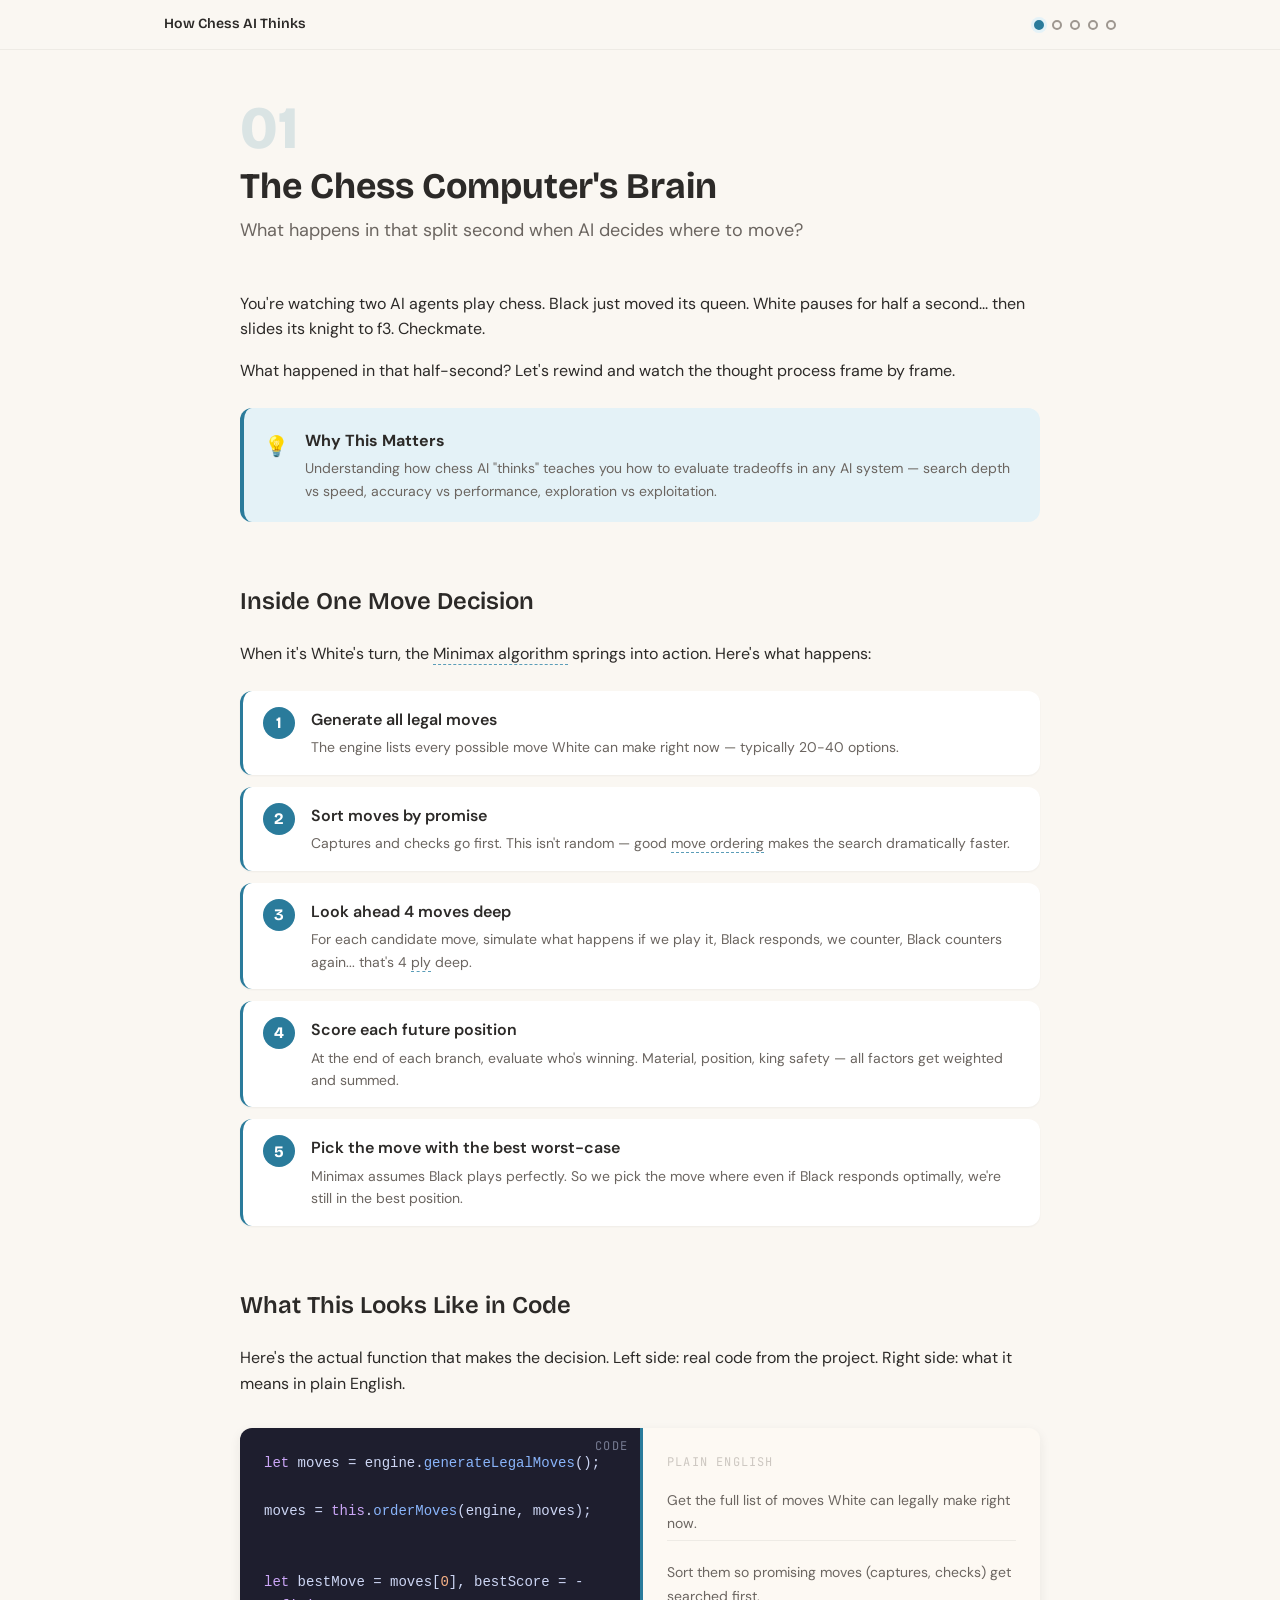
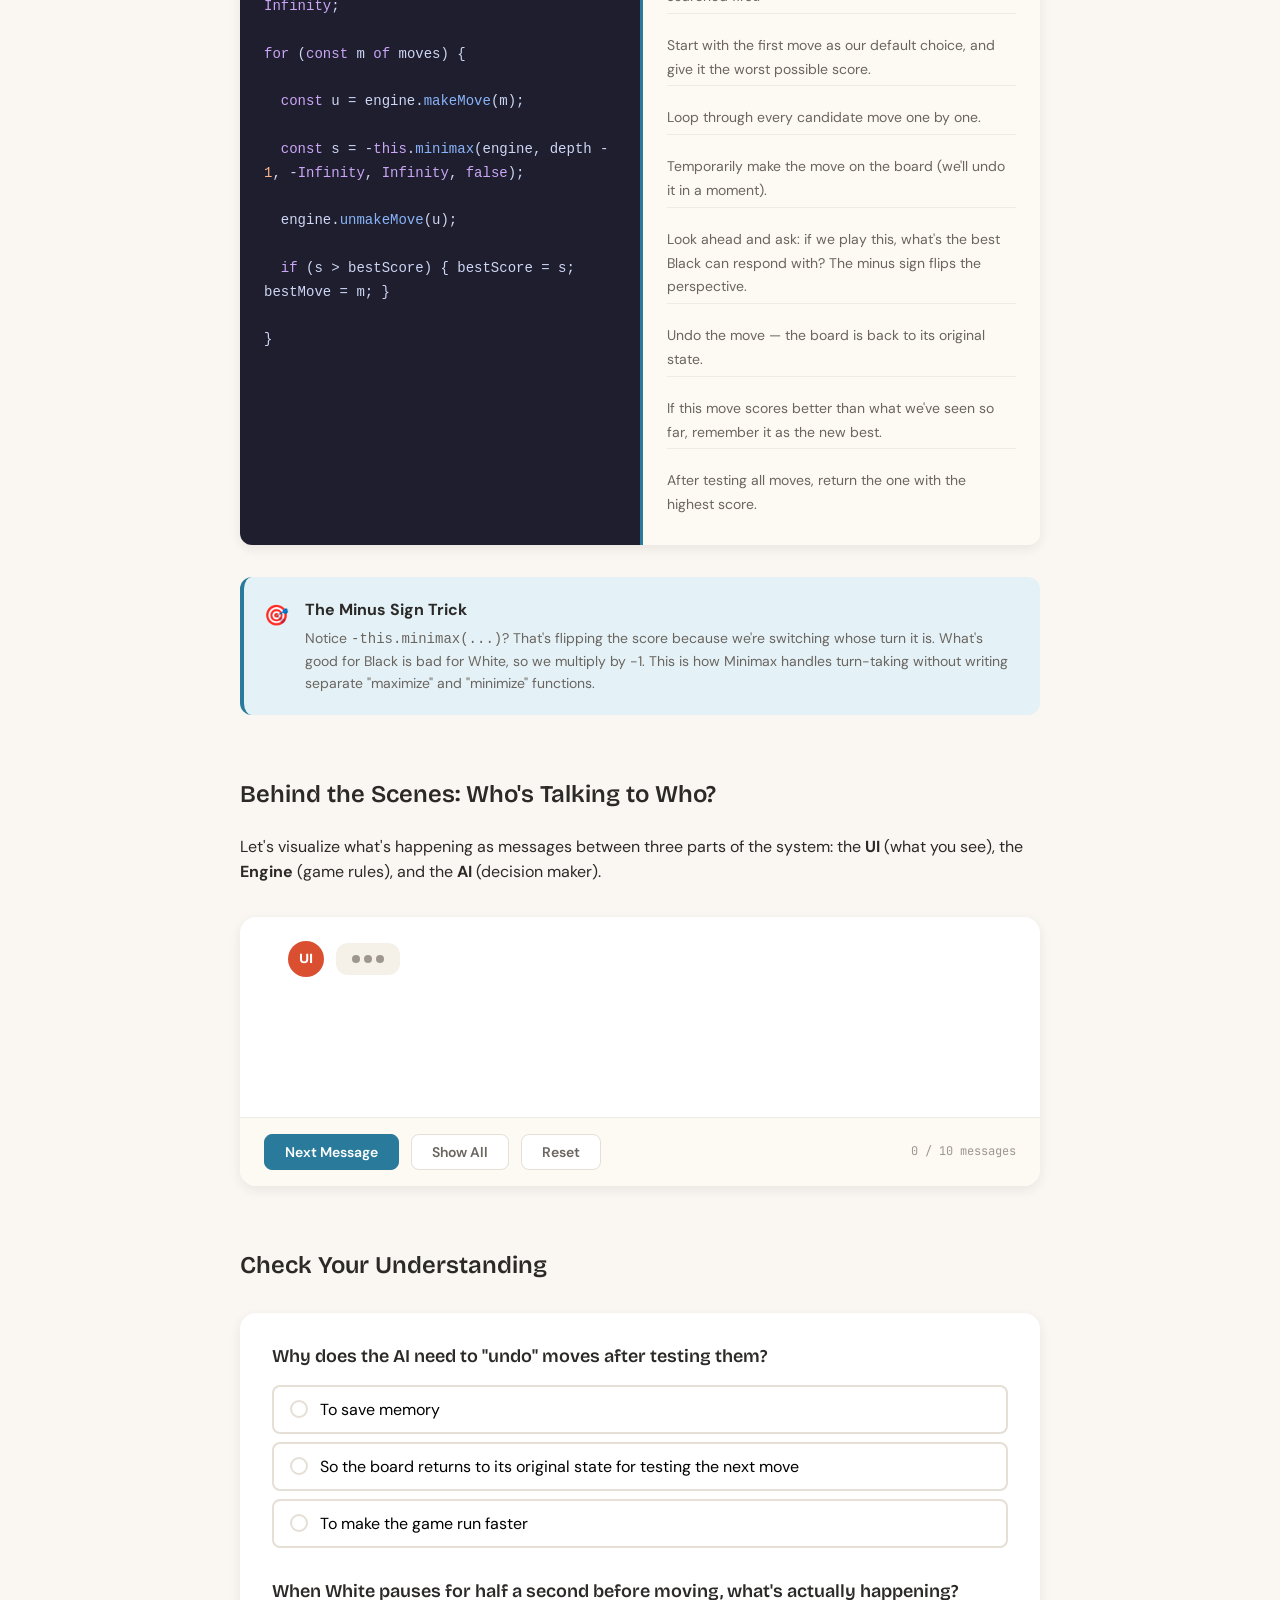
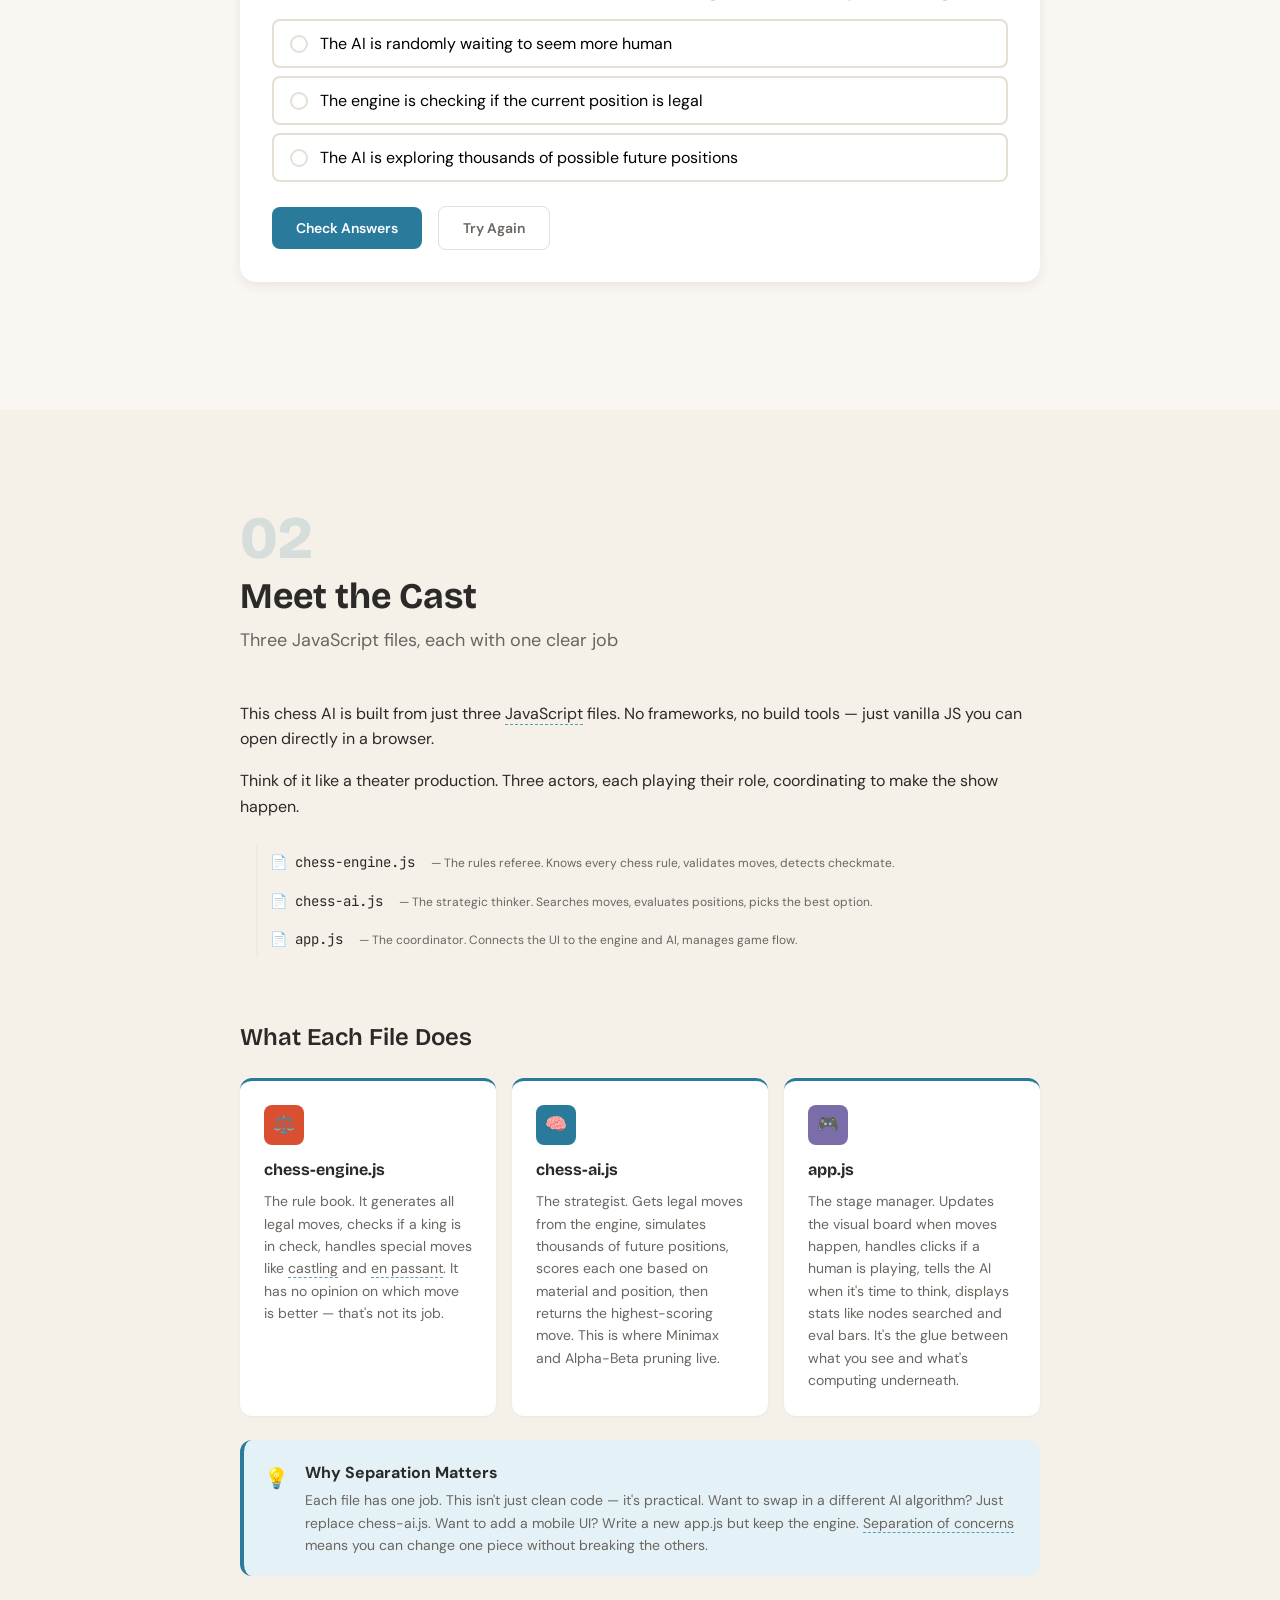
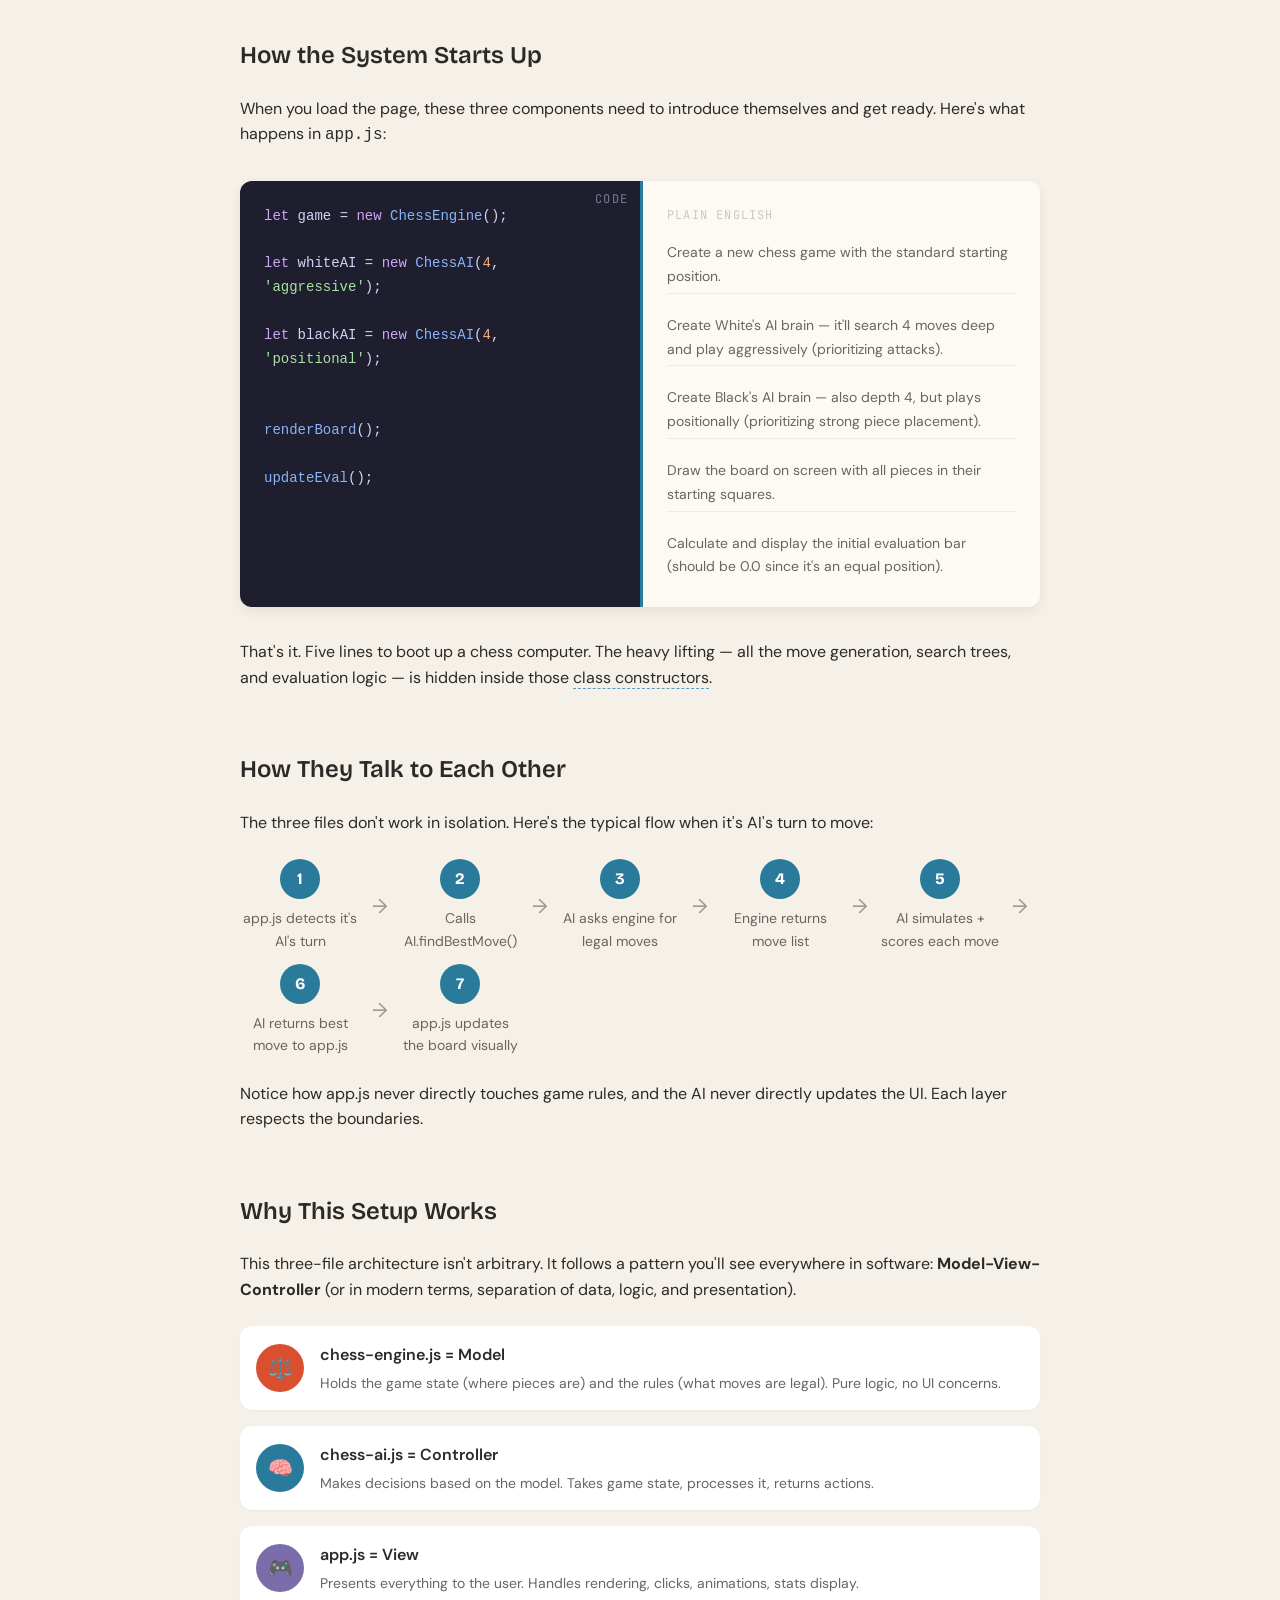
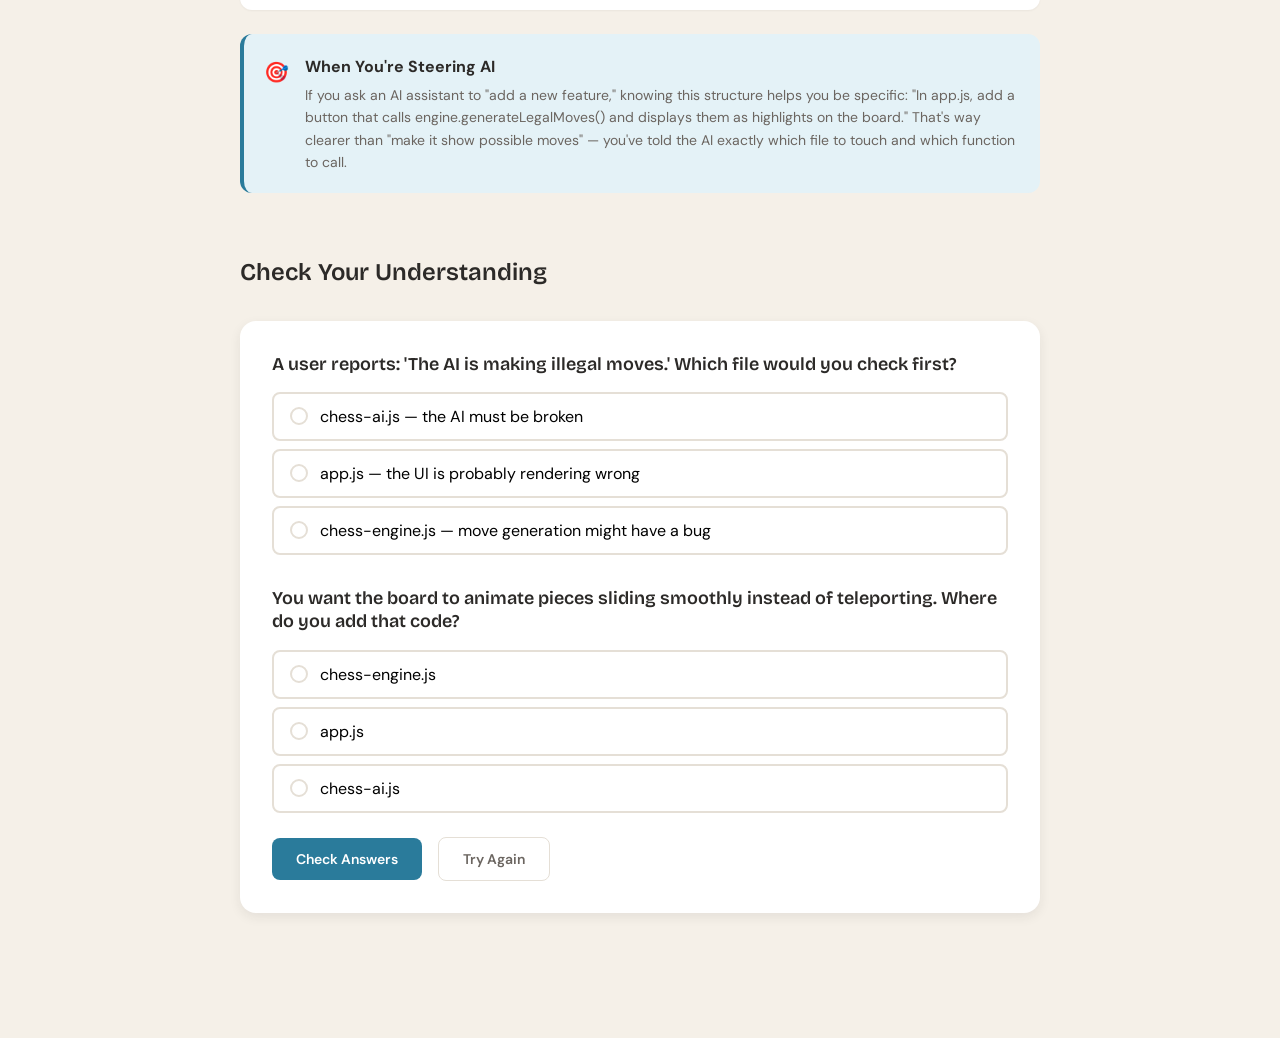
<file: course/index.html>
<!DOCTYPE html>
<html lang="en">
<head>
  <meta charset="UTF-8">
  <meta name="viewport" content="width=device-width, initial-scale=1.0">
  <title>How Chess AI Thinks — Inside the Minimax Algorithm</title>

  <!-- Google Fonts: Bricolage Grotesque · DM Sans · JetBrains Mono -->
  <link rel="preconnect" href="https://fonts.googleapis.com">
  <link rel="preconnect" href="https://fonts.gstatic.com" crossorigin>
  <link href="https://fonts.googleapis.com/css2?family=Bricolage+Grotesque:opsz,wght@12..96,400;12..96,600;12..96,700;12..96,800&family=DM+Sans:ital,opsz,wght@0,9..40,300;0,9..40,400;0,9..40,500;0,9..40,600;0,9..40,700;1,9..40,400;1,9..40,500&family=JetBrains+Mono:wght@400;500;600&display=swap" rel="stylesheet">

  <link rel="stylesheet" href="styles.css">

  <style>
    :root {
      --color-accent:       #2A7B9B;
      --color-accent-hover: #1F6280;
      --color-accent-light: #E4F2F7;
      --color-accent-muted: #5A9DB8;
    }
  </style>

  <script src="main.js" defer></script>
</head>
<body>

  <nav class="nav" id="nav">
    <div class="progress-bar" id="progress-bar" role="progressbar" aria-valuenow="0" aria-valuemin="0" aria-valuemax="100"></div>
    <div class="nav-inner">
      <span class="nav-title">How Chess AI Thinks</span>
      <div class="nav-dots" id="nav-dots" role="tablist">
        <button class="nav-dot" data-target="module-1" data-tooltip="The Chess Computer's Brain" role="tab" aria-label="Module 1: The Chess Computer's Brain"></button>
        <button class="nav-dot" data-target="module-2" data-tooltip="Meet the Cast" role="tab" aria-label="Module 2: Meet the Cast"></button>
        <button class="nav-dot" data-target="module-3" data-tooltip="The Crystal Ball" role="tab" aria-label="Module 3: The Crystal Ball"></button>
        <button class="nav-dot" data-target="module-4" data-tooltip="Three Personalities" role="tab" aria-label="Module 4: Three Personalities"></button>
        <button class="nav-dot" data-target="module-5" data-tooltip="When Things Break" role="tab" aria-label="Module 5: When Things Break"></button>
      </div>
    </div>
  </nav>

  <main id="main">
    <!-- modules/*.html content is assembled here by build.sh -->
<section class="module" id="module-1" style="background: var(--color-bg);">
  <div class="module-content">

    <header class="module-header animate-in">
      <span class="module-number">01</span>
      <h1 class="module-title">The Chess Computer's Brain</h1>
      <p class="module-subtitle">What happens in that split second when AI decides where to move?</p>
    </header>

    <!-- Screen 1: Opening Hook -->
    <div class="screen animate-in">
      <p>You're watching two AI agents play chess. Black just moved its queen. White pauses for half a second... then slides its knight to f3. Checkmate.</p>

      <p>What happened in that half-second? Let's rewind and watch the thought process frame by frame.</p>

      <div class="callout callout-accent">
        <span class="callout-icon">💡</span>
        <div class="callout-content">
          <span class="callout-title">Why This Matters</span>
          <p>Understanding how chess AI "thinks" teaches you how to evaluate tradeoffs in any AI system — search depth vs speed, accuracy vs performance, exploration vs exploitation.</p>
        </div>
      </div>
    </div>

    <!-- Screen 2: The Move Decision Process -->
    <div class="screen animate-in">
      <h2 class="screen-heading">Inside One Move Decision</h2>

      <p>When it's White's turn, the <span class="term" data-definition="Minimax is a decision-making algorithm that assumes both players play perfectly. It explores possible moves by minimizing the maximum possible loss.">Minimax algorithm</span> springs into action. Here's what happens:</p>

      <div class="step-cards stagger-children">
        <div class="step-card animate-in">
          <div class="step-num">1</div>
          <div class="step-body">
            <strong>Generate all legal moves</strong>
            <p>The engine lists every possible move White can make right now — typically 20-40 options.</p>
          </div>
        </div>
        <div class="step-card animate-in">
          <div class="step-num">2</div>
          <div class="step-body">
            <strong>Sort moves by promise</strong>
            <p>Captures and checks go first. This isn't random — good <span class="term" data-definition="Move ordering is sorting moves so the best ones are searched first, making Alpha-Beta pruning more effective.">move ordering</span> makes the search dramatically faster.</p>
          </div>
        </div>
        <div class="step-card animate-in">
          <div class="step-num">3</div>
          <div class="step-body">
            <strong>Look ahead 4 moves deep</strong>
            <p>For each candidate move, simulate what happens if we play it, Black responds, we counter, Black counters again... that's 4 <span class="term" data-definition="Ply is a single move by one player. A move by White and Black's response is 2 ply. Depth 4 means looking 4 ply (2 full moves) ahead.">ply</span> deep.</p>
          </div>
        </div>
        <div class="step-card animate-in">
          <div class="step-num">4</div>
          <div class="step-body">
            <strong>Score each future position</strong>
            <p>At the end of each branch, evaluate who's winning. Material, position, king safety — all factors get weighted and summed.</p>
          </div>
        </div>
        <div class="step-card animate-in">
          <div class="step-num">5</div>
          <div class="step-body">
            <strong>Pick the move with the best worst-case</strong>
            <p>Minimax assumes Black plays perfectly. So we pick the move where even if Black responds optimally, we're still in the best position.</p>
          </div>
        </div>
      </div>
    </div>

    <!-- Screen 3: Code Translation -->
    <div class="screen animate-in">
      <h2 class="screen-heading">What This Looks Like in Code</h2>

      <p>Here's the actual function that makes the decision. Left side: real code from the project. Right side: what it means in plain English.</p>

      <div class="translation-block">
        <div class="translation-code">
          <span class="translation-label">CODE</span>
          <pre><code><span class="code-line"><span class="code-keyword">let</span> moves = engine.<span class="code-function">generateLegalMoves</span>();</span>
<span class="code-line">moves = <span class="code-keyword">this</span>.<span class="code-function">orderMoves</span>(engine, moves);</span>
<span class="code-line"></span>
<span class="code-line"><span class="code-keyword">let</span> bestMove = moves[<span class="code-number">0</span>], bestScore = -<span class="code-keyword">Infinity</span>;</span>
<span class="code-line"><span class="code-keyword">for</span> (<span class="code-keyword">const</span> m <span class="code-keyword">of</span> moves) {</span>
<span class="code-line">  <span class="code-keyword">const</span> u = engine.<span class="code-function">makeMove</span>(m);</span>
<span class="code-line">  <span class="code-keyword">const</span> s = -<span class="code-keyword">this</span>.<span class="code-function">minimax</span>(engine, depth - <span class="code-number">1</span>, -<span class="code-keyword">Infinity</span>, <span class="code-keyword">Infinity</span>, <span class="code-keyword">false</span>);</span>
<span class="code-line">  engine.<span class="code-function">unmakeMove</span>(u);</span>
<span class="code-line">  <span class="code-keyword">if</span> (s > bestScore) { bestScore = s; bestMove = m; }</span>
<span class="code-line">}</span></code></pre>
        </div>
        <div class="translation-english">
          <span class="translation-label">PLAIN ENGLISH</span>
          <div class="translation-lines">
            <p class="tl">Get the full list of moves White can legally make right now.</p>
            <p class="tl">Sort them so promising moves (captures, checks) get searched first.</p>
            <p class="tl">Start with the first move as our default choice, and give it the worst possible score.</p>
            <p class="tl">Loop through every candidate move one by one.</p>
            <p class="tl">Temporarily make the move on the board (we'll undo it in a moment).</p>
            <p class="tl">Look ahead and ask: if we play this, what's the best Black can respond with? The minus sign flips the perspective.</p>
            <p class="tl">Undo the move — the board is back to its original state.</p>
            <p class="tl">If this move scores better than what we've seen so far, remember it as the new best.</p>
            <p class="tl">After testing all moves, return the one with the highest score.</p>
          </div>
        </div>
      </div>

      <div class="callout callout-info">
        <span class="callout-icon">🎯</span>
        <div class="callout-content">
          <span class="callout-title">The Minus Sign Trick</span>
          <p>Notice <code>-this.minimax(...)</code>? That's flipping the score because we're switching whose turn it is. What's good for Black is bad for White, so we multiply by -1. This is how Minimax handles turn-taking without writing separate "maximize" and "minimize" functions.</p>
        </div>
      </div>
    </div>

    <!-- Screen 4: Components Talking (Group Chat) -->
    <div class="screen animate-in">
      <h2 class="screen-heading">Behind the Scenes: Who's Talking to Who?</h2>

      <p>Let's visualize what's happening as messages between three parts of the system: the <strong>UI</strong> (what you see), the <strong>Engine</strong> (game rules), and the <strong>AI</strong> (decision maker).</p>

      <div class="chat-window" id="chat-module1">
        <div class="chat-messages">
          <div class="chat-message" data-msg="0" data-sender="ui" style="display:none">
            <div class="chat-avatar" style="background: var(--color-actor-1)">UI</div>
            <div class="chat-bubble">
              <span class="chat-sender" style="color: var(--color-actor-1)">UI</span>
              <p>It's White's turn. AI, what move should we make?</p>
            </div>
          </div>
          <div class="chat-message" data-msg="1" data-sender="ai" style="display:none">
            <div class="chat-avatar" style="background: var(--color-actor-2)">AI</div>
            <div class="chat-bubble">
              <span class="chat-sender" style="color: var(--color-actor-2)">AI (White)</span>
              <p>Engine, give me all the legal moves from this position.</p>
            </div>
          </div>
          <div class="chat-message" data-msg="2" data-sender="engine" style="display:none">
            <div class="chat-avatar" style="background: var(--color-actor-3)">E</div>
            <div class="chat-bubble">
              <span class="chat-sender" style="color: var(--color-actor-3)">Engine</span>
              <p>Here are 34 legal moves: Knight to f3, Pawn to e4, Queen to d5...</p>
            </div>
          </div>
          <div class="chat-message" data-msg="3" data-sender="ai" style="display:none">
            <div class="chat-avatar" style="background: var(--color-actor-2)">AI</div>
            <div class="chat-bubble">
              <span class="chat-sender" style="color: var(--color-actor-2)">AI (White)</span>
              <p>Let me try Knight to f3. Engine, temporarily make that move.</p>
            </div>
          </div>
          <div class="chat-message" data-msg="4" data-sender="engine" style="display:none">
            <div class="chat-avatar" style="background: var(--color-actor-3)">E</div>
            <div class="chat-bubble">
              <span class="chat-sender" style="color: var(--color-actor-3)">Engine</span>
              <p>Done. Knight is now on f3. Black to move.</p>
            </div>
          </div>
          <div class="chat-message" data-msg="5" data-sender="ai" style="display:none">
            <div class="chat-avatar" style="background: var(--color-actor-2)">AI</div>
            <div class="chat-bubble">
              <span class="chat-sender" style="color: var(--color-actor-2)">AI (White)</span>
              <p>Now simulate Black's best response... (searching 10,847 positions deep)</p>
            </div>
          </div>
          <div class="chat-message" data-msg="6" data-sender="ai" style="display:none">
            <div class="chat-avatar" style="background: var(--color-actor-2)">AI</div>
            <div class="chat-bubble">
              <span class="chat-sender" style="color: var(--color-actor-2)">AI (White)</span>
              <p>This move scores +2.4 (good for White). Engine, undo that move.</p>
            </div>
          </div>
          <div class="chat-message" data-msg="7" data-sender="engine" style="display:none">
            <div class="chat-avatar" style="background: var(--color-actor-3)">E</div>
            <div class="chat-bubble">
              <span class="chat-sender" style="color: var(--color-actor-3)">Engine</span>
              <p>Undone. Board is back to the starting position.</p>
            </div>
          </div>
          <div class="chat-message" data-msg="8" data-sender="ai" style="display:none">
            <div class="chat-avatar" style="background: var(--color-actor-2)">AI</div>
            <div class="chat-bubble">
              <span class="chat-sender" style="color: var(--color-actor-2)">AI (White)</span>
              <p>After testing all 34 moves, Knight to f3 scores highest. UI, play that move.</p>
            </div>
          </div>
          <div class="chat-message" data-msg="9" data-sender="ui" style="display:none">
            <div class="chat-avatar" style="background: var(--color-actor-1)">UI</div>
            <div class="chat-bubble">
              <span class="chat-sender" style="color: var(--color-actor-1)">UI</span>
              <p>Done! Knight slides to f3. Checkmate! White wins.</p>
            </div>
          </div>
          <div class="chat-typing">
            <div class="chat-avatar" style="background: var(--color-actor-1)">UI</div>
            <div class="chat-typing-dots">
              <div class="typing-dot"></div>
              <div class="typing-dot"></div>
              <div class="typing-dot"></div>
            </div>
          </div>
        </div>
        <div class="chat-controls">
          <button class="btn btn-primary chat-next-btn">Next Message</button>
          <button class="btn chat-all-btn">Show All</button>
          <button class="btn chat-reset-btn">Reset</button>
          <span class="chat-progress"></span>
        </div>
      </div>
    </div>

    <!-- Screen 5: Quiz -->
    <div class="screen animate-in">
      <h2 class="screen-heading">Check Your Understanding</h2>

      <div class="quiz-container" id="quiz-module1">
        <div class="quiz-question-block"
             data-correct="option-b"
             data-explanation-right="Exactly! The AI tests each move by actually playing it on the board, then undoes it. This is why the Engine needs the makeMove() and unmakeMove() functions — they let the AI explore futures without permanently changing the board."
             data-explanation-wrong="Think about what happens in the code loop: the AI makes a move, scores it, then undoes it. The board needs to go back to its original state so the next move can be tested fairly.">
          <h3 class="quiz-question">Why does the AI need to "undo" moves after testing them?</h3>
          <div class="quiz-options">
            <button class="quiz-option" data-value="option-a" onclick="selectOption(this)">
              <div class="quiz-option-radio"></div>
              <span>To save memory</span>
            </button>
            <button class="quiz-option" data-value="option-b" onclick="selectOption(this)">
              <div class="quiz-option-radio"></div>
              <span>So the board returns to its original state for testing the next move</span>
            </button>
            <button class="quiz-option" data-value="option-c" onclick="selectOption(this)">
              <div class="quiz-option-radio"></div>
              <span>To make the game run faster</span>
            </button>
          </div>
          <div class="quiz-feedback"></div>
        </div>

        <div class="quiz-question-block"
             data-correct="option-c"
             data-explanation-right="Correct! Minimax explores thousands of positions per move. At depth 4 with 30 moves per position, that's potentially 30^4 = 810,000 positions. The actual number is lower thanks to pruning, but it's still a lot of searching happening in that half-second pause."
             data-explanation-wrong="The AI isn't picking randomly or just looking at the current board. It's systematically exploring future possibilities by playing out full games in its head. Think about what 'depth 4' means — how many positions does that create?">
          <h3 class="quiz-question">When White pauses for half a second before moving, what's actually happening?</h3>
          <div class="quiz-options">
            <button class="quiz-option" data-value="option-a" onclick="selectOption(this)">
              <div class="quiz-option-radio"></div>
              <span>The AI is randomly waiting to seem more human</span>
            </button>
            <button class="quiz-option" data-value="option-b" onclick="selectOption(this)">
              <div class="quiz-option-radio"></div>
              <span>The engine is checking if the current position is legal</span>
            </button>
            <button class="quiz-option" data-value="option-c" onclick="selectOption(this)">
              <div class="quiz-option-radio"></div>
              <span>The AI is exploring thousands of possible future positions</span>
            </button>
          </div>
          <div class="quiz-feedback"></div>
        </div>

        <button class="quiz-check-btn" onclick="checkQuiz('quiz-module1')">Check Answers</button>
        <button class="quiz-reset-btn" onclick="resetQuiz('quiz-module1')">Try Again</button>
      </div>
    </div>

  </div>
</section>
<section class="module" id="module-2" style="background: var(--color-bg-warm);">
  <div class="module-content">

    <header class="module-header animate-in">
      <span class="module-number">02</span>
      <h1 class="module-title">Meet the Cast</h1>
      <p class="module-subtitle">Three JavaScript files, each with one clear job</p>
    </header>

    <!-- Screen 1: The Project Structure -->
    <div class="screen animate-in">
      <p>This chess AI is built from just three <span class="term" data-definition="JavaScript (JS) is the programming language that runs in web browsers. It makes websites interactive.">JavaScript</span> files. No frameworks, no build tools — just vanilla JS you can open directly in a browser.</p>

      <p>Think of it like a theater production. Three actors, each playing their role, coordinating to make the show happen.</p>

      <div class="file-tree">
        <div class="ft-file">
          <span class="ft-name">chess-engine.js</span>
          <span class="ft-desc">— The rules referee. Knows every chess rule, validates moves, detects checkmate.</span>
        </div>
        <div class="ft-file">
          <span class="ft-name">chess-ai.js</span>
          <span class="ft-desc">— The strategic thinker. Searches moves, evaluates positions, picks the best option.</span>
        </div>
        <div class="ft-file">
          <span class="ft-name">app.js</span>
          <span class="ft-desc">— The coordinator. Connects the UI to the engine and AI, manages game flow.</span>
        </div>
      </div>
    </div>

    <!-- Screen 2: Component Responsibilities -->
    <div class="screen animate-in">
      <h2 class="screen-heading">What Each File Does</h2>

      <div class="pattern-cards stagger-children">
        <div class="pattern-card animate-in">
          <div class="pattern-icon" style="background: var(--color-actor-1); color: white;">⚖️</div>
          <h3 class="pattern-title">chess-engine.js</h3>
          <p class="pattern-desc">The rule book. It generates all legal moves, checks if a king is in check, handles special moves like <span class="term" data-definition="Castling is a special move in chess where the king and rook move simultaneously. The king moves two squares toward the rook, and the rook jumps over to the other side of the king.">castling</span> and <span class="term" data-definition="En passant is a special pawn capture that can happen when an opponent's pawn moves two squares forward from its starting position, landing beside your pawn. You can capture it as if it had only moved one square.">en passant</span>. It has no opinion on which move is better — that's not its job.</p>
        </div>

        <div class="pattern-card animate-in">
          <div class="pattern-icon" style="background: var(--color-actor-2); color: white;">🧠</div>
          <h3 class="pattern-title">chess-ai.js</h3>
          <p class="pattern-desc">The strategist. Gets legal moves from the engine, simulates thousands of future positions, scores each one based on material and position, then returns the highest-scoring move. This is where Minimax and Alpha-Beta pruning live.</p>
        </div>

        <div class="pattern-card animate-in">
          <div class="pattern-icon" style="background: var(--color-actor-3); color: white;">🎮</div>
          <h3 class="pattern-title">app.js</h3>
          <p class="pattern-desc">The stage manager. Updates the visual board when moves happen, handles clicks if a human is playing, tells the AI when it's time to think, displays stats like nodes searched and eval bars. It's the glue between what you see and what's computing underneath.</p>
        </div>
      </div>

      <div class="callout callout-accent">
        <span class="callout-icon">💡</span>
        <div class="callout-content">
          <span class="callout-title">Why Separation Matters</span>
          <p>Each file has one job. This isn't just clean code — it's practical. Want to swap in a different AI algorithm? Just replace chess-ai.js. Want to add a mobile UI? Write a new app.js but keep the engine. <span class="term" data-definition="Separation of concerns means dividing a program into distinct sections, each handling one responsibility. It makes code easier to understand, test, and modify.">Separation of concerns</span> means you can change one piece without breaking the others.</p>
        </div>
      </div>
    </div>

    <!-- Screen 3: Code Translation - Initialization -->
    <div class="screen animate-in">
      <h2 class="screen-heading">How the System Starts Up</h2>

      <p>When you load the page, these three components need to introduce themselves and get ready. Here's what happens in <code>app.js</code>:</p>

      <div class="translation-block">
        <div class="translation-code">
          <span class="translation-label">CODE</span>
          <pre><code><span class="code-line"><span class="code-keyword">let</span> game = <span class="code-keyword">new</span> <span class="code-function">ChessEngine</span>();</span>
<span class="code-line"><span class="code-keyword">let</span> whiteAI = <span class="code-keyword">new</span> <span class="code-function">ChessAI</span>(<span class="code-number">4</span>, <span class="code-string">'aggressive'</span>);</span>
<span class="code-line"><span class="code-keyword">let</span> blackAI = <span class="code-keyword">new</span> <span class="code-function">ChessAI</span>(<span class="code-number">4</span>, <span class="code-string">'positional'</span>);</span>
<span class="code-line"></span>
<span class="code-line"><span class="code-function">renderBoard</span>();</span>
<span class="code-line"><span class="code-function">updateEval</span>();</span></code></pre>
        </div>
        <div class="translation-english">
          <span class="translation-label">PLAIN ENGLISH</span>
          <div class="translation-lines">
            <p class="tl">Create a new chess game with the standard starting position.</p>
            <p class="tl">Create White's AI brain — it'll search 4 moves deep and play aggressively (prioritizing attacks).</p>
            <p class="tl">Create Black's AI brain — also depth 4, but plays positionally (prioritizing strong piece placement).</p>
            <p class="tl">Draw the board on screen with all pieces in their starting squares.</p>
            <p class="tl">Calculate and display the initial evaluation bar (should be 0.0 since it's an equal position).</p>
          </div>
        </div>
      </div>

      <p>That's it. Five lines to boot up a chess computer. The heavy lifting — all the move generation, search trees, and evaluation logic — is hidden inside those <span class="term" data-definition="A class is a blueprint for creating objects. ChessEngine is a class that defines what a chess game can do (generate moves, check legality, etc). Each new ChessEngine() creates a fresh game instance.">class constructors</span>.</p>
    </div>

    <!-- Screen 4: Communication Flow -->
    <div class="screen animate-in">
      <h2 class="screen-heading">How They Talk to Each Other</h2>

      <p>The three files don't work in isolation. Here's the typical flow when it's AI's turn to move:</p>

      <div class="flow-steps">
        <div class="flow-step">
          <div class="flow-step-num">1</div>
          <p>app.js detects it's AI's turn</p>
        </div>
        <div class="flow-arrow">→</div>
        <div class="flow-step">
          <div class="flow-step-num">2</div>
          <p>Calls AI.findBestMove()</p>
        </div>
        <div class="flow-arrow">→</div>
        <div class="flow-step">
          <div class="flow-step-num">3</div>
          <p>AI asks engine for legal moves</p>
        </div>
        <div class="flow-arrow">→</div>
        <div class="flow-step">
          <div class="flow-step-num">4</div>
          <p>Engine returns move list</p>
        </div>
        <div class="flow-arrow">→</div>
        <div class="flow-step">
          <div class="flow-step-num">5</div>
          <p>AI simulates + scores each move</p>
        </div>
        <div class="flow-arrow">→</div>
        <div class="flow-step">
          <div class="flow-step-num">6</div>
          <p>AI returns best move to app.js</p>
        </div>
        <div class="flow-arrow">→</div>
        <div class="flow-step">
          <div class="flow-step-num">7</div>
          <p>app.js updates the board visually</p>
        </div>
      </div>

      <p>Notice how app.js never directly touches game rules, and the AI never directly updates the UI. Each layer respects the boundaries.</p>
    </div>

    <!-- Screen 5: Why This Architecture -->
    <div class="screen animate-in">
      <h2 class="screen-heading">Why This Setup Works</h2>

      <p>This three-file architecture isn't arbitrary. It follows a pattern you'll see everywhere in software: <strong>Model-View-Controller</strong> (or in modern terms, separation of data, logic, and presentation).</p>

      <div class="icon-rows">
        <div class="icon-row">
          <div class="icon-circle" style="background: var(--color-actor-1);">⚖️</div>
          <div>
            <strong>chess-engine.js = Model</strong>
            <p>Holds the game state (where pieces are) and the rules (what moves are legal). Pure logic, no UI concerns.</p>
          </div>
        </div>
        <div class="icon-row">
          <div class="icon-circle" style="background: var(--color-actor-2);">🧠</div>
          <div>
            <strong>chess-ai.js = Controller</strong>
            <p>Makes decisions based on the model. Takes game state, processes it, returns actions.</p>
          </div>
        </div>
        <div class="icon-row">
          <div class="icon-circle" style="background: var(--color-actor-3);">🎮</div>
          <div>
            <strong>app.js = View</strong>
            <p>Presents everything to the user. Handles rendering, clicks, animations, stats display.</p>
          </div>
        </div>
      </div>

      <div class="callout callout-info">
        <span class="callout-icon">🎯</span>
        <div class="callout-content">
          <span class="callout-title">When You're Steering AI</span>
          <p>If you ask an AI assistant to "add a new feature," knowing this structure helps you be specific: "In app.js, add a button that calls engine.generateLegalMoves() and displays them as highlights on the board." That's way clearer than "make it show possible moves" — you've told the AI exactly which file to touch and which function to call.</p>
        </div>
      </div>
    </div>

    <!-- Screen 6: Quiz -->
    <div class="screen animate-in">
      <h2 class="screen-heading">Check Your Understanding</h2>

      <div class="quiz-container" id="quiz-module2">
        <div class="quiz-question-block"
             data-correct="option-c"
             data-explanation-right="Exactly! The engine is the rules referee — it knows what's legal but has no opinion on what's smart. The AI uses those legal moves to decide what to play, and app.js displays the result. Each file has one job."
             data-explanation-wrong="Think about what 'engine' means in this context. It's not making strategic decisions — that's the AI's job. The engine just knows the rules of chess inside and out.">
          <h3 class="quiz-question">A user reports: 'The AI is making illegal moves.' Which file would you check first?</h3>
          <div class="quiz-options">
            <button class="quiz-option" data-value="option-a" onclick="selectOption(this)">
              <div class="quiz-option-radio"></div>
              <span>chess-ai.js — the AI must be broken</span>
            </button>
            <button class="quiz-option" data-value="option-b" onclick="selectOption(this)">
              <div class="quiz-option-radio"></div>
              <span>app.js — the UI is probably rendering wrong</span>
            </button>
            <button class="quiz-option" data-value="option-c" onclick="selectOption(this)">
              <div class="quiz-option-radio"></div>
              <span>chess-engine.js — move generation might have a bug</span>
            </button>
          </div>
          <div class="quiz-feedback"></div>
        </div>

        <div class="quiz-question-block"
             data-correct="option-b"
             data-explanation-right="Correct! app.js handles everything UI-related. The board animation, the move history, the evaluation bar — all app.js. The engine and AI just care about logic and numbers."
             data-explanation-wrong="Remember the separation: engine = rules, AI = strategy, app = presentation. Which one is responsible for what the user sees?">
          <h3 class="quiz-question">You want the board to animate pieces sliding smoothly instead of teleporting. Where do you add that code?</h3>
          <div class="quiz-options">
            <button class="quiz-option" data-value="option-a" onclick="selectOption(this)">
              <div class="quiz-option-radio"></div>
              <span>chess-engine.js</span>
            </button>
            <button class="quiz-option" data-value="option-b" onclick="selectOption(this)">
              <div class="quiz-option-radio"></div>
              <span>app.js</span>
            </button>
            <button class="quiz-option" data-value="option-c" onclick="selectOption(this)">
              <div class="quiz-option-radio"></div>
              <span>chess-ai.js</span>
            </button>
          </div>
          <div class="quiz-feedback"></div>
        </div>

        <button class="quiz-check-btn" onclick="checkQuiz('quiz-module2')">Check Answers</button>
        <button class="quiz-reset-btn" onclick="resetQuiz('quiz-module2')">Try Again</button>
      </div>
    </div>

  </div>
</section>
  </main>

</body>
</html>
</file>
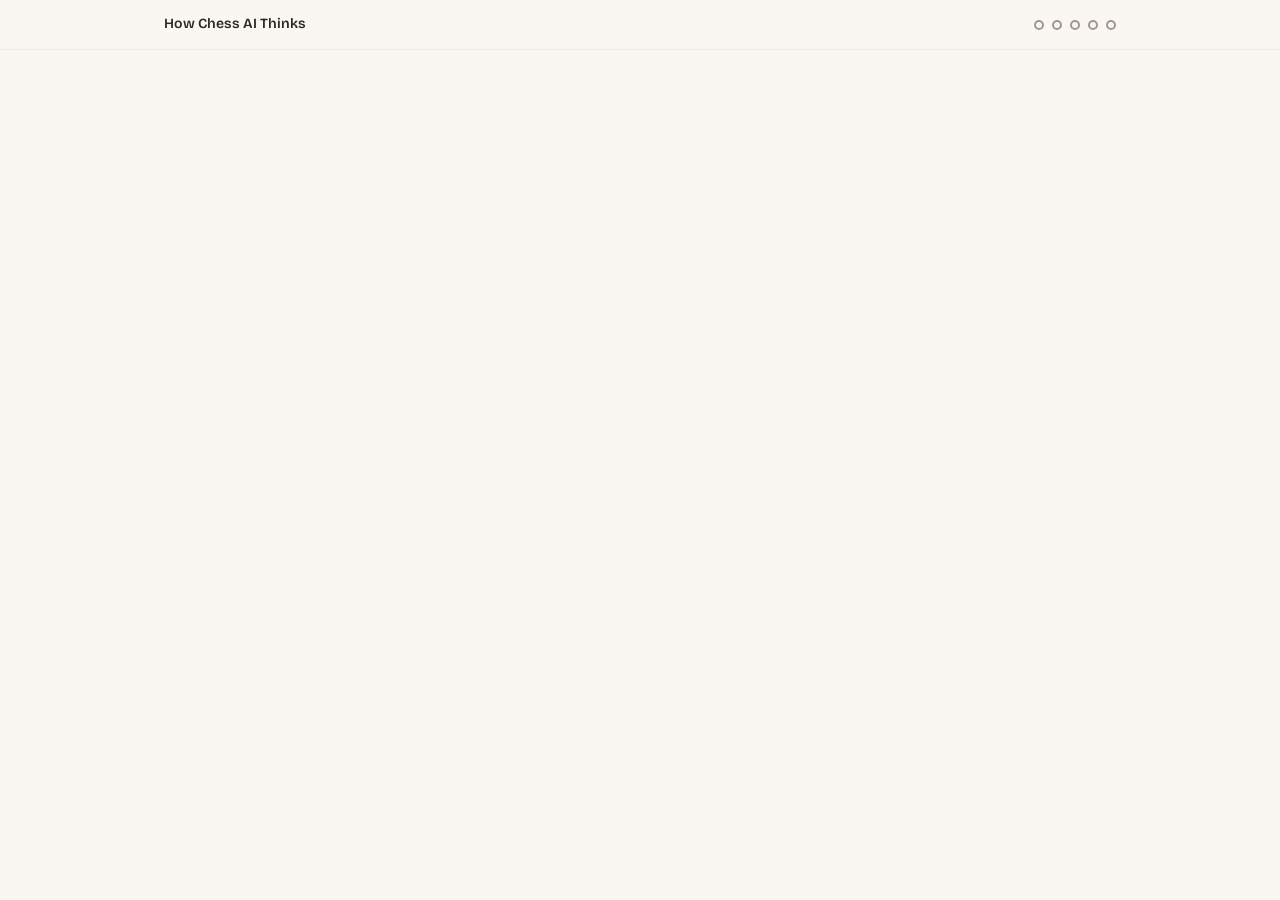
<file: course/_base.html>
<!DOCTYPE html>
<html lang="en">
<head>
  <meta charset="UTF-8">
  <meta name="viewport" content="width=device-width, initial-scale=1.0">
  <title>How Chess AI Thinks — Inside the Minimax Algorithm</title>

  <!-- Google Fonts: Bricolage Grotesque · DM Sans · JetBrains Mono -->
  <link rel="preconnect" href="https://fonts.googleapis.com">
  <link rel="preconnect" href="https://fonts.gstatic.com" crossorigin>
  <link href="https://fonts.googleapis.com/css2?family=Bricolage+Grotesque:opsz,wght@12..96,400;12..96,600;12..96,700;12..96,800&family=DM+Sans:ital,opsz,wght@0,9..40,300;0,9..40,400;0,9..40,500;0,9..40,600;0,9..40,700;1,9..40,400;1,9..40,500&family=JetBrains+Mono:wght@400;500;600&display=swap" rel="stylesheet">

  <link rel="stylesheet" href="styles.css">

  <style>
    :root {
      --color-accent:       #2A7B9B;
      --color-accent-hover: #1F6280;
      --color-accent-light: #E4F2F7;
      --color-accent-muted: #5A9DB8;
    }
  </style>

  <script src="main.js" defer></script>
</head>
<body>

  <nav class="nav" id="nav">
    <div class="progress-bar" id="progress-bar" role="progressbar" aria-valuenow="0" aria-valuemin="0" aria-valuemax="100"></div>
    <div class="nav-inner">
      <span class="nav-title">How Chess AI Thinks</span>
      <div class="nav-dots" id="nav-dots" role="tablist">
        <button class="nav-dot" data-target="module-1" data-tooltip="The Chess Computer's Brain" role="tab" aria-label="Module 1: The Chess Computer's Brain"></button>
        <button class="nav-dot" data-target="module-2" data-tooltip="Meet the Cast" role="tab" aria-label="Module 2: Meet the Cast"></button>
        <button class="nav-dot" data-target="module-3" data-tooltip="The Crystal Ball" role="tab" aria-label="Module 3: The Crystal Ball"></button>
        <button class="nav-dot" data-target="module-4" data-tooltip="Three Personalities" role="tab" aria-label="Module 4: Three Personalities"></button>
        <button class="nav-dot" data-target="module-5" data-tooltip="When Things Break" role="tab" aria-label="Module 5: When Things Break"></button>
      </div>
    </div>
  </nav>

  <main id="main">
    <!-- modules/*.html content is assembled here by build.sh -->
</file>
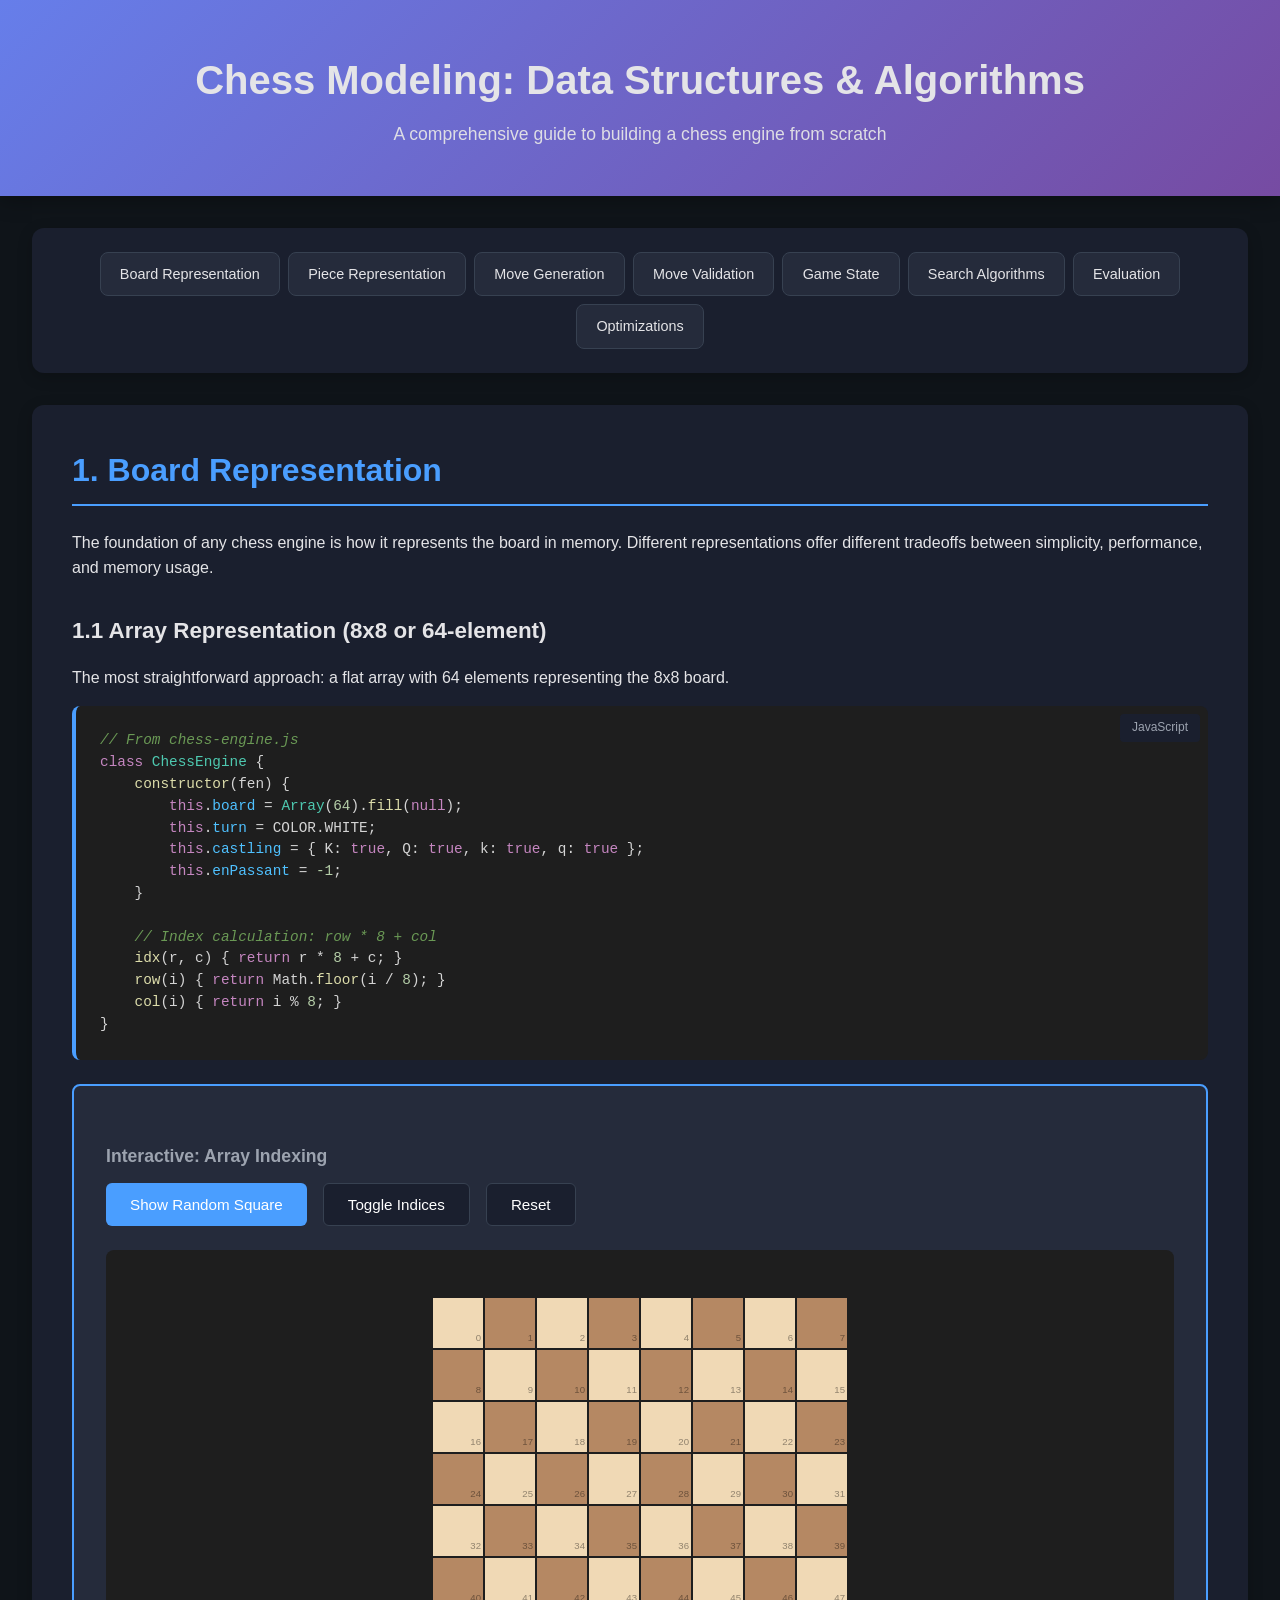
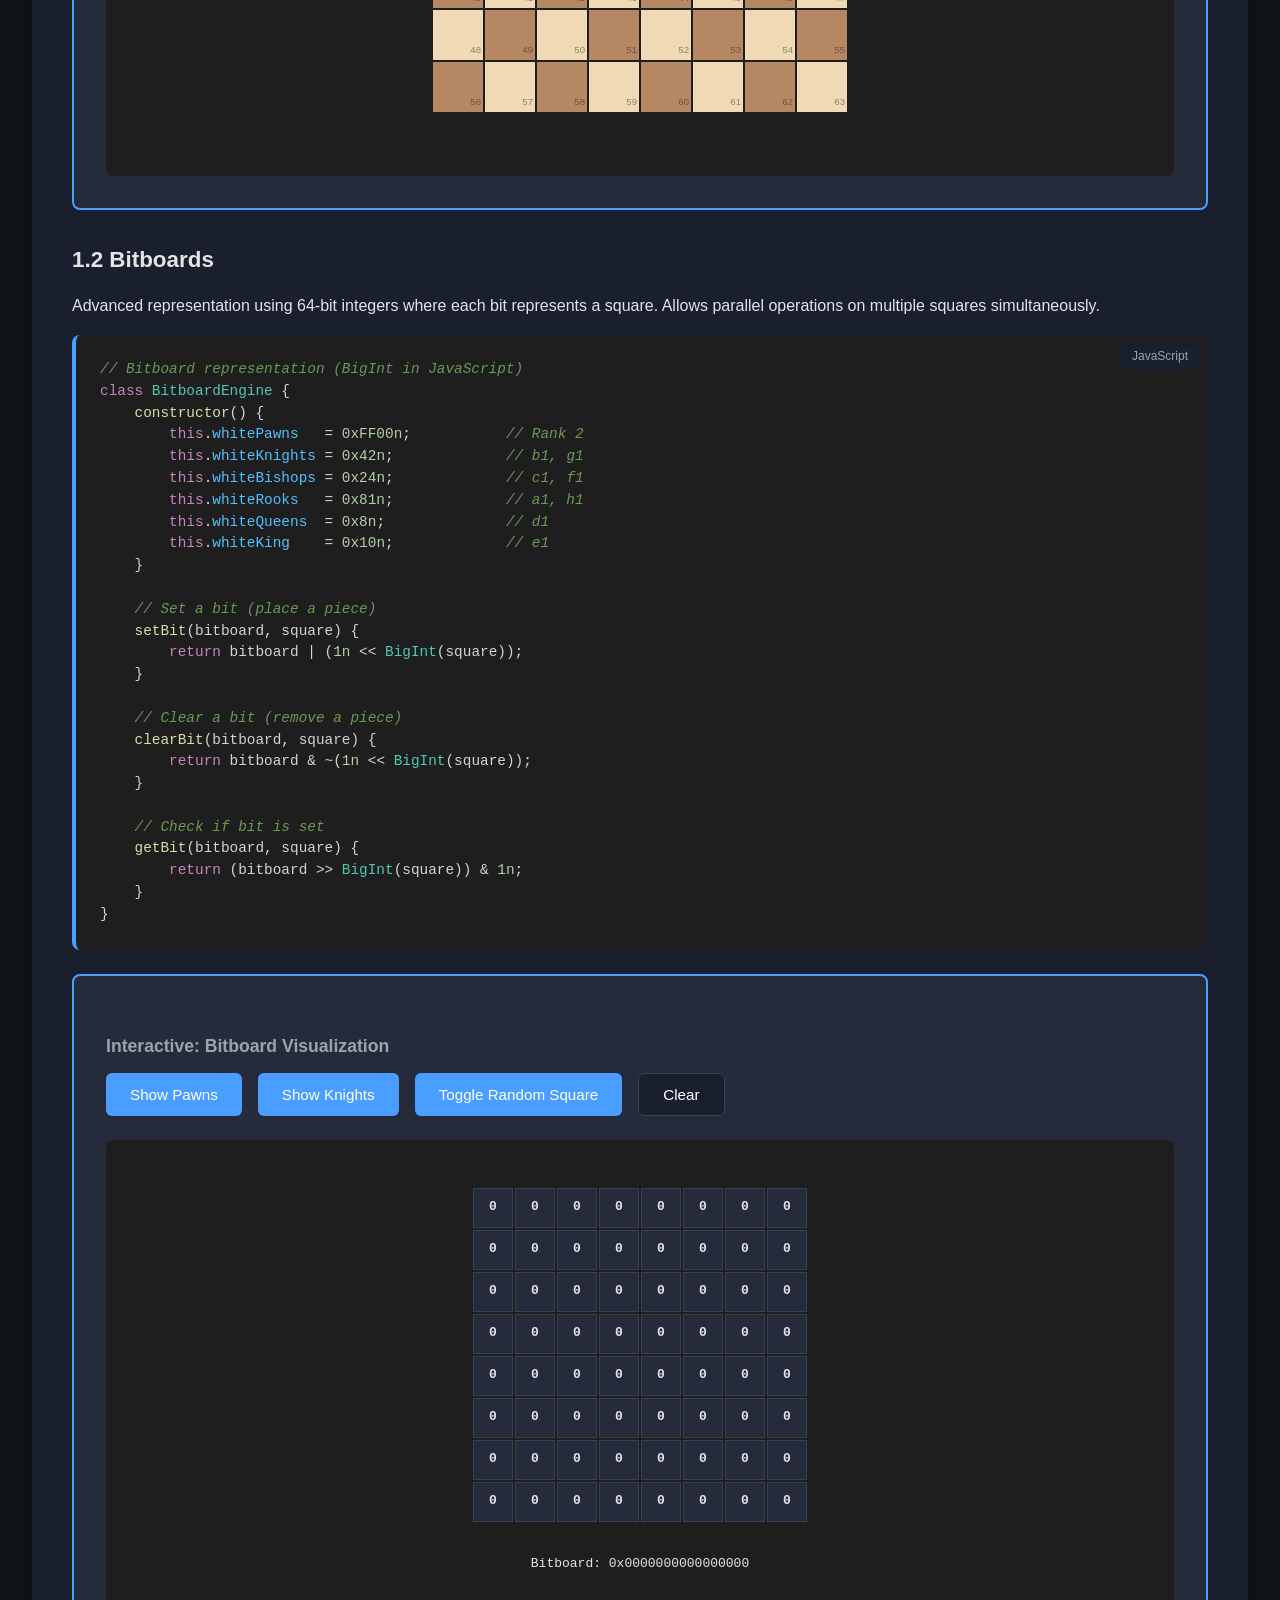
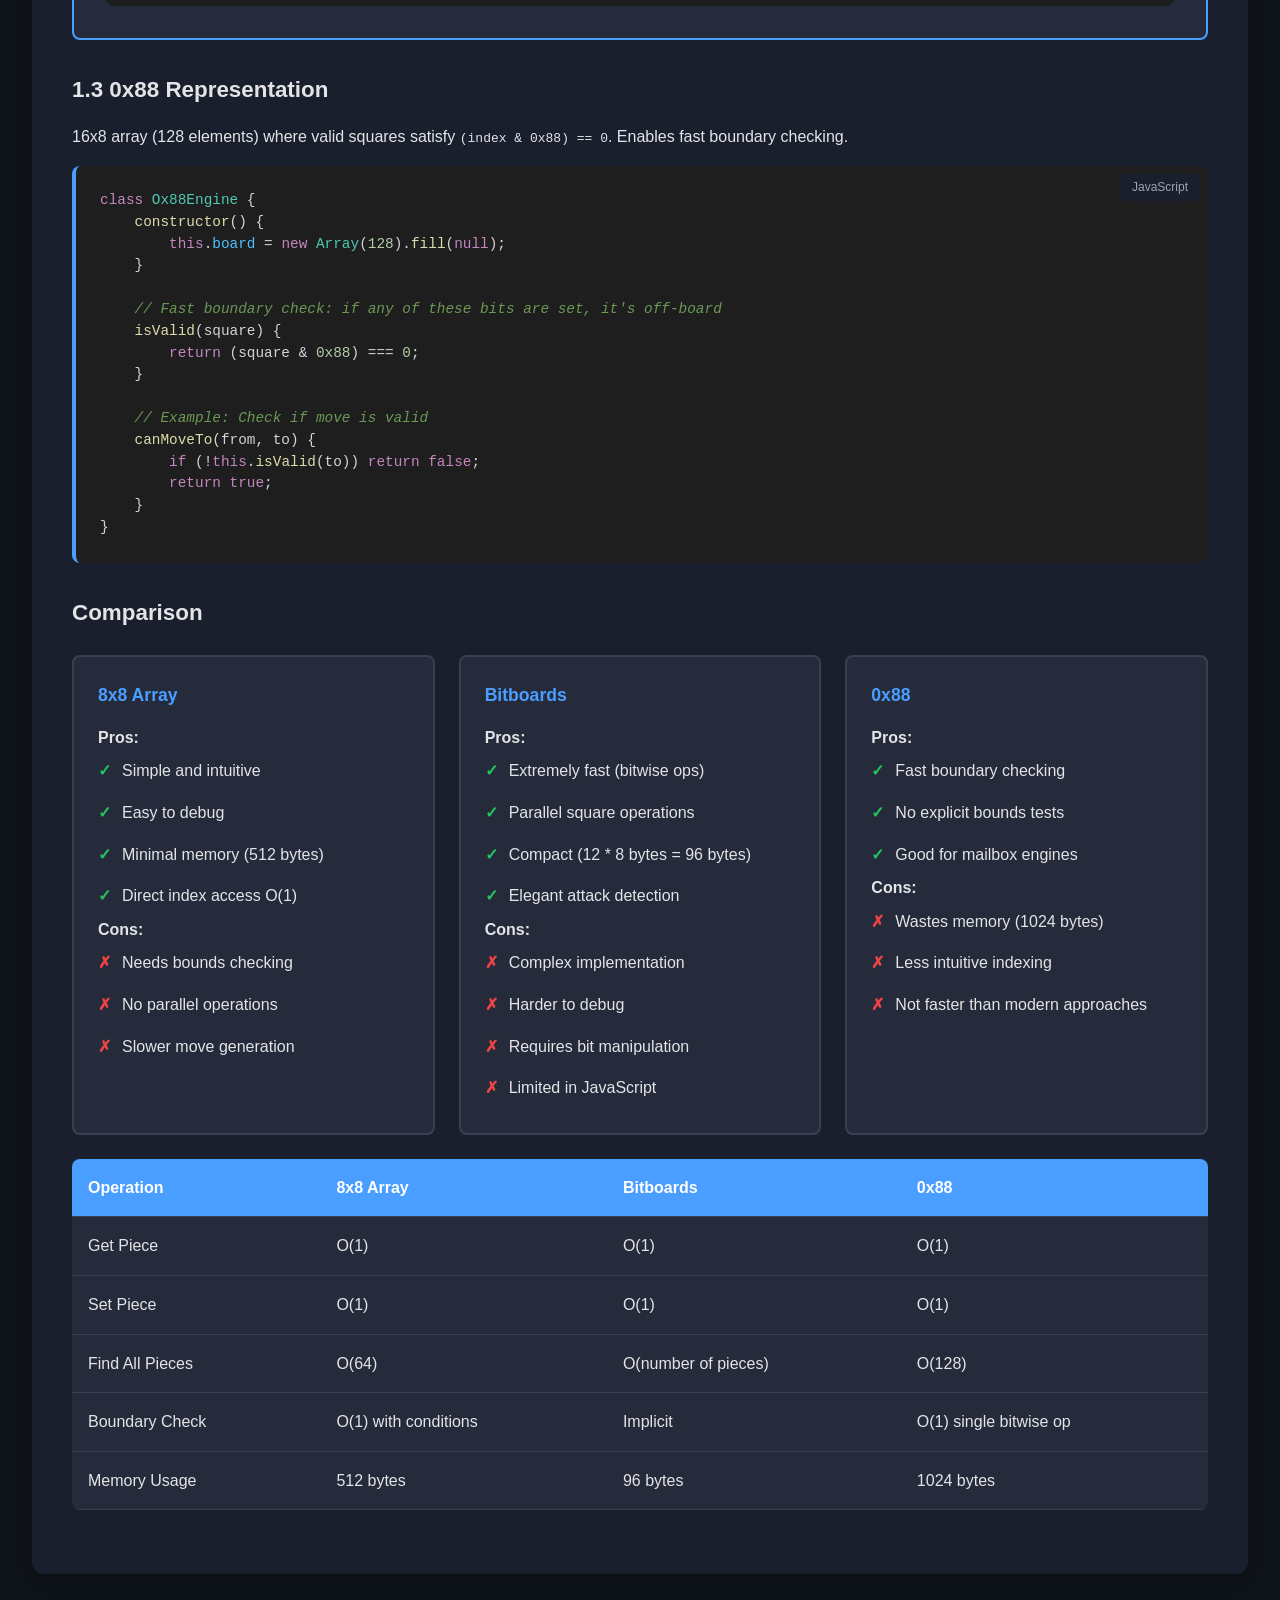
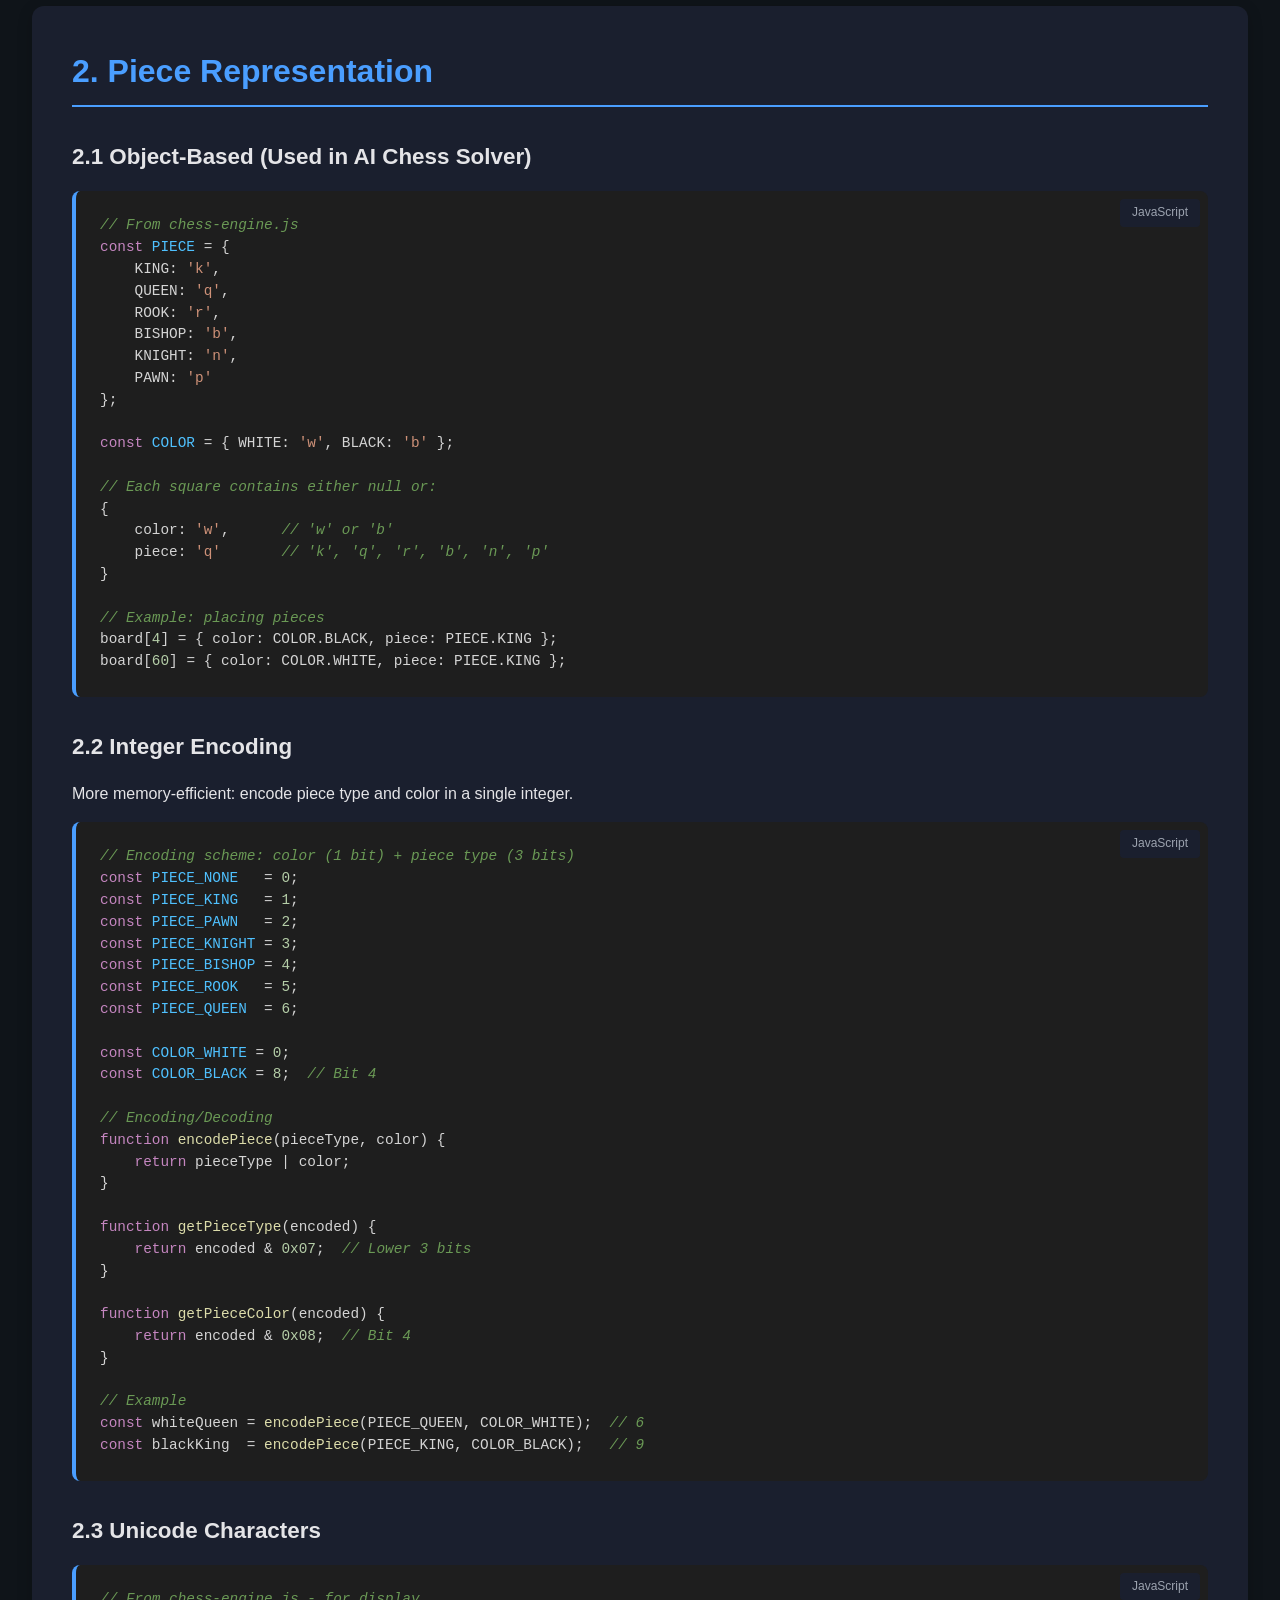
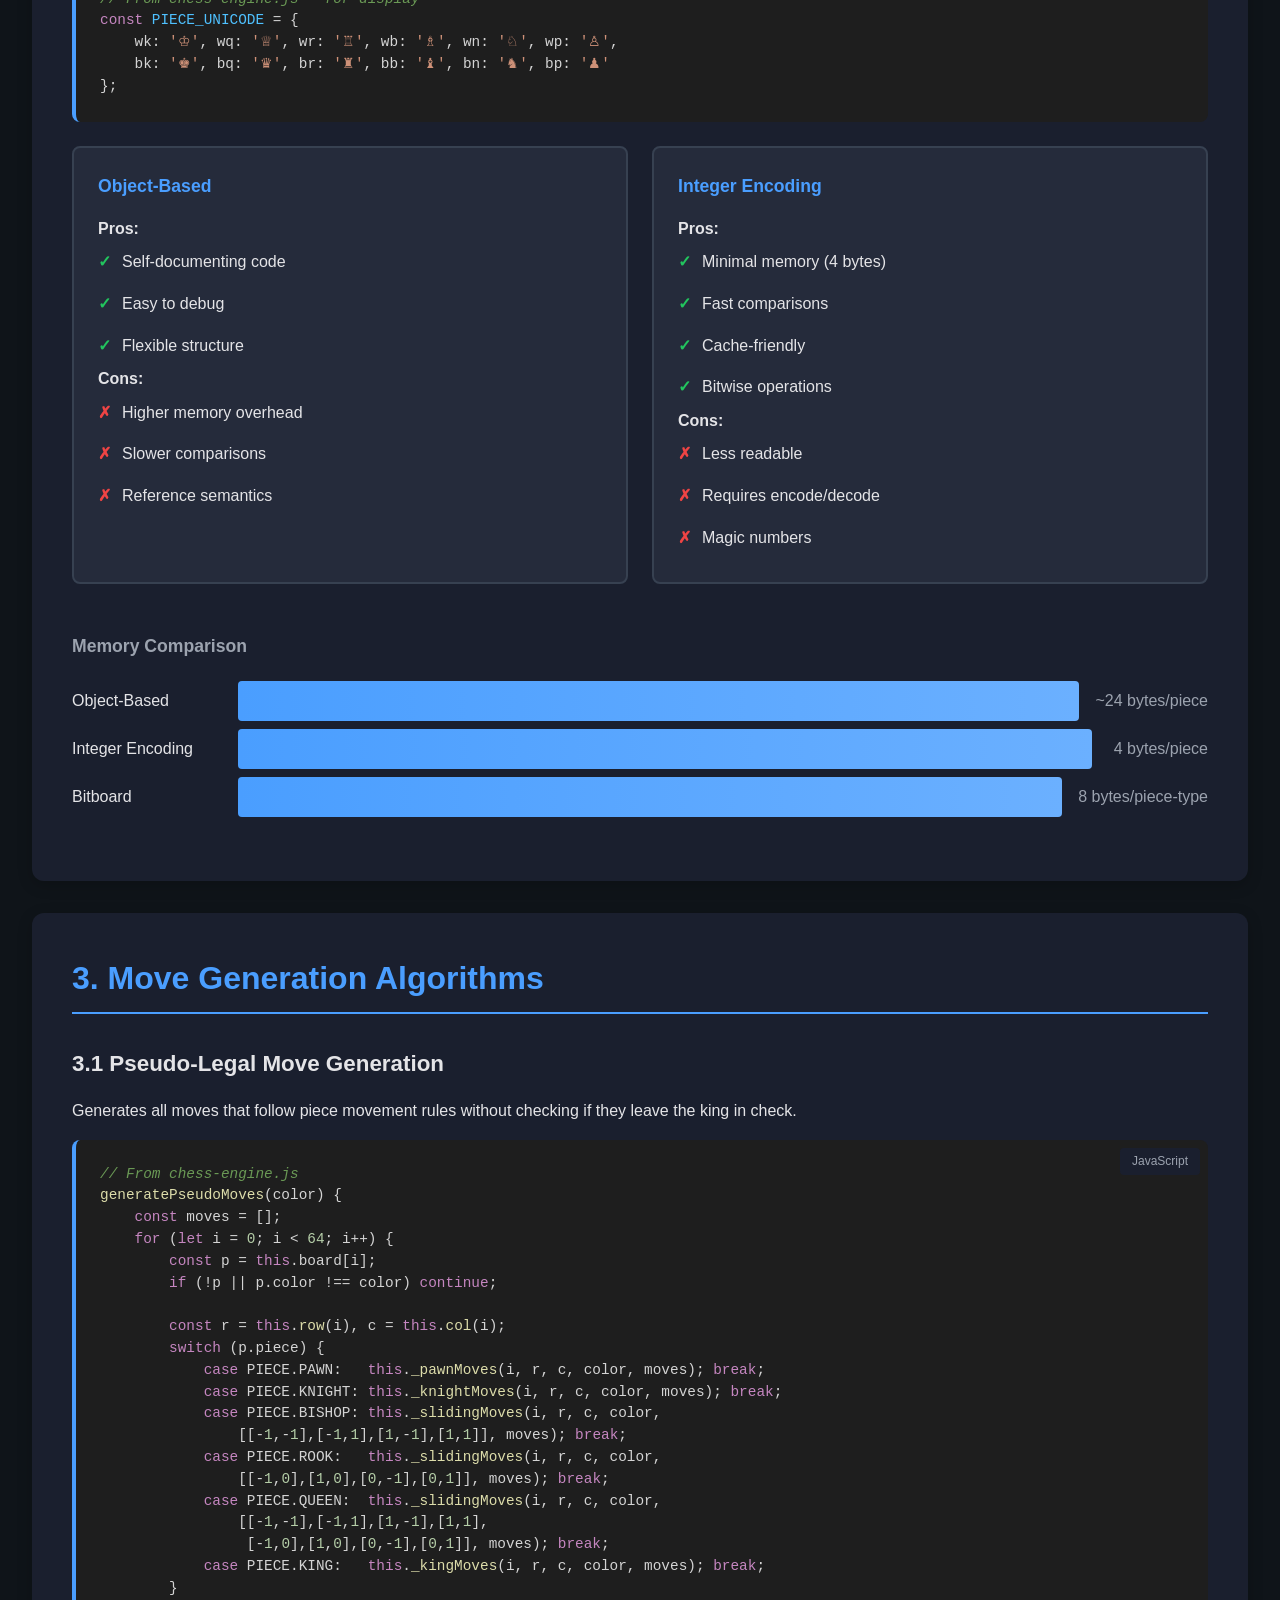
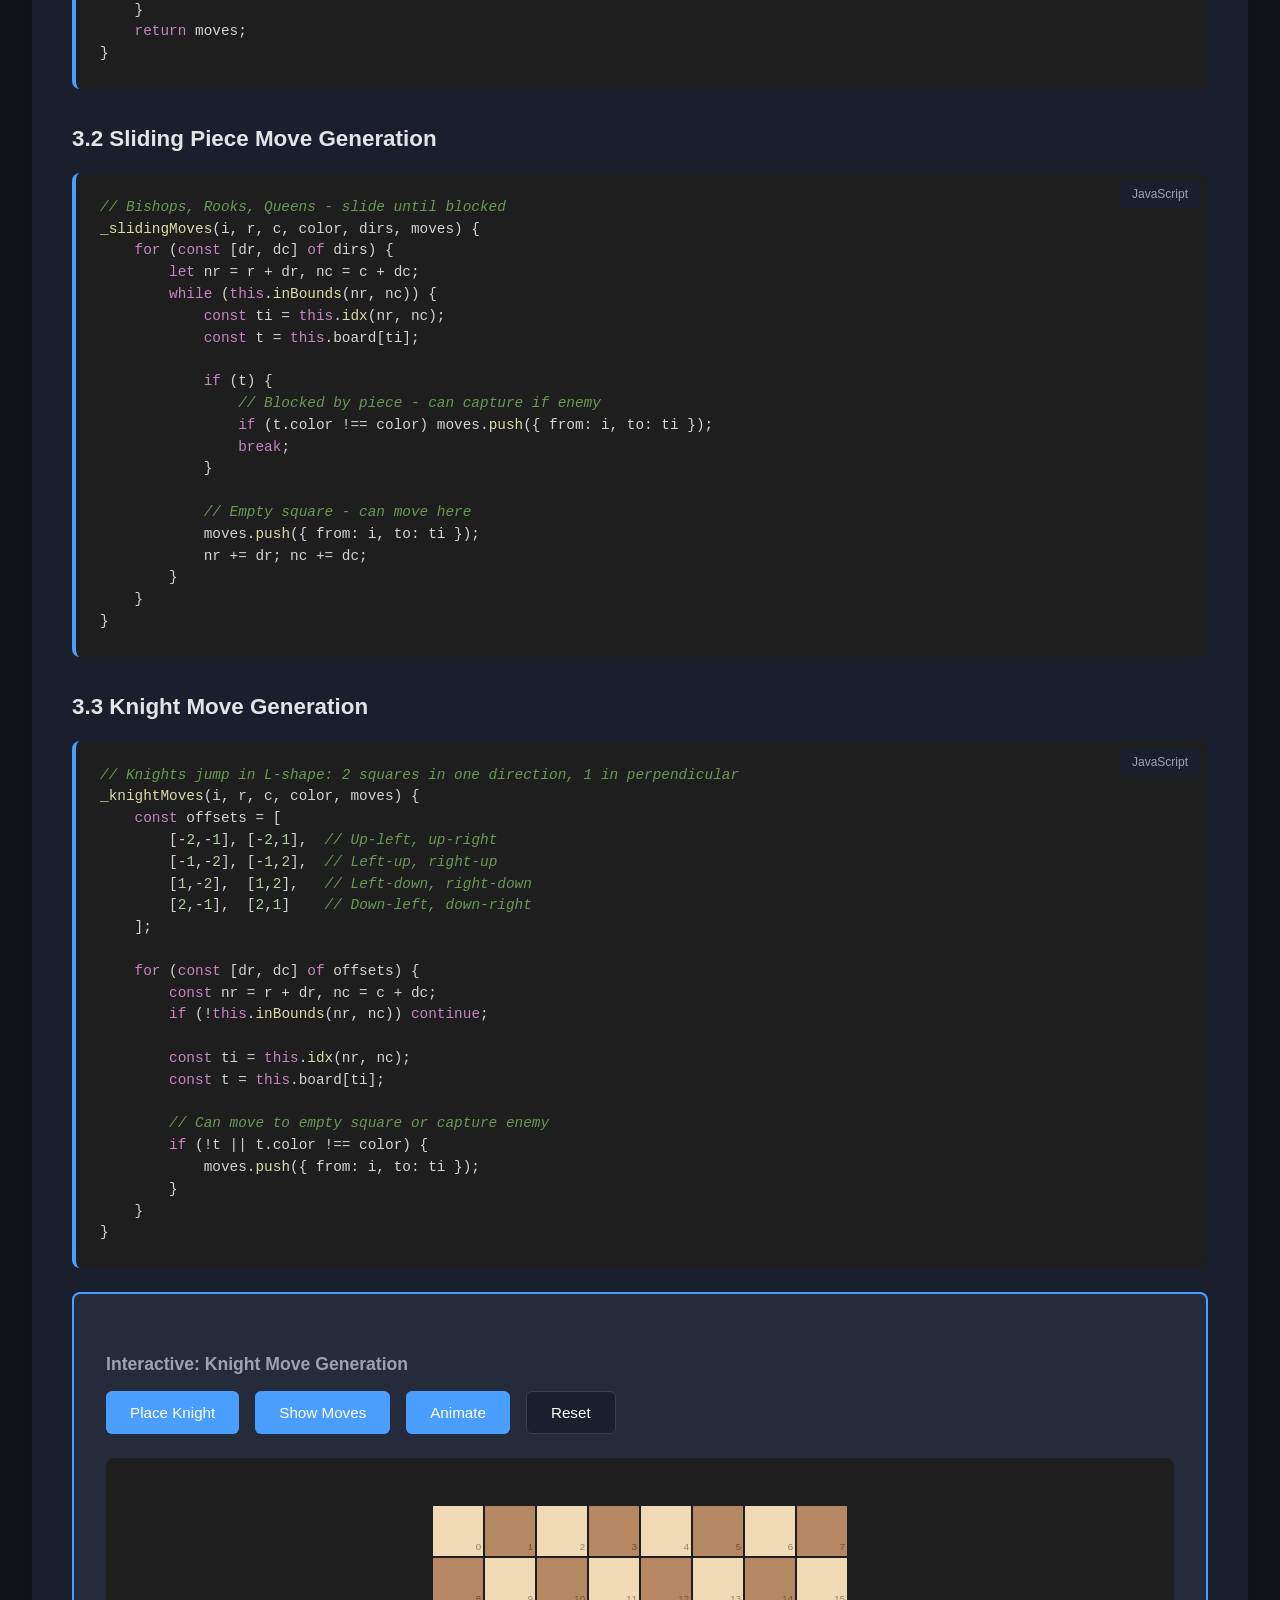
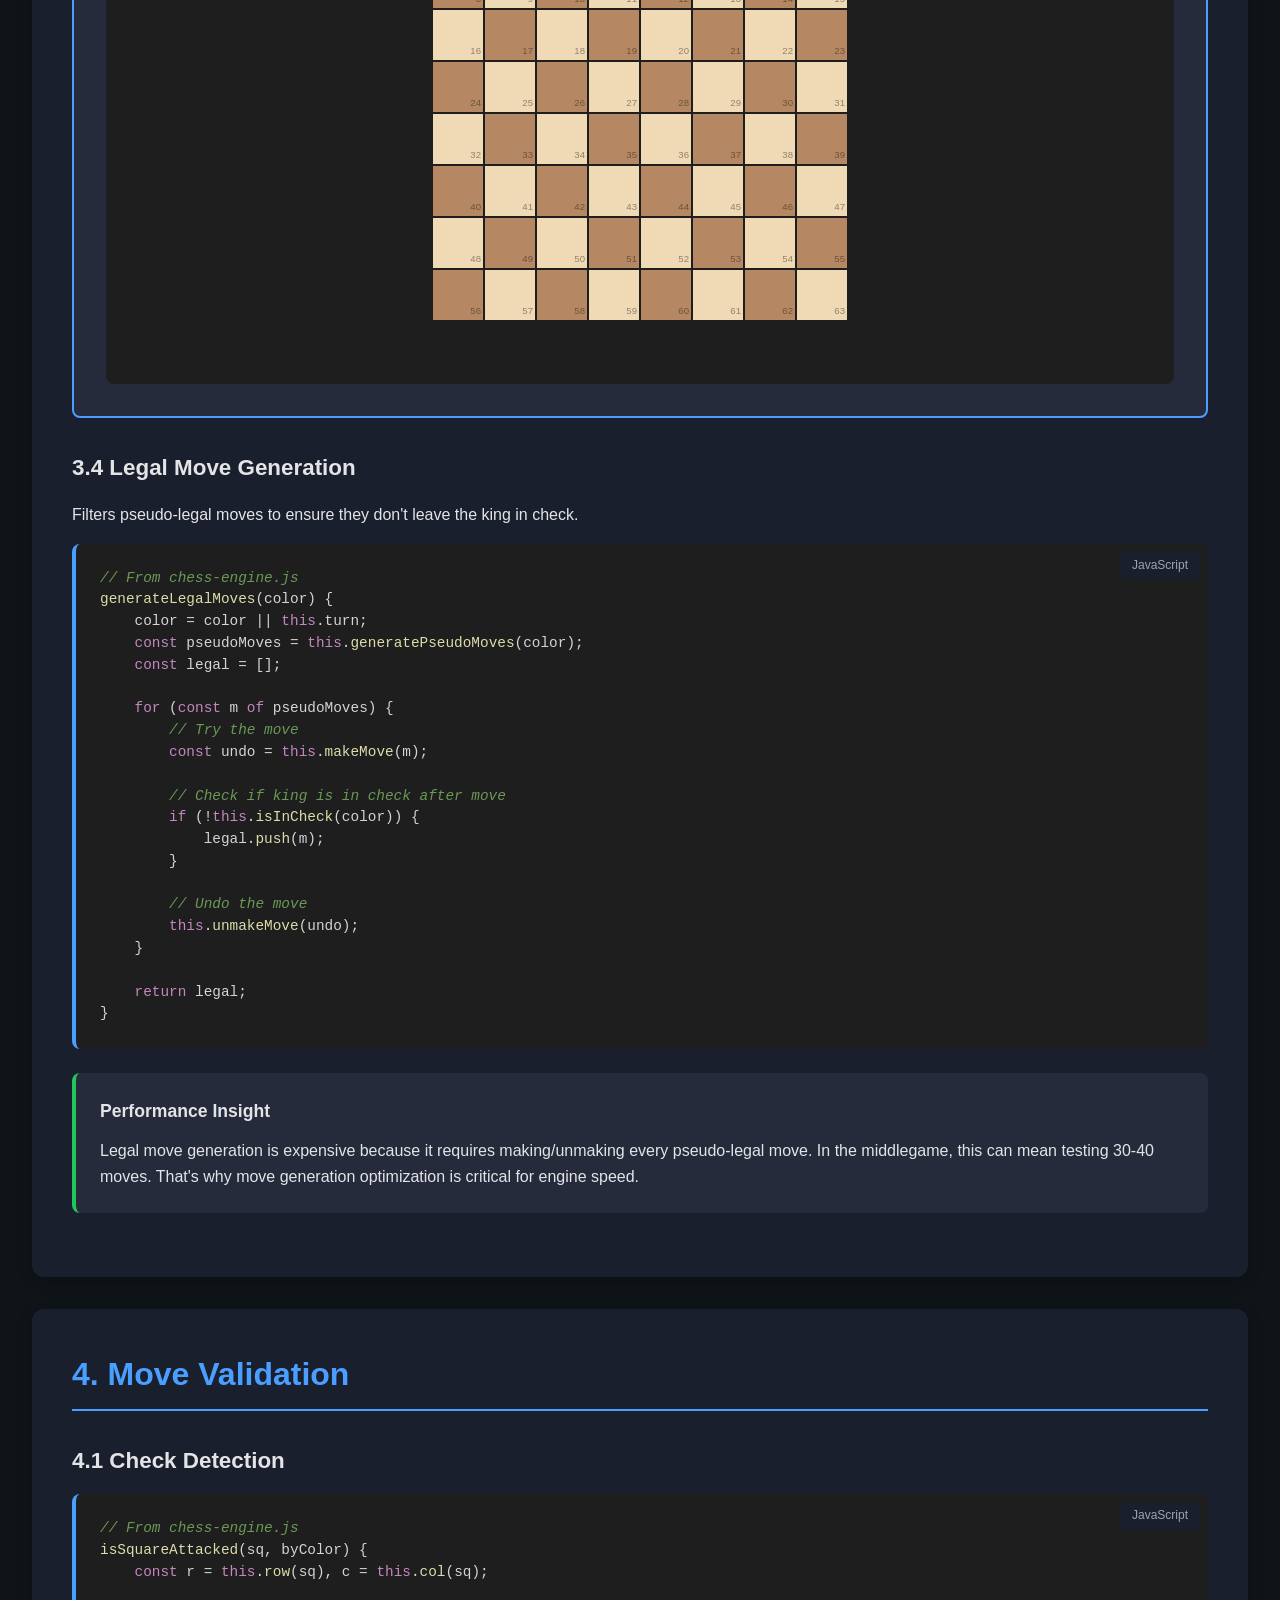
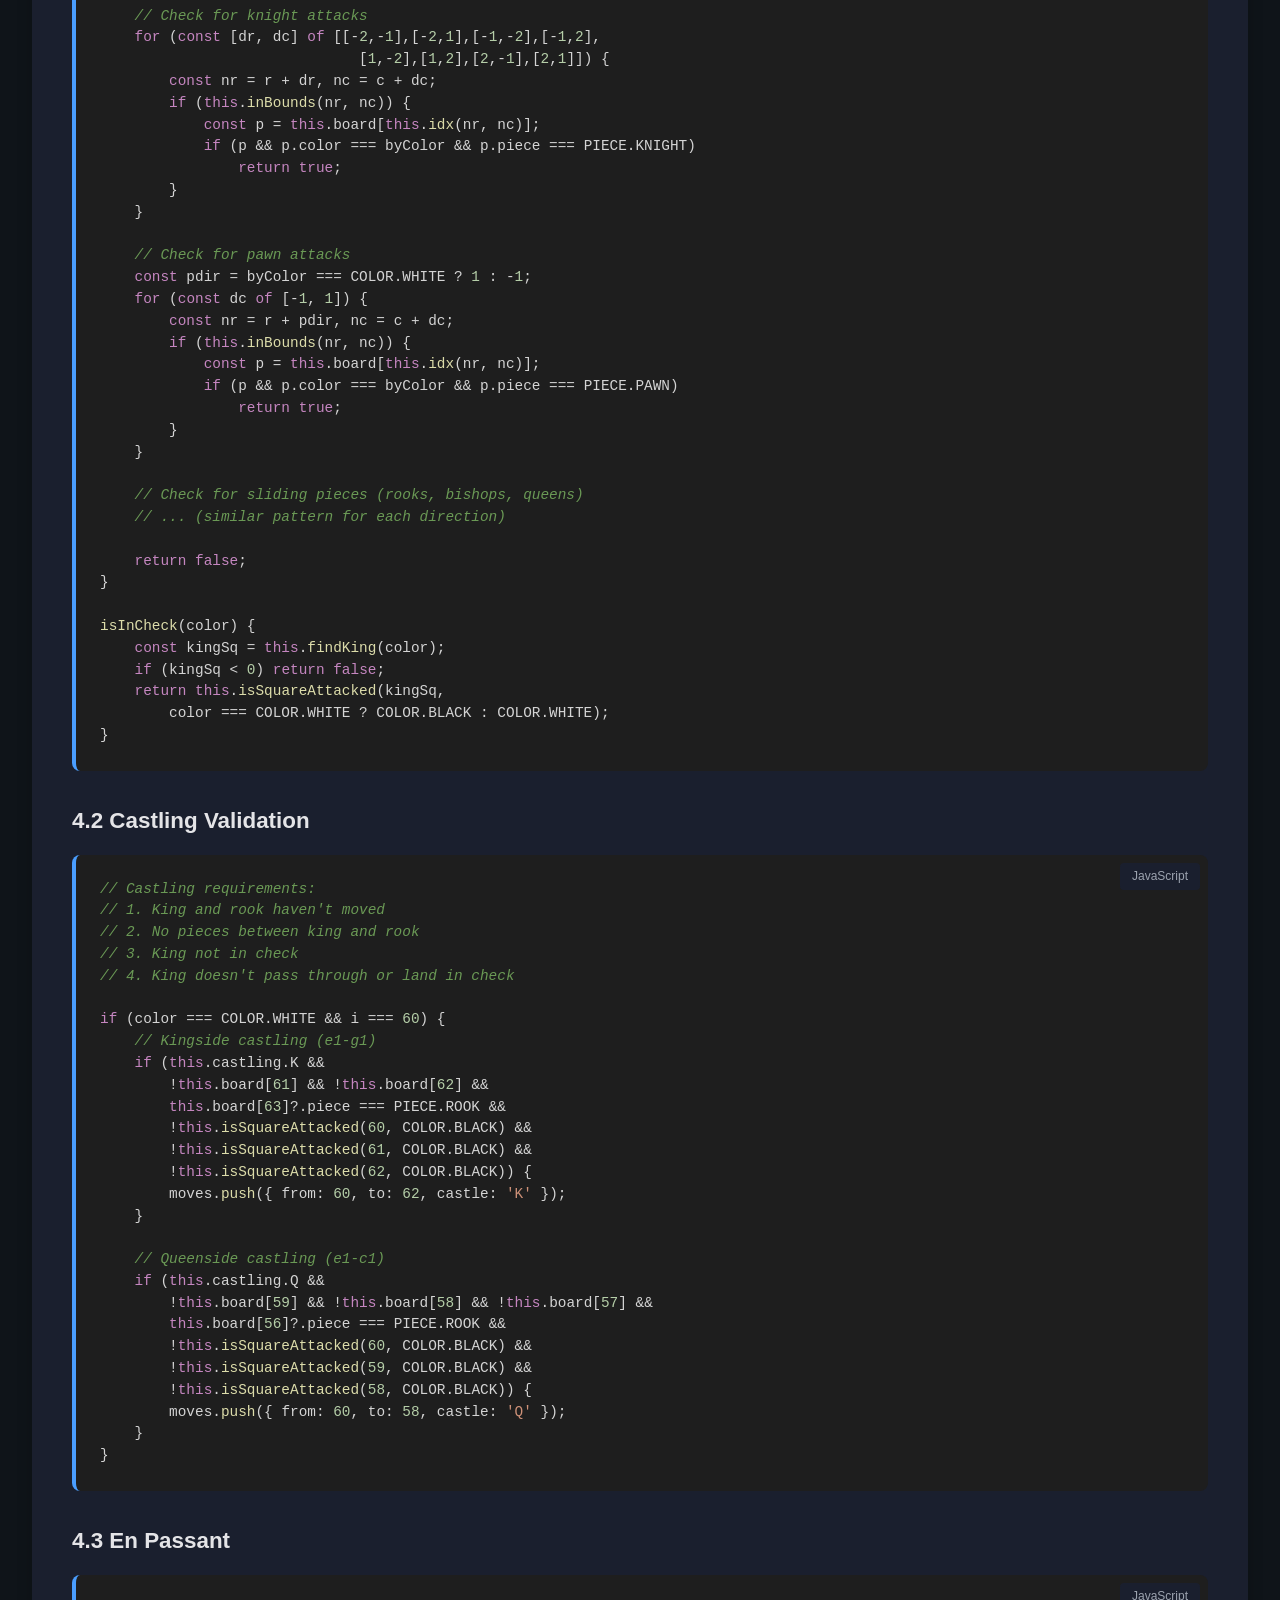
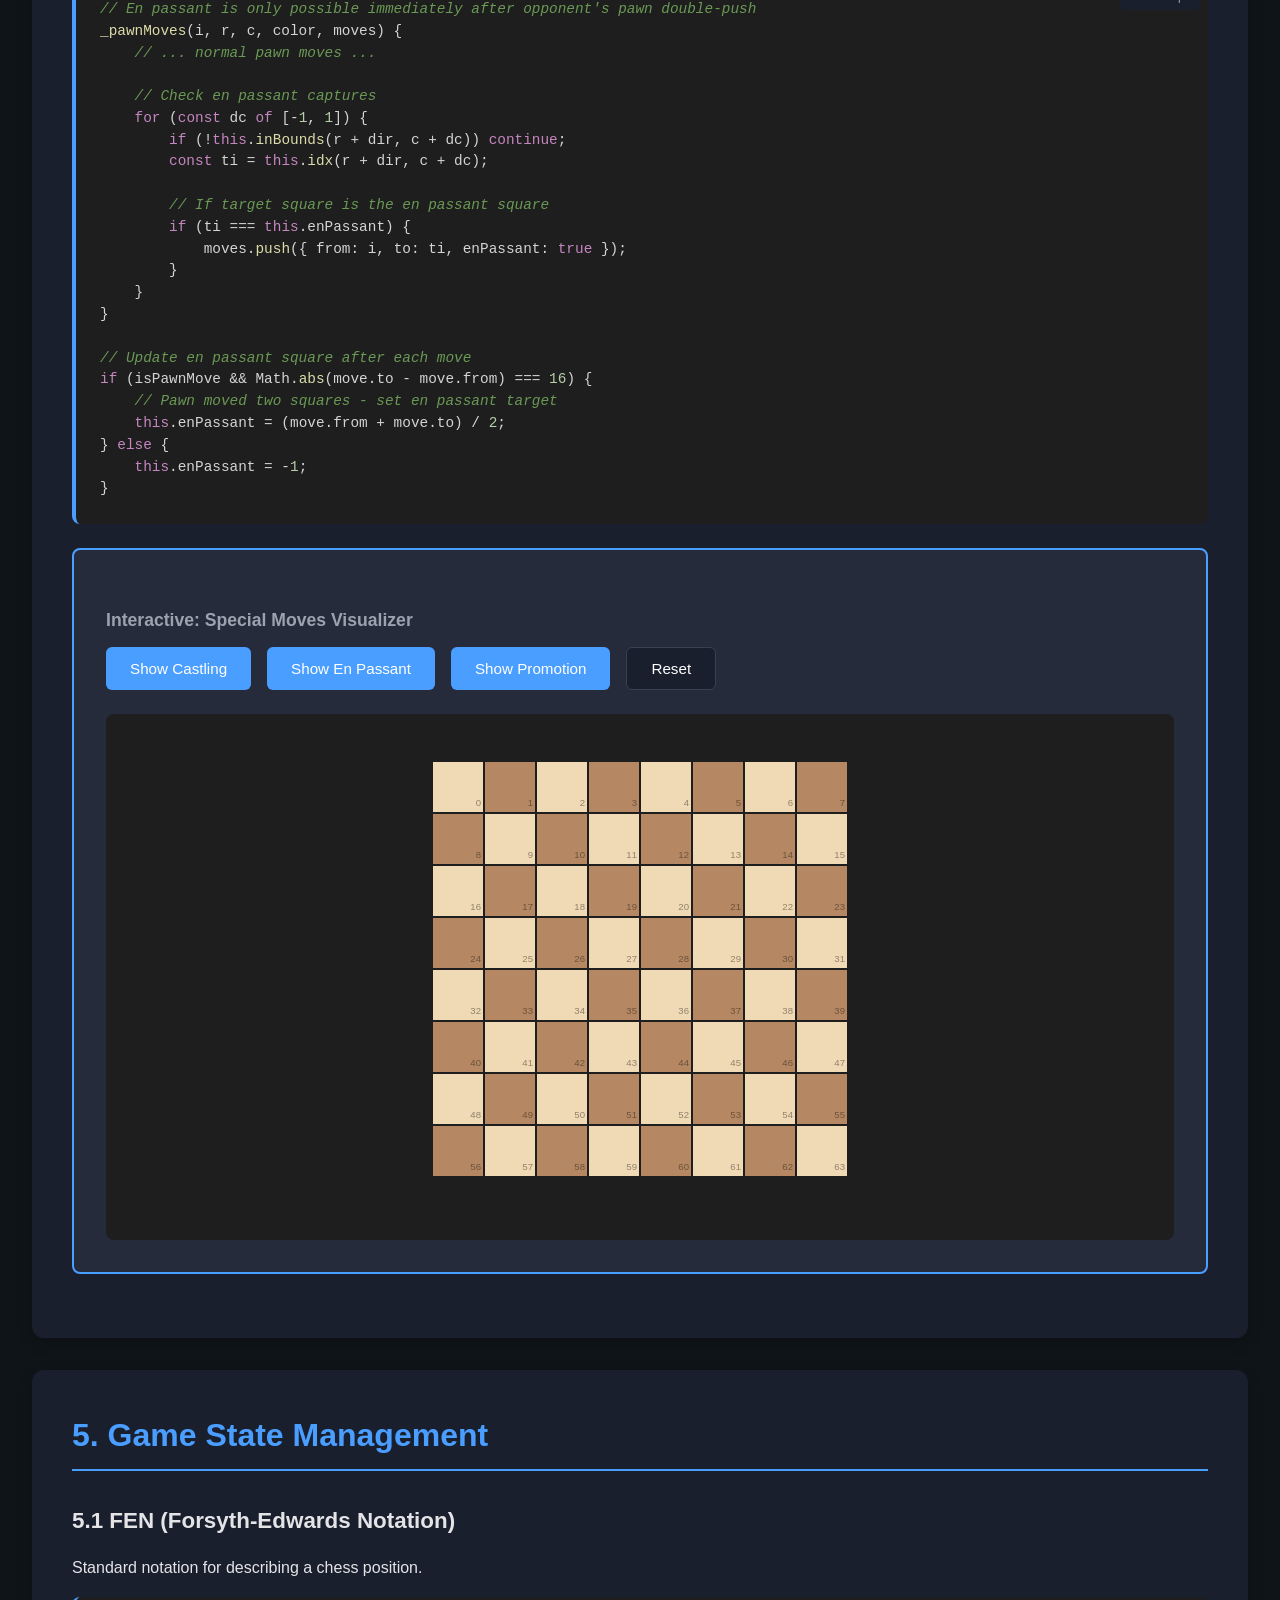
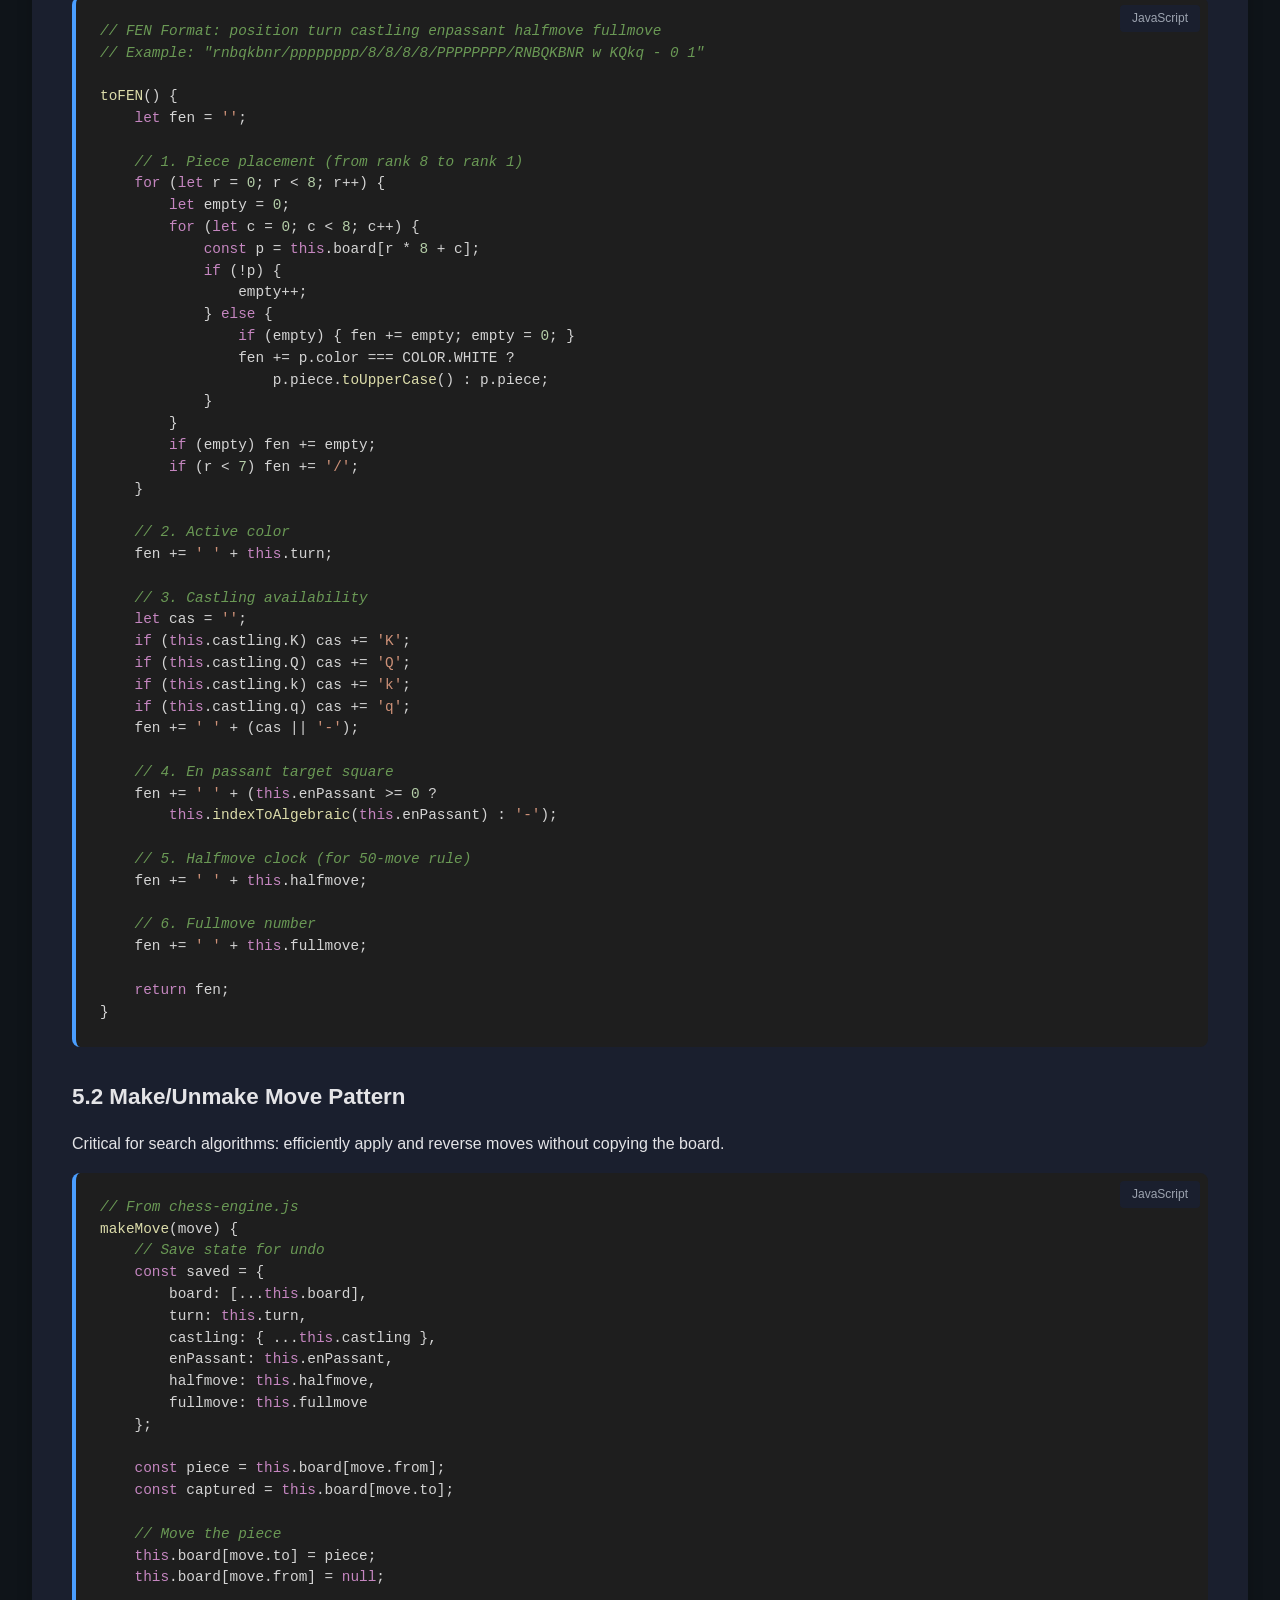
<file: tutorials/chess-modeling.html>
<!DOCTYPE html>
<html lang="en">
<head>
    <meta charset="UTF-8">
    <meta name="viewport" content="width=device-width, initial-scale=1.0">
    <title>Chess Modeling: Data Structures & Algorithms</title>
    <style>
        * {
            margin: 0;
            padding: 0;
            box-sizing: border-box;
        }

        :root {
            --bg-dark: #0f1419;
            --bg-medium: #1a1f2e;
            --bg-light: #252b3b;
            --accent: #4a9eff;
            --accent-hover: #6bb0ff;
            --text: #e4e4e7;
            --text-dim: #9ca3af;
            --success: #22c55e;
            --warning: #f59e0b;
            --error: #ef4444;
            --code-bg: #1e1e1e;
            --border: #374151;
        }

        body {
            font-family: -apple-system, BlinkMacSystemFont, 'Segoe UI', Roboto, Oxygen, Ubuntu, sans-serif;
            background: var(--bg-dark);
            color: var(--text);
            line-height: 1.6;
            overflow-x: hidden;
        }

        .header {
            background: linear-gradient(135deg, #667eea 0%, #764ba2 100%);
            padding: 3rem 2rem;
            text-align: center;
            box-shadow: 0 4px 20px rgba(0,0,0,0.3);
        }

        .header h1 {
            font-size: 2.5rem;
            margin-bottom: 0.5rem;
            font-weight: 700;
        }

        .header p {
            font-size: 1.1rem;
            opacity: 0.95;
        }

        .container {
            max-width: 1400px;
            margin: 0 auto;
            padding: 2rem;
        }

        .nav {
            background: var(--bg-medium);
            padding: 1.5rem;
            border-radius: 12px;
            margin-bottom: 2rem;
            position: sticky;
            top: 20px;
            z-index: 100;
            box-shadow: 0 4px 15px rgba(0,0,0,0.2);
        }

        .nav-links {
            display: flex;
            flex-wrap: wrap;
            gap: 0.5rem;
            justify-content: center;
        }

        .nav-link {
            padding: 0.6rem 1.2rem;
            background: var(--bg-light);
            color: var(--text);
            text-decoration: none;
            border-radius: 8px;
            font-size: 0.9rem;
            transition: all 0.3s;
            border: 1px solid var(--border);
        }

        .nav-link:hover {
            background: var(--accent);
            transform: translateY(-2px);
            box-shadow: 0 4px 12px rgba(74, 158, 255, 0.3);
        }

        .section {
            background: var(--bg-medium);
            padding: 2.5rem;
            margin-bottom: 2rem;
            border-radius: 12px;
            box-shadow: 0 4px 15px rgba(0,0,0,0.2);
        }

        .section h2 {
            font-size: 2rem;
            margin-bottom: 1.5rem;
            color: var(--accent);
            border-bottom: 2px solid var(--accent);
            padding-bottom: 0.5rem;
        }

        .section h3 {
            font-size: 1.4rem;
            margin: 2rem 0 1rem 0;
            color: var(--text);
        }

        .section h4 {
            font-size: 1.1rem;
            margin: 1.5rem 0 0.8rem 0;
            color: var(--text-dim);
        }

        .code-block {
            background: var(--code-bg);
            padding: 1.5rem;
            border-radius: 8px;
            overflow-x: auto;
            margin: 1rem 0;
            border-left: 4px solid var(--accent);
            position: relative;
        }

        .code-block code {
            font-family: 'Monaco', 'Menlo', 'Ubuntu Mono', monospace;
            font-size: 0.9rem;
            color: #d4d4d4;
            line-height: 1.5;
        }

        .code-label {
            position: absolute;
            top: 0.5rem;
            right: 0.5rem;
            font-size: 0.75rem;
            color: var(--text-dim);
            background: var(--bg-medium);
            padding: 0.25rem 0.75rem;
            border-radius: 4px;
        }

        .keyword { color: #c586c0; }
        .string { color: #ce9178; }
        .number { color: #b5cea8; }
        .comment { color: #6a9955; font-style: italic; }
        .function { color: #dcdcaa; }
        .class { color: #4ec9b0; }
        .constant { color: #4fc1ff; }

        .comparison {
            display: grid;
            grid-template-columns: repeat(auto-fit, minmax(300px, 1fr));
            gap: 1.5rem;
            margin: 1.5rem 0;
        }

        .comparison-card {
            background: var(--bg-light);
            padding: 1.5rem;
            border-radius: 8px;
            border: 2px solid var(--border);
            transition: all 0.3s;
        }

        .comparison-card:hover {
            border-color: var(--accent);
            transform: translateY(-5px);
            box-shadow: 0 8px 20px rgba(74, 158, 255, 0.2);
        }

        .comparison-card h4 {
            margin-top: 0;
            color: var(--accent);
        }

        .pros-cons {
            margin-top: 1rem;
        }

        .pros-cons ul {
            list-style: none;
            padding-left: 0;
        }

        .pros-cons li {
            padding: 0.5rem 0;
            padding-left: 1.5rem;
            position: relative;
        }

        .pros-cons li::before {
            position: absolute;
            left: 0;
            font-weight: bold;
        }

        .pros li::before {
            content: '✓';
            color: var(--success);
        }

        .cons li::before {
            content: '✗';
            color: var(--error);
        }

        .interactive-demo {
            background: var(--bg-light);
            padding: 2rem;
            border-radius: 8px;
            margin: 1.5rem 0;
            border: 2px solid var(--accent);
        }

        .controls {
            display: flex;
            flex-wrap: wrap;
            gap: 1rem;
            margin-bottom: 1.5rem;
        }

        button {
            padding: 0.75rem 1.5rem;
            background: var(--accent);
            color: white;
            border: none;
            border-radius: 6px;
            font-size: 0.95rem;
            cursor: pointer;
            transition: all 0.3s;
            font-weight: 500;
        }

        button:hover {
            background: var(--accent-hover);
            transform: translateY(-2px);
            box-shadow: 0 4px 12px rgba(74, 158, 255, 0.3);
        }

        button:active {
            transform: translateY(0);
        }

        button.secondary {
            background: var(--bg-medium);
            border: 1px solid var(--border);
        }

        button.secondary:hover {
            background: var(--bg-light);
        }

        .visualization {
            background: var(--code-bg);
            padding: 2rem;
            border-radius: 8px;
            min-height: 300px;
            display: flex;
            align-items: center;
            justify-content: center;
            flex-direction: column;
            position: relative;
        }

        .board-viz {
            display: grid;
            grid-template-columns: repeat(8, 50px);
            grid-template-rows: repeat(8, 50px);
            gap: 2px;
            margin: 1rem auto;
        }

        .square {
            width: 50px;
            height: 50px;
            display: flex;
            align-items: center;
            justify-content: center;
            font-size: 1.8rem;
            transition: all 0.3s;
            position: relative;
        }

        .square.light { background: #f0d9b5; }
        .square.dark { background: #b58863; }
        .square.highlight { background: #7fc97f; }
        .square.attack { background: #ff6b6b; }

        .square-label {
            position: absolute;
            bottom: 2px;
            right: 2px;
            font-size: 0.6rem;
            color: rgba(0,0,0,0.4);
        }

        .tree-viz {
            display: flex;
            flex-direction: column;
            align-items: center;
            gap: 2rem;
        }

        .tree-node {
            background: var(--bg-medium);
            padding: 1rem 1.5rem;
            border-radius: 8px;
            border: 2px solid var(--accent);
            display: inline-block;
            position: relative;
            animation: fadeIn 0.5s;
        }

        .tree-level {
            display: flex;
            gap: 1rem;
            justify-content: center;
        }

        .tree-connector {
            width: 2px;
            height: 30px;
            background: var(--accent);
            margin: 0 auto;
        }

        @keyframes fadeIn {
            from { opacity: 0; transform: translateY(-10px); }
            to { opacity: 1; transform: translateY(0); }
        }

        @keyframes pulse {
            0%, 100% { transform: scale(1); }
            50% { transform: scale(1.05); }
        }

        .stats {
            display: grid;
            grid-template-columns: repeat(auto-fit, minmax(200px, 1fr));
            gap: 1rem;
            margin: 1.5rem 0;
        }

        .stat-card {
            background: var(--bg-light);
            padding: 1.5rem;
            border-radius: 8px;
            text-align: center;
            border: 1px solid var(--border);
        }

        .stat-value {
            font-size: 2rem;
            font-weight: bold;
            color: var(--accent);
        }

        .stat-label {
            font-size: 0.9rem;
            color: var(--text-dim);
            margin-top: 0.5rem;
        }

        .complexity-table {
            width: 100%;
            border-collapse: collapse;
            margin: 1.5rem 0;
            background: var(--bg-light);
            border-radius: 8px;
            overflow: hidden;
        }

        .complexity-table th,
        .complexity-table td {
            padding: 1rem;
            text-align: left;
            border-bottom: 1px solid var(--border);
        }

        .complexity-table th {
            background: var(--accent);
            color: white;
            font-weight: 600;
        }

        .complexity-table tr:hover {
            background: var(--bg-medium);
        }

        .memory-diagram {
            display: flex;
            flex-direction: column;
            gap: 0.5rem;
            margin: 1.5rem 0;
        }

        .memory-block {
            display: flex;
            align-items: center;
            gap: 1rem;
        }

        .memory-bar {
            flex: 1;
            height: 40px;
            background: linear-gradient(90deg, var(--accent), var(--accent-hover));
            border-radius: 4px;
            position: relative;
            overflow: hidden;
        }

        .memory-label {
            min-width: 150px;
            font-weight: 500;
        }

        .memory-value {
            min-width: 100px;
            text-align: right;
            color: var(--text-dim);
        }

        .algorithm-stepper {
            background: var(--code-bg);
            padding: 1.5rem;
            border-radius: 8px;
            margin: 1.5rem 0;
        }

        .step {
            padding: 1rem;
            margin: 0.5rem 0;
            background: var(--bg-medium);
            border-radius: 6px;
            border-left: 4px solid var(--border);
            transition: all 0.3s;
        }

        .step.active {
            border-left-color: var(--accent);
            background: var(--bg-light);
            animation: pulse 1s infinite;
        }

        .step.completed {
            border-left-color: var(--success);
            opacity: 0.7;
        }

        .bitboard-viz {
            display: grid;
            grid-template-columns: repeat(8, 40px);
            gap: 2px;
            margin: 1rem 0;
        }

        .bit {
            width: 40px;
            height: 40px;
            display: flex;
            align-items: center;
            justify-content: center;
            background: var(--bg-light);
            border: 1px solid var(--border);
            font-family: monospace;
            font-weight: bold;
            transition: all 0.3s;
        }

        .bit.set {
            background: var(--accent);
            color: white;
        }

        .info-box {
            background: var(--bg-light);
            padding: 1.5rem;
            border-radius: 8px;
            border-left: 4px solid var(--warning);
            margin: 1.5rem 0;
        }

        .info-box.tip {
            border-left-color: var(--success);
        }

        .info-box.warning {
            border-left-color: var(--warning);
        }

        .info-box h4 {
            margin-top: 0;
            color: var(--text);
        }

        pre {
            margin: 0;
            white-space: pre-wrap;
            word-wrap: break-word;
        }

        .footer {
            text-align: center;
            padding: 2rem;
            color: var(--text-dim);
            border-top: 1px solid var(--border);
            margin-top: 3rem;
        }

        @media (max-width: 768px) {
            .header h1 { font-size: 1.8rem; }
            .section { padding: 1.5rem; }
            .board-viz {
                grid-template-columns: repeat(8, 40px);
                grid-template-rows: repeat(8, 40px);
            }
            .square { width: 40px; height: 40px; font-size: 1.5rem; }
        }
    </style>
</head>
<body>
    <div class="header">
        <h1>Chess Modeling: Data Structures & Algorithms</h1>
        <p>A comprehensive guide to building a chess engine from scratch</p>
    </div>

    <div class="container">
        <nav class="nav">
            <div class="nav-links">
                <a href="#board-rep" class="nav-link">Board Representation</a>
                <a href="#piece-rep" class="nav-link">Piece Representation</a>
                <a href="#move-gen" class="nav-link">Move Generation</a>
                <a href="#move-val" class="nav-link">Move Validation</a>
                <a href="#game-state" class="nav-link">Game State</a>
                <a href="#search" class="nav-link">Search Algorithms</a>
                <a href="#evaluation" class="nav-link">Evaluation</a>
                <a href="#optimization" class="nav-link">Optimizations</a>
            </div>
        </nav>

        <!-- Board Representation -->
        <section id="board-rep" class="section">
            <h2>1. Board Representation</h2>
            <p>The foundation of any chess engine is how it represents the board in memory. Different representations offer different tradeoffs between simplicity, performance, and memory usage.</p>

            <h3>1.1 Array Representation (8x8 or 64-element)</h3>
            <p>The most straightforward approach: a flat array with 64 elements representing the 8x8 board.</p>

            <div class="code-block">
                <span class="code-label">JavaScript</span>
                <pre><code><span class="comment">// From chess-engine.js</span>
<span class="keyword">class</span> <span class="class">ChessEngine</span> {
    <span class="function">constructor</span>(fen) {
        <span class="keyword">this</span>.<span class="constant">board</span> = <span class="class">Array</span>(<span class="number">64</span>).<span class="function">fill</span>(<span class="keyword">null</span>);
        <span class="keyword">this</span>.<span class="constant">turn</span> = COLOR.WHITE;
        <span class="keyword">this</span>.<span class="constant">castling</span> = { K: <span class="keyword">true</span>, Q: <span class="keyword">true</span>, k: <span class="keyword">true</span>, q: <span class="keyword">true</span> };
        <span class="keyword">this</span>.<span class="constant">enPassant</span> = <span class="number">-1</span>;
    }

    <span class="comment">// Index calculation: row * 8 + col</span>
    <span class="function">idx</span>(r, c) { <span class="keyword">return</span> r * <span class="number">8</span> + c; }
    <span class="function">row</span>(i) { <span class="keyword">return</span> Math.<span class="function">floor</span>(i / <span class="number">8</span>); }
    <span class="function">col</span>(i) { <span class="keyword">return</span> i % <span class="number">8</span>; }
}</code></pre>
            </div>

            <div class="interactive-demo">
                <h4>Interactive: Array Indexing</h4>
                <div class="controls">
                    <button onclick="arrayDemo.highlightSquare()">Show Random Square</button>
                    <button onclick="arrayDemo.showIndices()" class="secondary">Toggle Indices</button>
                    <button onclick="arrayDemo.reset()" class="secondary">Reset</button>
                </div>
                <div class="visualization">
                    <div id="array-board" class="board-viz"></div>
                    <div id="array-info" style="margin-top: 1rem; color: var(--text-dim);"></div>
                </div>
            </div>

            <h3>1.2 Bitboards</h3>
            <p>Advanced representation using 64-bit integers where each bit represents a square. Allows parallel operations on multiple squares simultaneously.</p>

            <div class="code-block">
                <span class="code-label">JavaScript</span>
                <pre><code><span class="comment">// Bitboard representation (BigInt in JavaScript)</span>
<span class="keyword">class</span> <span class="class">BitboardEngine</span> {
    <span class="function">constructor</span>() {
        <span class="keyword">this</span>.<span class="constant">whitePawns</span>   = <span class="number">0xFF00n</span>;           <span class="comment">// Rank 2</span>
        <span class="keyword">this</span>.<span class="constant">whiteKnights</span> = <span class="number">0x42n</span>;             <span class="comment">// b1, g1</span>
        <span class="keyword">this</span>.<span class="constant">whiteBishops</span> = <span class="number">0x24n</span>;             <span class="comment">// c1, f1</span>
        <span class="keyword">this</span>.<span class="constant">whiteRooks</span>   = <span class="number">0x81n</span>;             <span class="comment">// a1, h1</span>
        <span class="keyword">this</span>.<span class="constant">whiteQueens</span>  = <span class="number">0x8n</span>;              <span class="comment">// d1</span>
        <span class="keyword">this</span>.<span class="constant">whiteKing</span>    = <span class="number">0x10n</span>;             <span class="comment">// e1</span>
    }

    <span class="comment">// Set a bit (place a piece)</span>
    <span class="function">setBit</span>(bitboard, square) {
        <span class="keyword">return</span> bitboard | (<span class="number">1n</span> << <span class="class">BigInt</span>(square));
    }

    <span class="comment">// Clear a bit (remove a piece)</span>
    <span class="function">clearBit</span>(bitboard, square) {
        <span class="keyword">return</span> bitboard & ~(<span class="number">1n</span> << <span class="class">BigInt</span>(square));
    }

    <span class="comment">// Check if bit is set</span>
    <span class="function">getBit</span>(bitboard, square) {
        <span class="keyword">return</span> (bitboard >> <span class="class">BigInt</span>(square)) & <span class="number">1n</span>;
    }
}</code></pre>
            </div>

            <div class="interactive-demo">
                <h4>Interactive: Bitboard Visualization</h4>
                <div class="controls">
                    <button onclick="bitboardDemo.showPawns()">Show Pawns</button>
                    <button onclick="bitboardDemo.showKnights()">Show Knights</button>
                    <button onclick="bitboardDemo.toggleSquare()">Toggle Random Square</button>
                    <button onclick="bitboardDemo.reset()" class="secondary">Clear</button>
                </div>
                <div class="visualization">
                    <div id="bitboard-display" class="bitboard-viz"></div>
                    <div id="bitboard-value" style="margin-top: 1rem; font-family: monospace;"></div>
                </div>
            </div>

            <h3>1.3 0x88 Representation</h3>
            <p>16x8 array (128 elements) where valid squares satisfy <code>(index & 0x88) == 0</code>. Enables fast boundary checking.</p>

            <div class="code-block">
                <span class="code-label">JavaScript</span>
                <pre><code><span class="keyword">class</span> <span class="class">Ox88Engine</span> {
    <span class="function">constructor</span>() {
        <span class="keyword">this</span>.<span class="constant">board</span> = <span class="keyword">new</span> <span class="class">Array</span>(<span class="number">128</span>).<span class="function">fill</span>(<span class="keyword">null</span>);
    }

    <span class="comment">// Fast boundary check: if any of these bits are set, it's off-board</span>
    <span class="function">isValid</span>(square) {
        <span class="keyword">return</span> (square & <span class="number">0x88</span>) === <span class="number">0</span>;
    }

    <span class="comment">// Example: Check if move is valid</span>
    <span class="function">canMoveTo</span>(from, to) {
        <span class="keyword">if</span> (!<span class="keyword">this</span>.<span class="function">isValid</span>(to)) <span class="keyword">return</span> <span class="keyword">false</span>;
        <span class="keyword">return</span> <span class="keyword">true</span>;
    }
}</code></pre>
            </div>

            <h3>Comparison</h3>
            <div class="comparison">
                <div class="comparison-card">
                    <h4>8x8 Array</h4>
                    <div class="pros-cons">
                        <p><strong>Pros:</strong></p>
                        <ul class="pros">
                            <li>Simple and intuitive</li>
                            <li>Easy to debug</li>
                            <li>Minimal memory (512 bytes)</li>
                            <li>Direct index access O(1)</li>
                        </ul>
                        <p><strong>Cons:</strong></p>
                        <ul class="cons">
                            <li>Needs bounds checking</li>
                            <li>No parallel operations</li>
                            <li>Slower move generation</li>
                        </ul>
                    </div>
                </div>

                <div class="comparison-card">
                    <h4>Bitboards</h4>
                    <div class="pros-cons">
                        <p><strong>Pros:</strong></p>
                        <ul class="pros">
                            <li>Extremely fast (bitwise ops)</li>
                            <li>Parallel square operations</li>
                            <li>Compact (12 * 8 bytes = 96 bytes)</li>
                            <li>Elegant attack detection</li>
                        </ul>
                        <p><strong>Cons:</strong></p>
                        <ul class="cons">
                            <li>Complex implementation</li>
                            <li>Harder to debug</li>
                            <li>Requires bit manipulation</li>
                            <li>Limited in JavaScript</li>
                        </ul>
                    </div>
                </div>

                <div class="comparison-card">
                    <h4>0x88</h4>
                    <div class="pros-cons">
                        <p><strong>Pros:</strong></p>
                        <ul class="pros">
                            <li>Fast boundary checking</li>
                            <li>No explicit bounds tests</li>
                            <li>Good for mailbox engines</li>
                        </ul>
                        <p><strong>Cons:</strong></p>
                        <ul class="cons">
                            <li>Wastes memory (1024 bytes)</li>
                            <li>Less intuitive indexing</li>
                            <li>Not faster than modern approaches</li>
                        </ul>
                    </div>
                </div>
            </div>

            <table class="complexity-table">
                <thead>
                    <tr>
                        <th>Operation</th>
                        <th>8x8 Array</th>
                        <th>Bitboards</th>
                        <th>0x88</th>
                    </tr>
                </thead>
                <tbody>
                    <tr>
                        <td>Get Piece</td>
                        <td>O(1)</td>
                        <td>O(1)</td>
                        <td>O(1)</td>
                    </tr>
                    <tr>
                        <td>Set Piece</td>
                        <td>O(1)</td>
                        <td>O(1)</td>
                        <td>O(1)</td>
                    </tr>
                    <tr>
                        <td>Find All Pieces</td>
                        <td>O(64)</td>
                        <td>O(number of pieces)</td>
                        <td>O(128)</td>
                    </tr>
                    <tr>
                        <td>Boundary Check</td>
                        <td>O(1) with conditions</td>
                        <td>Implicit</td>
                        <td>O(1) single bitwise op</td>
                    </tr>
                    <tr>
                        <td>Memory Usage</td>
                        <td>512 bytes</td>
                        <td>96 bytes</td>
                        <td>1024 bytes</td>
                    </tr>
                </tbody>
            </table>
        </section>

        <!-- Piece Representation -->
        <section id="piece-rep" class="section">
            <h2>2. Piece Representation</h2>

            <h3>2.1 Object-Based (Used in AI Chess Solver)</h3>
            <div class="code-block">
                <span class="code-label">JavaScript</span>
                <pre><code><span class="comment">// From chess-engine.js</span>
<span class="keyword">const</span> <span class="constant">PIECE</span> = {
    KING: <span class="string">'k'</span>,
    QUEEN: <span class="string">'q'</span>,
    ROOK: <span class="string">'r'</span>,
    BISHOP: <span class="string">'b'</span>,
    KNIGHT: <span class="string">'n'</span>,
    PAWN: <span class="string">'p'</span>
};

<span class="keyword">const</span> <span class="constant">COLOR</span> = { WHITE: <span class="string">'w'</span>, BLACK: <span class="string">'b'</span> };

<span class="comment">// Each square contains either null or:</span>
{
    color: <span class="string">'w'</span>,      <span class="comment">// 'w' or 'b'</span>
    piece: <span class="string">'q'</span>       <span class="comment">// 'k', 'q', 'r', 'b', 'n', 'p'</span>
}

<span class="comment">// Example: placing pieces</span>
board[<span class="number">4</span>] = { color: COLOR.BLACK, piece: PIECE.KING };
board[<span class="number">60</span>] = { color: COLOR.WHITE, piece: PIECE.KING };</code></pre>
            </div>

            <h3>2.2 Integer Encoding</h3>
            <p>More memory-efficient: encode piece type and color in a single integer.</p>

            <div class="code-block">
                <span class="code-label">JavaScript</span>
                <pre><code><span class="comment">// Encoding scheme: color (1 bit) + piece type (3 bits)</span>
<span class="keyword">const</span> <span class="constant">PIECE_NONE</span>   = <span class="number">0</span>;
<span class="keyword">const</span> <span class="constant">PIECE_KING</span>   = <span class="number">1</span>;
<span class="keyword">const</span> <span class="constant">PIECE_PAWN</span>   = <span class="number">2</span>;
<span class="keyword">const</span> <span class="constant">PIECE_KNIGHT</span> = <span class="number">3</span>;
<span class="keyword">const</span> <span class="constant">PIECE_BISHOP</span> = <span class="number">4</span>;
<span class="keyword">const</span> <span class="constant">PIECE_ROOK</span>   = <span class="number">5</span>;
<span class="keyword">const</span> <span class="constant">PIECE_QUEEN</span>  = <span class="number">6</span>;

<span class="keyword">const</span> <span class="constant">COLOR_WHITE</span> = <span class="number">0</span>;
<span class="keyword">const</span> <span class="constant">COLOR_BLACK</span> = <span class="number">8</span>;  <span class="comment">// Bit 4</span>

<span class="comment">// Encoding/Decoding</span>
<span class="keyword">function</span> <span class="function">encodePiece</span>(pieceType, color) {
    <span class="keyword">return</span> pieceType | color;
}

<span class="keyword">function</span> <span class="function">getPieceType</span>(encoded) {
    <span class="keyword">return</span> encoded & <span class="number">0x07</span>;  <span class="comment">// Lower 3 bits</span>
}

<span class="keyword">function</span> <span class="function">getPieceColor</span>(encoded) {
    <span class="keyword">return</span> encoded & <span class="number">0x08</span>;  <span class="comment">// Bit 4</span>
}

<span class="comment">// Example</span>
<span class="keyword">const</span> whiteQueen = <span class="function">encodePiece</span>(PIECE_QUEEN, COLOR_WHITE);  <span class="comment">// 6</span>
<span class="keyword">const</span> blackKing  = <span class="function">encodePiece</span>(PIECE_KING, COLOR_BLACK);   <span class="comment">// 9</span></code></pre>
            </div>

            <h3>2.3 Unicode Characters</h3>
            <div class="code-block">
                <span class="code-label">JavaScript</span>
                <pre><code><span class="comment">// From chess-engine.js - for display</span>
<span class="keyword">const</span> <span class="constant">PIECE_UNICODE</span> = {
    wk: <span class="string">'♔'</span>, wq: <span class="string">'♕'</span>, wr: <span class="string">'♖'</span>, wb: <span class="string">'♗'</span>, wn: <span class="string">'♘'</span>, wp: <span class="string">'♙'</span>,
    bk: <span class="string">'♚'</span>, bq: <span class="string">'♛'</span>, br: <span class="string">'♜'</span>, bb: <span class="string">'♝'</span>, bn: <span class="string">'♞'</span>, bp: <span class="string">'♟'</span>
};</code></pre>
            </div>

            <div class="comparison">
                <div class="comparison-card">
                    <h4>Object-Based</h4>
                    <div class="pros-cons">
                        <p><strong>Pros:</strong></p>
                        <ul class="pros">
                            <li>Self-documenting code</li>
                            <li>Easy to debug</li>
                            <li>Flexible structure</li>
                        </ul>
                        <p><strong>Cons:</strong></p>
                        <ul class="cons">
                            <li>Higher memory overhead</li>
                            <li>Slower comparisons</li>
                            <li>Reference semantics</li>
                        </ul>
                    </div>
                </div>

                <div class="comparison-card">
                    <h4>Integer Encoding</h4>
                    <div class="pros-cons">
                        <p><strong>Pros:</strong></p>
                        <ul class="pros">
                            <li>Minimal memory (4 bytes)</li>
                            <li>Fast comparisons</li>
                            <li>Cache-friendly</li>
                            <li>Bitwise operations</li>
                        </ul>
                        <p><strong>Cons:</strong></p>
                        <ul class="cons">
                            <li>Less readable</li>
                            <li>Requires encode/decode</li>
                            <li>Magic numbers</li>
                        </ul>
                    </div>
                </div>
            </div>

            <div class="memory-diagram">
                <h4>Memory Comparison</h4>
                <div class="memory-block">
                    <div class="memory-label">Object-Based</div>
                    <div class="memory-bar" style="width: 100%;"></div>
                    <div class="memory-value">~24 bytes/piece</div>
                </div>
                <div class="memory-block">
                    <div class="memory-label">Integer Encoding</div>
                    <div class="memory-bar" style="width: 16.7%;"></div>
                    <div class="memory-value">4 bytes/piece</div>
                </div>
                <div class="memory-block">
                    <div class="memory-label">Bitboard</div>
                    <div class="memory-bar" style="width: 33.3%;"></div>
                    <div class="memory-value">8 bytes/piece-type</div>
                </div>
            </div>
        </section>

        <!-- Move Generation -->
        <section id="move-gen" class="section">
            <h2>3. Move Generation Algorithms</h2>

            <h3>3.1 Pseudo-Legal Move Generation</h3>
            <p>Generates all moves that follow piece movement rules without checking if they leave the king in check.</p>

            <div class="code-block">
                <span class="code-label">JavaScript</span>
                <pre><code><span class="comment">// From chess-engine.js</span>
<span class="function">generatePseudoMoves</span>(color) {
    <span class="keyword">const</span> moves = [];
    <span class="keyword">for</span> (<span class="keyword">let</span> i = <span class="number">0</span>; i < <span class="number">64</span>; i++) {
        <span class="keyword">const</span> p = <span class="keyword">this</span>.board[i];
        <span class="keyword">if</span> (!p || p.color !== color) <span class="keyword">continue</span>;

        <span class="keyword">const</span> r = <span class="keyword">this</span>.<span class="function">row</span>(i), c = <span class="keyword">this</span>.<span class="function">col</span>(i);
        <span class="keyword">switch</span> (p.piece) {
            <span class="keyword">case</span> PIECE.PAWN:   <span class="keyword">this</span>.<span class="function">_pawnMoves</span>(i, r, c, color, moves); <span class="keyword">break</span>;
            <span class="keyword">case</span> PIECE.KNIGHT: <span class="keyword">this</span>.<span class="function">_knightMoves</span>(i, r, c, color, moves); <span class="keyword">break</span>;
            <span class="keyword">case</span> PIECE.BISHOP: <span class="keyword">this</span>.<span class="function">_slidingMoves</span>(i, r, c, color,
                [[-<span class="number">1</span>,-<span class="number">1</span>],[-<span class="number">1</span>,<span class="number">1</span>],[<span class="number">1</span>,-<span class="number">1</span>],[<span class="number">1</span>,<span class="number">1</span>]], moves); <span class="keyword">break</span>;
            <span class="keyword">case</span> PIECE.ROOK:   <span class="keyword">this</span>.<span class="function">_slidingMoves</span>(i, r, c, color,
                [[-<span class="number">1</span>,<span class="number">0</span>],[<span class="number">1</span>,<span class="number">0</span>],[<span class="number">0</span>,-<span class="number">1</span>],[<span class="number">0</span>,<span class="number">1</span>]], moves); <span class="keyword">break</span>;
            <span class="keyword">case</span> PIECE.QUEEN:  <span class="keyword">this</span>.<span class="function">_slidingMoves</span>(i, r, c, color,
                [[-<span class="number">1</span>,-<span class="number">1</span>],[-<span class="number">1</span>,<span class="number">1</span>],[<span class="number">1</span>,-<span class="number">1</span>],[<span class="number">1</span>,<span class="number">1</span>],
                 [-<span class="number">1</span>,<span class="number">0</span>],[<span class="number">1</span>,<span class="number">0</span>],[<span class="number">0</span>,-<span class="number">1</span>],[<span class="number">0</span>,<span class="number">1</span>]], moves); <span class="keyword">break</span>;
            <span class="keyword">case</span> PIECE.KING:   <span class="keyword">this</span>.<span class="function">_kingMoves</span>(i, r, c, color, moves); <span class="keyword">break</span>;
        }
    }
    <span class="keyword">return</span> moves;
}</code></pre>
            </div>

            <h3>3.2 Sliding Piece Move Generation</h3>
            <div class="code-block">
                <span class="code-label">JavaScript</span>
                <pre><code><span class="comment">// Bishops, Rooks, Queens - slide until blocked</span>
<span class="function">_slidingMoves</span>(i, r, c, color, dirs, moves) {
    <span class="keyword">for</span> (<span class="keyword">const</span> [dr, dc] <span class="keyword">of</span> dirs) {
        <span class="keyword">let</span> nr = r + dr, nc = c + dc;
        <span class="keyword">while</span> (<span class="keyword">this</span>.<span class="function">inBounds</span>(nr, nc)) {
            <span class="keyword">const</span> ti = <span class="keyword">this</span>.<span class="function">idx</span>(nr, nc);
            <span class="keyword">const</span> t = <span class="keyword">this</span>.board[ti];

            <span class="keyword">if</span> (t) {
                <span class="comment">// Blocked by piece - can capture if enemy</span>
                <span class="keyword">if</span> (t.color !== color) moves.<span class="function">push</span>({ from: i, to: ti });
                <span class="keyword">break</span>;
            }

            <span class="comment">// Empty square - can move here</span>
            moves.<span class="function">push</span>({ from: i, to: ti });
            nr += dr; nc += dc;
        }
    }
}</code></pre>
            </div>

            <h3>3.3 Knight Move Generation</h3>
            <div class="code-block">
                <span class="code-label">JavaScript</span>
                <pre><code><span class="comment">// Knights jump in L-shape: 2 squares in one direction, 1 in perpendicular</span>
<span class="function">_knightMoves</span>(i, r, c, color, moves) {
    <span class="keyword">const</span> offsets = [
        [-<span class="number">2</span>,-<span class="number">1</span>], [-<span class="number">2</span>,<span class="number">1</span>],  <span class="comment">// Up-left, up-right</span>
        [-<span class="number">1</span>,-<span class="number">2</span>], [-<span class="number">1</span>,<span class="number">2</span>],  <span class="comment">// Left-up, right-up</span>
        [<span class="number">1</span>,-<span class="number">2</span>],  [<span class="number">1</span>,<span class="number">2</span>],   <span class="comment">// Left-down, right-down</span>
        [<span class="number">2</span>,-<span class="number">1</span>],  [<span class="number">2</span>,<span class="number">1</span>]    <span class="comment">// Down-left, down-right</span>
    ];

    <span class="keyword">for</span> (<span class="keyword">const</span> [dr, dc] <span class="keyword">of</span> offsets) {
        <span class="keyword">const</span> nr = r + dr, nc = c + dc;
        <span class="keyword">if</span> (!<span class="keyword">this</span>.<span class="function">inBounds</span>(nr, nc)) <span class="keyword">continue</span>;

        <span class="keyword">const</span> ti = <span class="keyword">this</span>.<span class="function">idx</span>(nr, nc);
        <span class="keyword">const</span> t = <span class="keyword">this</span>.board[ti];

        <span class="comment">// Can move to empty square or capture enemy</span>
        <span class="keyword">if</span> (!t || t.color !== color) {
            moves.<span class="function">push</span>({ from: i, to: ti });
        }
    }
}</code></pre>
            </div>

            <div class="interactive-demo">
                <h4>Interactive: Knight Move Generation</h4>
                <div class="controls">
                    <button onclick="knightDemo.placeKnight()">Place Knight</button>
                    <button onclick="knightDemo.showMoves()">Show Moves</button>
                    <button onclick="knightDemo.animate()">Animate</button>
                    <button onclick="knightDemo.reset()" class="secondary">Reset</button>
                </div>
                <div class="visualization">
                    <div id="knight-board" class="board-viz"></div>
                    <div id="knight-info" style="margin-top: 1rem;"></div>
                </div>
            </div>

            <h3>3.4 Legal Move Generation</h3>
            <p>Filters pseudo-legal moves to ensure they don't leave the king in check.</p>

            <div class="code-block">
                <span class="code-label">JavaScript</span>
                <pre><code><span class="comment">// From chess-engine.js</span>
<span class="function">generateLegalMoves</span>(color) {
    color = color || <span class="keyword">this</span>.turn;
    <span class="keyword">const</span> pseudoMoves = <span class="keyword">this</span>.<span class="function">generatePseudoMoves</span>(color);
    <span class="keyword">const</span> legal = [];

    <span class="keyword">for</span> (<span class="keyword">const</span> m <span class="keyword">of</span> pseudoMoves) {
        <span class="comment">// Try the move</span>
        <span class="keyword">const</span> undo = <span class="keyword">this</span>.<span class="function">makeMove</span>(m);

        <span class="comment">// Check if king is in check after move</span>
        <span class="keyword">if</span> (!<span class="keyword">this</span>.<span class="function">isInCheck</span>(color)) {
            legal.<span class="function">push</span>(m);
        }

        <span class="comment">// Undo the move</span>
        <span class="keyword">this</span>.<span class="function">unmakeMove</span>(undo);
    }

    <span class="keyword">return</span> legal;
}</code></pre>
            </div>

            <div class="info-box tip">
                <h4>Performance Insight</h4>
                <p>Legal move generation is expensive because it requires making/unmaking every pseudo-legal move. In the middlegame, this can mean testing 30-40 moves. That's why move generation optimization is critical for engine speed.</p>
            </div>
        </section>

        <!-- Move Validation -->
        <section id="move-val" class="section">
            <h2>4. Move Validation</h2>

            <h3>4.1 Check Detection</h3>
            <div class="code-block">
                <span class="code-label">JavaScript</span>
                <pre><code><span class="comment">// From chess-engine.js</span>
<span class="function">isSquareAttacked</span>(sq, byColor) {
    <span class="keyword">const</span> r = <span class="keyword">this</span>.<span class="function">row</span>(sq), c = <span class="keyword">this</span>.<span class="function">col</span>(sq);

    <span class="comment">// Check for knight attacks</span>
    <span class="keyword">for</span> (<span class="keyword">const</span> [dr, dc] <span class="keyword">of</span> [[-<span class="number">2</span>,-<span class="number">1</span>],[-<span class="number">2</span>,<span class="number">1</span>],[-<span class="number">1</span>,-<span class="number">2</span>],[-<span class="number">1</span>,<span class="number">2</span>],
                              [<span class="number">1</span>,-<span class="number">2</span>],[<span class="number">1</span>,<span class="number">2</span>],[<span class="number">2</span>,-<span class="number">1</span>],[<span class="number">2</span>,<span class="number">1</span>]]) {
        <span class="keyword">const</span> nr = r + dr, nc = c + dc;
        <span class="keyword">if</span> (<span class="keyword">this</span>.<span class="function">inBounds</span>(nr, nc)) {
            <span class="keyword">const</span> p = <span class="keyword">this</span>.board[<span class="keyword">this</span>.<span class="function">idx</span>(nr, nc)];
            <span class="keyword">if</span> (p && p.color === byColor && p.piece === PIECE.KNIGHT)
                <span class="keyword">return</span> <span class="keyword">true</span>;
        }
    }

    <span class="comment">// Check for pawn attacks</span>
    <span class="keyword">const</span> pdir = byColor === COLOR.WHITE ? <span class="number">1</span> : -<span class="number">1</span>;
    <span class="keyword">for</span> (<span class="keyword">const</span> dc <span class="keyword">of</span> [-<span class="number">1</span>, <span class="number">1</span>]) {
        <span class="keyword">const</span> nr = r + pdir, nc = c + dc;
        <span class="keyword">if</span> (<span class="keyword">this</span>.<span class="function">inBounds</span>(nr, nc)) {
            <span class="keyword">const</span> p = <span class="keyword">this</span>.board[<span class="keyword">this</span>.<span class="function">idx</span>(nr, nc)];
            <span class="keyword">if</span> (p && p.color === byColor && p.piece === PIECE.PAWN)
                <span class="keyword">return</span> <span class="keyword">true</span>;
        }
    }

    <span class="comment">// Check for sliding pieces (rooks, bishops, queens)</span>
    <span class="comment">// ... (similar pattern for each direction)</span>

    <span class="keyword">return</span> <span class="keyword">false</span>;
}

<span class="function">isInCheck</span>(color) {
    <span class="keyword">const</span> kingSq = <span class="keyword">this</span>.<span class="function">findKing</span>(color);
    <span class="keyword">if</span> (kingSq < <span class="number">0</span>) <span class="keyword">return</span> <span class="keyword">false</span>;
    <span class="keyword">return</span> <span class="keyword">this</span>.<span class="function">isSquareAttacked</span>(kingSq,
        color === COLOR.WHITE ? COLOR.BLACK : COLOR.WHITE);
}</code></pre>
            </div>

            <h3>4.2 Castling Validation</h3>
            <div class="code-block">
                <span class="code-label">JavaScript</span>
                <pre><code><span class="comment">// Castling requirements:</span>
<span class="comment">// 1. King and rook haven't moved</span>
<span class="comment">// 2. No pieces between king and rook</span>
<span class="comment">// 3. King not in check</span>
<span class="comment">// 4. King doesn't pass through or land in check</span>

<span class="keyword">if</span> (color === COLOR.WHITE && i === <span class="number">60</span>) {
    <span class="comment">// Kingside castling (e1-g1)</span>
    <span class="keyword">if</span> (<span class="keyword">this</span>.castling.K &&
        !<span class="keyword">this</span>.board[<span class="number">61</span>] && !<span class="keyword">this</span>.board[<span class="number">62</span>] &&
        <span class="keyword">this</span>.board[<span class="number">63</span>]?.piece === PIECE.ROOK &&
        !<span class="keyword">this</span>.<span class="function">isSquareAttacked</span>(<span class="number">60</span>, COLOR.BLACK) &&
        !<span class="keyword">this</span>.<span class="function">isSquareAttacked</span>(<span class="number">61</span>, COLOR.BLACK) &&
        !<span class="keyword">this</span>.<span class="function">isSquareAttacked</span>(<span class="number">62</span>, COLOR.BLACK)) {
        moves.<span class="function">push</span>({ from: <span class="number">60</span>, to: <span class="number">62</span>, castle: <span class="string">'K'</span> });
    }

    <span class="comment">// Queenside castling (e1-c1)</span>
    <span class="keyword">if</span> (<span class="keyword">this</span>.castling.Q &&
        !<span class="keyword">this</span>.board[<span class="number">59</span>] && !<span class="keyword">this</span>.board[<span class="number">58</span>] && !<span class="keyword">this</span>.board[<span class="number">57</span>] &&
        <span class="keyword">this</span>.board[<span class="number">56</span>]?.piece === PIECE.ROOK &&
        !<span class="keyword">this</span>.<span class="function">isSquareAttacked</span>(<span class="number">60</span>, COLOR.BLACK) &&
        !<span class="keyword">this</span>.<span class="function">isSquareAttacked</span>(<span class="number">59</span>, COLOR.BLACK) &&
        !<span class="keyword">this</span>.<span class="function">isSquareAttacked</span>(<span class="number">58</span>, COLOR.BLACK)) {
        moves.<span class="function">push</span>({ from: <span class="number">60</span>, to: <span class="number">58</span>, castle: <span class="string">'Q'</span> });
    }
}</code></pre>
            </div>

            <h3>4.3 En Passant</h3>
            <div class="code-block">
                <span class="code-label">JavaScript</span>
                <pre><code><span class="comment">// En passant is only possible immediately after opponent's pawn double-push</span>
<span class="function">_pawnMoves</span>(i, r, c, color, moves) {
    <span class="comment">// ... normal pawn moves ...</span>

    <span class="comment">// Check en passant captures</span>
    <span class="keyword">for</span> (<span class="keyword">const</span> dc <span class="keyword">of</span> [-<span class="number">1</span>, <span class="number">1</span>]) {
        <span class="keyword">if</span> (!<span class="keyword">this</span>.<span class="function">inBounds</span>(r + dir, c + dc)) <span class="keyword">continue</span>;
        <span class="keyword">const</span> ti = <span class="keyword">this</span>.<span class="function">idx</span>(r + dir, c + dc);

        <span class="comment">// If target square is the en passant square</span>
        <span class="keyword">if</span> (ti === <span class="keyword">this</span>.enPassant) {
            moves.<span class="function">push</span>({ from: i, to: ti, enPassant: <span class="keyword">true</span> });
        }
    }
}

<span class="comment">// Update en passant square after each move</span>
<span class="keyword">if</span> (isPawnMove && Math.<span class="function">abs</span>(move.to - move.from) === <span class="number">16</span>) {
    <span class="comment">// Pawn moved two squares - set en passant target</span>
    <span class="keyword">this</span>.enPassant = (move.from + move.to) / <span class="number">2</span>;
} <span class="keyword">else</span> {
    <span class="keyword">this</span>.enPassant = -<span class="number">1</span>;
}</code></pre>
            </div>

            <div class="interactive-demo">
                <h4>Interactive: Special Moves Visualizer</h4>
                <div class="controls">
                    <button onclick="specialMovesDemo.showCastling()">Show Castling</button>
                    <button onclick="specialMovesDemo.showEnPassant()">Show En Passant</button>
                    <button onclick="specialMovesDemo.showPromotion()">Show Promotion</button>
                    <button onclick="specialMovesDemo.reset()" class="secondary">Reset</button>
                </div>
                <div class="visualization">
                    <div id="special-board" class="board-viz"></div>
                    <div id="special-info" style="margin-top: 1rem;"></div>
                </div>
            </div>
        </section>

        <!-- Game State Management -->
        <section id="game-state" class="section">
            <h2>5. Game State Management</h2>

            <h3>5.1 FEN (Forsyth-Edwards Notation)</h3>
            <p>Standard notation for describing a chess position.</p>

            <div class="code-block">
                <span class="code-label">JavaScript</span>
                <pre><code><span class="comment">// FEN Format: position turn castling enpassant halfmove fullmove</span>
<span class="comment">// Example: "rnbqkbnr/pppppppp/8/8/8/8/PPPPPPPP/RNBQKBNR w KQkq - 0 1"</span>

<span class="function">toFEN</span>() {
    <span class="keyword">let</span> fen = <span class="string">''</span>;

    <span class="comment">// 1. Piece placement (from rank 8 to rank 1)</span>
    <span class="keyword">for</span> (<span class="keyword">let</span> r = <span class="number">0</span>; r < <span class="number">8</span>; r++) {
        <span class="keyword">let</span> empty = <span class="number">0</span>;
        <span class="keyword">for</span> (<span class="keyword">let</span> c = <span class="number">0</span>; c < <span class="number">8</span>; c++) {
            <span class="keyword">const</span> p = <span class="keyword">this</span>.board[r * <span class="number">8</span> + c];
            <span class="keyword">if</span> (!p) {
                empty++;
            } <span class="keyword">else</span> {
                <span class="keyword">if</span> (empty) { fen += empty; empty = <span class="number">0</span>; }
                fen += p.color === COLOR.WHITE ?
                    p.piece.<span class="function">toUpperCase</span>() : p.piece;
            }
        }
        <span class="keyword">if</span> (empty) fen += empty;
        <span class="keyword">if</span> (r < <span class="number">7</span>) fen += <span class="string">'/'</span>;
    }

    <span class="comment">// 2. Active color</span>
    fen += <span class="string">' '</span> + <span class="keyword">this</span>.turn;

    <span class="comment">// 3. Castling availability</span>
    <span class="keyword">let</span> cas = <span class="string">''</span>;
    <span class="keyword">if</span> (<span class="keyword">this</span>.castling.K) cas += <span class="string">'K'</span>;
    <span class="keyword">if</span> (<span class="keyword">this</span>.castling.Q) cas += <span class="string">'Q'</span>;
    <span class="keyword">if</span> (<span class="keyword">this</span>.castling.k) cas += <span class="string">'k'</span>;
    <span class="keyword">if</span> (<span class="keyword">this</span>.castling.q) cas += <span class="string">'q'</span>;
    fen += <span class="string">' '</span> + (cas || <span class="string">'-'</span>);

    <span class="comment">// 4. En passant target square</span>
    fen += <span class="string">' '</span> + (<span class="keyword">this</span>.enPassant >= <span class="number">0</span> ?
        <span class="keyword">this</span>.<span class="function">indexToAlgebraic</span>(<span class="keyword">this</span>.enPassant) : <span class="string">'-'</span>);

    <span class="comment">// 5. Halfmove clock (for 50-move rule)</span>
    fen += <span class="string">' '</span> + <span class="keyword">this</span>.halfmove;

    <span class="comment">// 6. Fullmove number</span>
    fen += <span class="string">' '</span> + <span class="keyword">this</span>.fullmove;

    <span class="keyword">return</span> fen;
}</code></pre>
            </div>

            <h3>5.2 Make/Unmake Move Pattern</h3>
            <p>Critical for search algorithms: efficiently apply and reverse moves without copying the board.</p>

            <div class="code-block">
                <span class="code-label">JavaScript</span>
                <pre><code><span class="comment">// From chess-engine.js</span>
<span class="function">makeMove</span>(move) {
    <span class="comment">// Save state for undo</span>
    <span class="keyword">const</span> saved = {
        board: [...<span class="keyword">this</span>.board],
        turn: <span class="keyword">this</span>.turn,
        castling: { ...<span class="keyword">this</span>.castling },
        enPassant: <span class="keyword">this</span>.enPassant,
        halfmove: <span class="keyword">this</span>.halfmove,
        fullmove: <span class="keyword">this</span>.fullmove
    };

    <span class="keyword">const</span> piece = <span class="keyword">this</span>.board[move.from];
    <span class="keyword">const</span> captured = <span class="keyword">this</span>.board[move.to];

    <span class="comment">// Move the piece</span>
    <span class="keyword">this</span>.board[move.to] = piece;
    <span class="keyword">this</span>.board[move.from] = <span class="keyword">null</span>;

    <span class="comment">// Handle special moves (castling, en passant, promotion)</span>
    <span class="keyword">if</span> (move.castle) <span class="keyword">this</span>.<span class="function">_handleCastling</span>(move);
    <span class="keyword">if</span> (move.enPassant) <span class="keyword">this</span>.<span class="function">_handleEnPassant</span>(move);
    <span class="keyword">if</span> (move.promotion) <span class="keyword">this</span>.board[move.to].piece = move.promotion;

    <span class="comment">// Update game state</span>
    <span class="keyword">this</span>.<span class="function">_updateCastlingRights</span>(move);
    <span class="keyword">this</span>.<span class="function">_updateEnPassant</span>(move);
    <span class="keyword">this</span>.turn = <span class="keyword">this</span>.turn === COLOR.WHITE ? COLOR.BLACK : COLOR.WHITE;

    <span class="keyword">return</span> { saved, captured, move };
}

<span class="function">unmakeMove</span>(undoData) {
    <span class="keyword">const</span> s = undoData.saved;
    <span class="keyword">this</span>.board = s.board;
    <span class="keyword">this</span>.turn = s.turn;
    <span class="keyword">this</span>.castling = s.castling;
    <span class="keyword">this</span>.enPassant = s.enPassant;
    <span class="keyword">this</span>.halfmove = s.halfmove;
    <span class="keyword">this</span>.fullmove = s.fullmove;
}</code></pre>
            </div>

            <div class="info-box warning">
                <h4>Performance Critical</h4>
                <p>Make/unmake is called millions of times during search. In the AI Chess Solver, searching to depth 5 can explore 100,000+ positions. Even small optimizations here (like avoiding full board copies) have massive impact.</p>
            </div>

            <h3>5.3 Game Termination Detection</h3>
            <div class="code-block">
                <span class="code-label">JavaScript</span>
                <pre><code><span class="function">getGameStatus</span>() {
    <span class="comment">// Checkmate: in check with no legal moves</span>
    <span class="keyword">if</span> (<span class="keyword">this</span>.<span class="function">isCheckmate</span>()) {
        <span class="keyword">return</span> {
            over: <span class="keyword">true</span>,
            result: <span class="keyword">this</span>.turn === COLOR.WHITE ? <span class="string">'black'</span> : <span class="string">'white'</span>,
            reason: <span class="string">'checkmate'</span>
        };
    }

    <span class="comment">// Stalemate: not in check but no legal moves</span>
    <span class="keyword">if</span> (<span class="keyword">this</span>.<span class="function">isStalemate</span>()) {
        <span class="keyword">return</span> { over: <span class="keyword">true</span>, result: <span class="string">'draw'</span>, reason: <span class="string">'stalemate'</span> };
    }

    <span class="comment">// Fifty-move rule</span>
    <span class="keyword">if</span> (<span class="keyword">this</span>.halfmove >= <span class="number">100</span>) {
        <span class="keyword">return</span> { over: <span class="keyword">true</span>, result: <span class="string">'draw'</span>, reason: <span class="string">'fifty-move'</span> };
    }

    <span class="comment">// Threefold repetition</span>
    <span class="keyword">if</span> (<span class="keyword">this</span>.<span class="function">isThreefoldRepetition</span>()) {
        <span class="keyword">return</span> { over: <span class="keyword">true</span>, result: <span class="string">'draw'</span>, reason: <span class="string">'repetition'</span> };
    }

    <span class="comment">// Insufficient material</span>
    <span class="keyword">if</span> (<span class="keyword">this</span>.<span class="function">isInsufficientMaterial</span>()) {
        <span class="keyword">return</span> { over: <span class="keyword">true</span>, result: <span class="string">'draw'</span>, reason: <span class="string">'insufficient'</span> };
    }

    <span class="keyword">return</span> { over: <span class="keyword">false</span>, inCheck: <span class="keyword">this</span>.<span class="function">isInCheck</span>(<span class="keyword">this</span>.turn) };
}</code></pre>
            </div>
        </section>

        <!-- Search Algorithms -->
        <section id="search" class="section">
            <h2>6. Search Algorithms</h2>

            <h3>6.1 Minimax Algorithm</h3>
            <p>The foundation of chess AI: recursively explore the game tree, assuming both players play optimally.</p>

            <div class="code-block">
                <span class="code-label">JavaScript</span>
                <pre><code><span class="comment">// From chess-ai.js</span>
<span class="function">minimax</span>(engine, depth, alpha, beta, maximizing) {
    <span class="keyword">this</span>.nodesSearched++;

    <span class="comment">// Base case: depth 0 or game over</span>
    <span class="keyword">if</span> (depth === <span class="number">0</span>) <span class="keyword">return</span> <span class="keyword">this</span>.<span class="function">evaluate</span>(engine);

    <span class="keyword">const</span> status = engine.<span class="function">getGameStatus</span>();
    <span class="keyword">if</span> (status.over) {
        <span class="keyword">if</span> (status.result === <span class="string">'draw'</span>) <span class="keyword">return</span> <span class="number">0</span>;
        <span class="comment">// Return mate score with depth bonus (prefer faster mates)</span>
        <span class="keyword">return</span> maximizing ? -<span class="number">99999</span> - depth : <span class="number">99999</span> + depth;
    }

    <span class="keyword">let</span> moves = engine.<span class="function">generateLegalMoves</span>();
    moves = <span class="keyword">this</span>.<span class="function">orderMoves</span>(engine, moves);  <span class="comment">// Critical for alpha-beta</span>

    <span class="keyword">if</span> (maximizing) {
        <span class="keyword">let</span> best = -<span class="class">Infinity</span>;
        <span class="keyword">for</span> (<span class="keyword">const</span> m <span class="keyword">of</span> moves) {
            <span class="keyword">const</span> u = engine.<span class="function">makeMove</span>(m);
            best = Math.<span class="function">max</span>(best, <span class="keyword">this</span>.<span class="function">minimax</span>(engine, depth - <span class="number">1</span>,
                                               alpha, beta, <span class="keyword">false</span>));
            engine.<span class="function">unmakeMove</span>(u);

            <span class="comment">// Alpha-beta pruning</span>
            alpha = Math.<span class="function">max</span>(alpha, best);
            <span class="keyword">if</span> (beta <= alpha) <span class="keyword">break</span>;  <span class="comment">// Beta cutoff</span>
        }
        <span class="keyword">return</span> best;
    } <span class="keyword">else</span> {
        <span class="keyword">let</span> best = <span class="class">Infinity</span>;
        <span class="keyword">for</span> (<span class="keyword">const</span> m <span class="keyword">of</span> moves) {
            <span class="keyword">const</span> u = engine.<span class="function">makeMove</span>(m);
            best = Math.<span class="function">min</span>(best, <span class="keyword">this</span>.<span class="function">minimax</span>(engine, depth - <span class="number">1</span>,
                                               alpha, beta, <span class="keyword">true</span>));
            engine.<span class="function">unmakeMove</span>(u);

            <span class="comment">// Alpha-beta pruning</span>
            beta = Math.<span class="function">min</span>(beta, best);
            <span class="keyword">if</span> (beta <= alpha) <span class="keyword">break</span>;  <span class="comment">// Alpha cutoff</span>
        }
        <span class="keyword">return</span> best;
    }
}</code></pre>
            </div>

            <div class="interactive-demo">
                <h4>Interactive: Minimax Tree Visualization</h4>
                <div class="controls">
                    <button onclick="minimaxDemo.step()">Step Forward</button>
                    <button onclick="minimaxDemo.autoPlay()">Auto Play</button>
                    <button onclick="minimaxDemo.reset()" class="secondary">Reset</button>
                </div>
                <div class="visualization">
                    <div id="minimax-tree" class="tree-viz"></div>
                </div>
                <div class="algorithm-stepper">
                    <div id="minimax-steps"></div>
                </div>
            </div>

            <h3>6.2 Alpha-Beta Pruning</h3>
            <p>Optimization that eliminates branches that cannot affect the final decision, typically reducing nodes searched by 50-90%.</p>

            <div class="code-block">
                <span class="code-label">Pseudocode</span>
                <pre><code><span class="comment">// Alpha: best score maximizer can guarantee</span>
<span class="comment">// Beta: best score minimizer can guarantee</span>
<span class="comment">// If beta ≤ alpha, remaining moves don't matter</span>

<span class="keyword">function</span> <span class="function">alphaBeta</span>(position, depth, alpha, beta, maximizing):
    <span class="keyword">if</span> depth == <span class="number">0</span> <span class="keyword">or</span> gameOver:
        <span class="keyword">return</span> <span class="function">evaluate</span>(position)

    <span class="keyword">if</span> maximizing:
        best = -∞
        <span class="keyword">for</span> <span class="keyword">each</span> move:
            score = <span class="function">alphaBeta</span>(move, depth-<span class="number">1</span>, alpha, beta, <span class="keyword">false</span>)
            best = <span class="function">max</span>(best, score)
            alpha = <span class="function">max</span>(alpha, best)
            <span class="keyword">if</span> beta ≤ alpha:
                <span class="keyword">break</span>  <span class="comment">// Beta cutoff - minimizer won't allow this</span>
        <span class="keyword">return</span> best
    <span class="keyword">else</span>:
        best = +∞
        <span class="keyword">for</span> <span class="keyword">each</span> move:
            score = <span class="function">alphaBeta</span>(move, depth-<span class="number">1</span>, alpha, beta, <span class="keyword">true</span>)
            best = <span class="function">min</span>(best, score)
            beta = <span class="function">min</span>(beta, best)
            <span class="keyword">if</span> beta ≤ alpha:
                <span class="keyword">break</span>  <span class="comment">// Alpha cutoff - maximizer won't allow this</span>
        <span class="keyword">return</span> best</code></pre>
            </div>

            <h3>6.3 Search Depth Analysis</h3>
            <div class="stats">
                <div class="stat-card">
                    <div class="stat-value">~20</div>
                    <div class="stat-label">Avg Legal Moves</div>
                </div>
                <div class="stat-card">
                    <div class="stat-value">~35</div>
                    <div class="stat-label">Midgame Moves</div>
                </div>
                <div class="stat-card">
                    <div class="stat-value">20^5</div>
                    <div class="stat-label">Depth 5 Nodes<br>(3.2 million)</div>
                </div>
                <div class="stat-card">
                    <div class="stat-value">60-90%</div>
                    <div class="stat-label">Pruning Reduction</div>
                </div>
            </div>

            <table class="complexity-table">
                <thead>
                    <tr>
                        <th>Depth</th>
                        <th>Nodes (No Pruning)</th>
                        <th>Nodes (Alpha-Beta)</th>
                        <th>Time (Approx)</th>
                    </tr>
                </thead>
                <tbody>
                    <tr>
                        <td>2</td>
                        <td>400</td>
                        <td>~100</td>
                        <td>< 10ms</td>
                    </tr>
                    <tr>
                        <td>3</td>
                        <td>8,000</td>
                        <td>~600</td>
                        <td>~50ms</td>
                    </tr>
                    <tr>
                        <td>4</td>
                        <td>160,000</td>
                        <td>~4,000</td>
                        <td>~200ms</td>
                    </tr>
                    <tr>
                        <td>5</td>
                        <td>3,200,000</td>
                        <td>~25,000</td>
                        <td>~1s</td>
                    </tr>
                    <tr>
                        <td>6</td>
                        <td>64,000,000</td>
                        <td>~150,000</td>
                        <td>~5s</td>
                    </tr>
                </tbody>
            </table>
        </section>

        <!-- Evaluation Functions -->
        <section id="evaluation" class="section">
            <h2>7. Evaluation Functions</h2>
            <p>The "brain" of the chess engine: assigning a numerical score to any position.</p>

            <h3>7.1 Material Evaluation</h3>
            <div class="code-block">
                <span class="code-label">JavaScript</span>
                <pre><code><span class="comment">// From chess-ai.js</span>
<span class="keyword">static</span> <span class="constant">PIECE_VALUES</span> = {
    p: <span class="number">100</span>,    <span class="comment">// Pawn</span>
    n: <span class="number">320</span>,    <span class="comment">// Knight</span>
    b: <span class="number">330</span>,    <span class="comment">// Bishop (slightly better than knight)</span>
    r: <span class="number">500</span>,    <span class="comment">// Rook</span>
    q: <span class="number">900</span>,    <span class="comment">// Queen</span>
    k: <span class="number">20000</span>   <span class="comment">// King (effectively infinite)</span>
};

<span class="comment">// Simple material count</span>
<span class="keyword">let</span> score = <span class="number">0</span>;
<span class="keyword">for</span> (<span class="keyword">let</span> i = <span class="number">0</span>; i < <span class="number">64</span>; i++) {
    <span class="keyword">const</span> p = engine.board[i];
    <span class="keyword">if</span> (!p) <span class="keyword">continue</span>;
    <span class="keyword">const</span> val = ChessAI.PIECE_VALUES[p.piece];
    score += p.color === COLOR.WHITE ? val : -val;
}</code></pre>
            </div>

            <h3>7.2 Piece-Square Tables (PST)</h3>
            <p>Reward pieces on good squares. For example, knights in the center are stronger than on the rim.</p>

            <div class="code-block">
                <span class="code-label">JavaScript</span>
                <pre><code><span class="comment">// Knight piece-square table (from white's perspective)</span>
<span class="comment">// Values encourage central placement</span>
<span class="keyword">static</span> <span class="constant">PST</span> = {
    n: [
        -<span class="number">50</span>,-<span class="number">40</span>,-<span class="number">30</span>,-<span class="number">30</span>,-<span class="number">30</span>,-<span class="number">30</span>,-<span class="number">40</span>,-<span class="number">50</span>,  <span class="comment">// Rank 8 (back rank - bad)</span>
        -<span class="number">40</span>,-<span class="number">20</span>,  <span class="number">0</span>,  <span class="number">0</span>,  <span class="number">0</span>,  <span class="number">0</span>,-<span class="number">20</span>,-<span class="number">40</span>,
        -<span class="number">30</span>,  <span class="number">0</span>, <span class="number">10</span>, <span class="number">15</span>, <span class="number">15</span>, <span class="number">10</span>,  <span class="number">0</span>,-<span class="number">30</span>,
        -<span class="number">30</span>,  <span class="number">5</span>, <span class="number">15</span>, <span class="number">20</span>, <span class="number">20</span>, <span class="number">15</span>,  <span class="number">5</span>,-<span class="number">30</span>,  <span class="comment">// Center ranks (good)</span>
        -<span class="number">30</span>,  <span class="number">0</span>, <span class="number">15</span>, <span class="number">20</span>, <span class="number">20</span>, <span class="number">15</span>,  <span class="number">0</span>,-<span class="number">30</span>,
        -<span class="number">30</span>,  <span class="number">5</span>, <span class="number">10</span>, <span class="number">15</span>, <span class="number">15</span>, <span class="number">10</span>,  <span class="number">5</span>,-<span class="number">30</span>,
        -<span class="number">40</span>,-<span class="number">20</span>,  <span class="number">0</span>,  <span class="number">5</span>,  <span class="number">5</span>,  <span class="number">0</span>,-<span class="number">20</span>,-<span class="number">40</span>,
        -<span class="number">50</span>,-<span class="number">40</span>,-<span class="number">30</span>,-<span class="number">30</span>,-<span class="number">30</span>,-<span class="number">30</span>,-<span class="number">40</span>,-<span class="number">50</span>   <span class="comment">// Rank 1</span>
    ]
};

<span class="comment">// Apply PST bonus</span>
<span class="keyword">for</span> (<span class="keyword">let</span> i = <span class="number">0</span>; i < <span class="number">64</span>; i++) {
    <span class="keyword">const</span> p = engine.board[i];
    <span class="keyword">if</span> (!p) <span class="keyword">continue</span>;

    <span class="keyword">const</span> pst = ChessAI.PST[p.piece];
    <span class="keyword">if</span> (p.color === COLOR.WHITE) {
        score += pst[i];
    } <span class="keyword">else</span> {
        <span class="comment">// Mirror index for black</span>
        <span class="keyword">const</span> mi = (<span class="number">7</span> - Math.<span class="function">floor</span>(i / <span class="number">8</span>)) * <span class="number">8</span> + (i % <span class="number">8</span>);
        score -= pst[mi];
    }
}</code></pre>
            </div>

            <h3>7.3 Strategy-Specific Weights</h3>
            <p>Different playing styles emerge from different evaluation weights.</p>

            <div class="code-block">
                <span class="code-label">JavaScript</span>
                <pre><code><span class="comment">// From chess-ai.js - Strategy profiles</span>
<span class="keyword">static</span> <span class="constant">STRATEGY_WEIGHTS</span> = {
    aggressive: {
        material: <span class="number">1.0</span>,
        position: <span class="number">0.8</span>,
        mobility: <span class="number">1.5</span>,
        attack: <span class="number">2.0</span>,      <span class="comment">// High attack bonus</span>
        kingSafety: <span class="number">0.5</span>,
        centerControl: <span class="number">1.0</span>
    },
    positional: {
        material: <span class="number">1.0</span>,
        position: <span class="number">1.3</span>,      <span class="comment">// High position bonus</span>
        mobility: <span class="number">1.0</span>,
        attack: <span class="number">0.8</span>,
        kingSafety: <span class="number">1.2</span>,
        centerControl: <span class="number">1.5</span>  <span class="comment">// High center control</span>
    },
    defensive: {
        material: <span class="number">1.2</span>,      <span class="comment">// Values material safety</span>
        position: <span class="number">1.0</span>,
        mobility: <span class="number">0.8</span>,
        attack: <span class="number">0.5</span>,
        kingSafety: <span class="number">2.0</span>,    <span class="comment">// High king safety</span>
        centerControl: <span class="number">0.8</span>
    }
};

<span class="comment">// Evaluation with strategy weights</span>
<span class="function">evaluate</span>(engine) {
    <span class="keyword">const</span> w = ChessAI.STRATEGY_WEIGHTS[<span class="keyword">this</span>.strategy];
    <span class="keyword">let</span> score = <span class="number">0</span>;

    <span class="comment">// Material * weight</span>
    score += <span class="keyword">this</span>.<span class="function">materialScore</span>(engine) * w.material;

    <span class="comment">// Position * weight</span>
    score += <span class="keyword">this</span>.<span class="function">positionScore</span>(engine) * w.position;

    <span class="comment">// Mobility * weight</span>
    score += <span class="keyword">this</span>.<span class="function">mobilityScore</span>(engine) * w.mobility;

    <span class="comment">// Attack * weight</span>
    score += <span class="keyword">this</span>.<span class="function">attackScore</span>(engine) * w.attack;

    <span class="comment">// King safety * weight</span>
    score += <span class="keyword">this</span>.<span class="function">kingSafetyScore</span>(engine) * w.kingSafety;

    <span class="comment">// Center control * weight</span>
    score += <span class="keyword">this</span>.<span class="function">centerControlScore</span>(engine) * w.centerControl;

    <span class="keyword">return</span> score;
}</code></pre>
            </div>

            <h3>7.4 Advanced Evaluation Factors</h3>

            <h4>Mobility</h4>
            <div class="code-block">
                <span class="code-label">JavaScript</span>
                <pre><code><span class="comment">// Count legal moves (measure of piece activity)</span>
<span class="keyword">const</span> wMoves = engine.<span class="function">generatePseudoMoves</span>(COLOR.WHITE);
<span class="keyword">const</span> bMoves = engine.<span class="function">generatePseudoMoves</span>(COLOR.BLACK);
score += (wMoves.length - bMoves.length) * <span class="number">3</span> * w.mobility;</code></pre>
            </div>

            <h4>King Safety</h4>
            <div class="code-block">
                <span class="code-label">JavaScript</span>
                <pre><code><span class="comment">// Pawn shield bonus</span>
<span class="function">_kingSafety</span>(engine, kingSq, color) {
    <span class="keyword">let</span> safety = <span class="number">0</span>;
    <span class="keyword">const</span> kr = Math.<span class="function">floor</span>(kingSq / <span class="number">8</span>), kc = kingSq % <span class="number">8</span>;
    <span class="keyword">const</span> dir = color === COLOR.WHITE ? -<span class="number">1</span> : <span class="number">1</span>;

    <span class="comment">// Check for pawns in front of king</span>
    <span class="keyword">for</span> (<span class="keyword">let</span> dc = -<span class="number">1</span>; dc <= <span class="number">1</span>; dc++) {
        <span class="keyword">const</span> nr = kr + dir, nc = kc + dc;
        <span class="keyword">if</span> (nr >= <span class="number">0</span> && nr < <span class="number">8</span> && nc >= <span class="number">0</span> && nc < <span class="number">8</span>) {
            <span class="keyword">const</span> p = engine.board[nr * <span class="number">8</span> + nc];
            <span class="keyword">if</span> (p && p.color === color && p.piece === PIECE.PAWN) {
                safety += <span class="number">10</span>;  <span class="comment">// Pawn shield bonus</span>
            }
        }
    }
    <span class="keyword">return</span> safety;
}</code></pre>
            </div>

            <h4>Center Control</h4>
            <div class="code-block">
                <span class="code-label">JavaScript</span>
                <pre><code><span class="comment">// Bonus for controlling d4, d5, e4, e5</span>
<span class="keyword">const</span> centerSqs = [<span class="number">27</span>, <span class="number">28</span>, <span class="number">35</span>, <span class="number">36</span>];  <span class="comment">// d4, e4, d5, e5</span>
<span class="keyword">for</span> (<span class="keyword">const</span> sq <span class="keyword">of</span> centerSqs) {
    <span class="keyword">const</span> p = engine.board[sq];
    <span class="keyword">if</span> (p) {
        score += (p.color === COLOR.WHITE ? <span class="number">15</span> : -<span class="number">15</span>) * w.centerControl;
    }
}</code></pre>
            </div>
        </section>

        <!-- Performance Optimizations -->
        <section id="optimization" class="section">
            <h2>8. Performance Optimizations</h2>

            <h3>8.1 Move Ordering</h3>
            <p>Critical for alpha-beta efficiency. Search good moves first to maximize cutoffs.</p>

            <div class="code-block">
                <span class="code-label">JavaScript</span>
                <pre><code><span class="comment">// From chess-ai.js - MVV-LVA (Most Valuable Victim - Least Valuable Attacker)</span>
<span class="function">orderMoves</span>(engine, moves) {
    <span class="keyword">return</span> moves.<span class="function">sort</span>((a, b) => {
        <span class="keyword">let</span> sa = <span class="number">0</span>, sb = <span class="number">0</span>;

        <span class="comment">// 1. Captures (MVV-LVA)</span>
        <span class="keyword">const</span> ca = engine.board[a.to], cb = engine.board[b.to];
        <span class="keyword">if</span> (ca) {
            <span class="comment">// Victim value * 10 - Attacker value</span>
            sa += ChessAI.PIECE_VALUES[ca.piece] * <span class="number">10</span> -
                  ChessAI.PIECE_VALUES[engine.board[a.from].piece];
        }
        <span class="keyword">if</span> (cb) {
            sb += ChessAI.PIECE_VALUES[cb.piece] * <span class="number">10</span> -
                  ChessAI.PIECE_VALUES[engine.board[b.from].piece];
        }

        <span class="comment">// 2. Promotions</span>
        <span class="keyword">if</span> (a.promotion) sa += ChessAI.PIECE_VALUES[a.promotion] * <span class="number">10</span>;
        <span class="keyword">if</span> (b.promotion) sb += ChessAI.PIECE_VALUES[b.promotion] * <span class="number">10</span>;

        <span class="comment">// 3. Castling (usually good)</span>
        <span class="keyword">if</span> (a.castle) sa += <span class="number">60</span>;
        <span class="keyword">if</span> (b.castle) sb += <span class="number">60</span>;

        <span class="keyword">return</span> sb - sa;  <span class="comment">// Higher score first</span>
    });
}</code></pre>
            </div>

            <div class="info-box tip">
                <h4>Move Ordering Impact</h4>
                <p>Good move ordering can reduce nodes searched by 90%. Example: At depth 5, ordering reduces 3.2 million nodes to 320,000 nodes.</p>
            </div>

            <h3>8.2 Transposition Tables</h3>
            <p>Cache previously evaluated positions to avoid redundant work.</p>

            <div class="code-block">
                <span class="code-label">JavaScript</span>
                <pre><code><span class="keyword">class</span> <span class="class">TranspositionTable</span> {
    <span class="function">constructor</span>(sizeMB = <span class="number">64</span>) {
        <span class="comment">// Each entry: ~50 bytes</span>
        <span class="keyword">this</span>.size = (sizeMB * <span class="number">1024</span> * <span class="number">1024</span>) / <span class="number">50</span>;
        <span class="keyword">this</span>.table = <span class="keyword">new</span> <span class="class">Map</span>();
    }

    <span class="function">store</span>(hash, depth, score, flag, bestMove) {
        <span class="keyword">if</span> (<span class="keyword">this</span>.table.size >= <span class="keyword">this</span>.size) {
            <span class="comment">// Replacement strategy: replace if deeper search</span>
            <span class="keyword">const</span> existing = <span class="keyword">this</span>.table.<span class="function">get</span>(hash);
            <span class="keyword">if</span> (existing && existing.depth > depth) <span class="keyword">return</span>;
        }

        <span class="keyword">this</span>.table.<span class="function">set</span>(hash, { depth, score, flag, bestMove });
    }

    <span class="function">probe</span>(hash, depth, alpha, beta) {
        <span class="keyword">const</span> entry = <span class="keyword">this</span>.table.<span class="function">get</span>(hash);
        <span class="keyword">if</span> (!entry || entry.depth < depth) <span class="keyword">return</span> <span class="keyword">null</span>;

        <span class="comment">// Check if we can use cached score</span>
        <span class="keyword">if</span> (entry.flag === <span class="string">'EXACT'</span>) <span class="keyword">return</span> entry.score;
        <span class="keyword">if</span> (entry.flag === <span class="string">'LOWERBOUND'</span> && entry.score >= beta) <span class="keyword">return</span> entry.score;
        <span class="keyword">if</span> (entry.flag === <span class="string">'UPPERBOUND'</span> && entry.score <= alpha) <span class="keyword">return</span> entry.score;

        <span class="keyword">return</span> <span class="keyword">null</span>;
    }
}

<span class="comment">// Usage in minimax</span>
<span class="function">minimax</span>(engine, depth, alpha, beta, maximizing) {
    <span class="keyword">const</span> hash = engine.<span class="function">zobristHash</span>();

    <span class="comment">// Check transposition table</span>
    <span class="keyword">const</span> ttScore = <span class="keyword">this</span>.tt.<span class="function">probe</span>(hash, depth, alpha, beta);
    <span class="keyword">if</span> (ttScore !== <span class="keyword">null</span>) <span class="keyword">return</span> ttScore;

    <span class="comment">// ... minimax search ...</span>

    <span class="comment">// Store in transposition table</span>
    <span class="keyword">const</span> flag = score <= alpha ? <span class="string">'UPPERBOUND'</span> :
                 score >= beta ? <span class="string">'LOWERBOUND'</span> : <span class="string">'EXACT'</span>;
    <span class="keyword">this</span>.tt.<span class="function">store</span>(hash, depth, score, flag, bestMove);

    <span class="keyword">return</span> score;
}</code></pre>
            </div>

            <h3>8.3 Iterative Deepening</h3>
            <p>Search depth 1, then 2, then 3, etc. Surprisingly faster due to better move ordering.</p>

            <div class="code-block">
                <span class="code-label">JavaScript</span>
                <pre><code><span class="function">iterativeDeepening</span>(engine, maxDepth, timeLimit) {
    <span class="keyword">let</span> bestMove = <span class="keyword">null</span>;
    <span class="keyword">const</span> startTime = performance.<span class="function">now</span>();

    <span class="keyword">for</span> (<span class="keyword">let</span> depth = <span class="number">1</span>; depth <= maxDepth; depth++) {
        <span class="comment">// Time check</span>
        <span class="keyword">if</span> (performance.<span class="function">now</span>() - startTime > timeLimit) <span class="keyword">break</span>;

        <span class="comment">// Search at current depth</span>
        <span class="keyword">const</span> result = <span class="keyword">this</span>.<span class="function">findBestMove</span>(engine, depth);

        <span class="comment">// Always have a move (from previous iteration)</span>
        <span class="keyword">if</span> (result.move) bestMove = result.move;

        <span class="comment">// Aspiration windows can be added here</span>
        console.<span class="function">log</span>(<span class="string">`Depth ${depth}: ${result.score} (${result.nodes} nodes)`</span>);
    }

    <span class="keyword">return</span> bestMove;
}

<span class="comment">// Benefits:</span>
<span class="comment">// 1. Always have a move (even if time runs out)</span>
<span class="comment">// 2. Better move ordering from previous iteration</span>
<span class="comment">// 3. Typically only 10-20% overhead</span></code></pre>
            </div>

            <h3>8.4 Optimization Comparison</h3>

            <table class="complexity-table">
                <thead>
                    <tr>
                        <th>Optimization</th>
                        <th>Nodes Reduced</th>
                        <th>Implementation Complexity</th>
                        <th>Memory Cost</th>
                    </tr>
                </thead>
                <tbody>
                    <tr>
                        <td>Alpha-Beta Pruning</td>
                        <td>50-90%</td>
                        <td>Low</td>
                        <td>None</td>
                    </tr>
                    <tr>
                        <td>Move Ordering</td>
                        <td>80-95% (with AB)</td>
                        <td>Low</td>
                        <td>Minimal</td>
                    </tr>
                    <tr>
                        <td>Transposition Tables</td>
                        <td>30-60%</td>
                        <td>Medium</td>
                        <td>High (64-256 MB)</td>
                    </tr>
                    <tr>
                        <td>Iterative Deepening</td>
                        <td>10-20% overhead</td>
                        <td>Low</td>
                        <td>None</td>
                    </tr>
                    <tr>
                        <td>Quiescence Search</td>
                        <td>Improves quality</td>
                        <td>Medium</td>
                        <td>None</td>
                    </tr>
                </tbody>
            </table>

            <h3>8.5 Performance Metrics from AI Chess Solver</h3>

            <div class="stats">
                <div class="stat-card">
                    <div class="stat-value">4-5</div>
                    <div class="stat-label">Default Search Depth</div>
                </div>
                <div class="stat-card">
                    <div class="stat-value">~25k</div>
                    <div class="stat-label">Nodes/Move (depth 5)</div>
                </div>
                <div class="stat-card">
                    <div class="stat-value">~1s</div>
                    <div class="stat-label">Average Think Time</div>
                </div>
                <div class="stat-card">
                    <div class="stat-value">85%+</div>
                    <div class="stat-label">Win Rate vs Random</div>
                </div>
            </div>
        </section>

        <div class="footer">
            <p>Built with vanilla JavaScript • No external dependencies</p>
            <p>Based on the <strong>AI Chess Solver</strong> project</p>
        </div>
    </div>

    <script>
        // Utility: Create board
        function createBoard(containerId) {
            const container = document.getElementById(containerId);
            container.innerHTML = '';
            for (let i = 0; i < 64; i++) {
                const square = document.createElement('div');
                square.className = 'square';
                square.classList.add((Math.floor(i / 8) + (i % 8)) % 2 === 0 ? 'light' : 'dark');
                square.dataset.index = i;
                const label = document.createElement('span');
                label.className = 'square-label';
                label.textContent = i;
                square.appendChild(label);
                container.appendChild(square);
            }
            return container;
        }

        // Array Demo
        const arrayDemo = {
            board: null,
            init() {
                this.board = createBoard('array-board');
            },
            highlightSquare() {
                const squares = this.board.querySelectorAll('.square');
                squares.forEach(sq => {
                    sq.classList.remove('highlight');
                    sq.textContent = sq.querySelector('.square-label')?.textContent || '';
                });

                const idx = Math.floor(Math.random() * 64);
                const square = squares[idx];
                square.classList.add('highlight');
                square.textContent = '♞';

                const row = Math.floor(idx / 8);
                const col = idx % 8;
                document.getElementById('array-info').innerHTML = `
                    <strong>Index:</strong> ${idx}<br>
                    <strong>Row:</strong> ${row} (rank ${8-row})<br>
                    <strong>Col:</strong> ${col} (file ${'abcdefgh'[col]})<br>
                    <strong>Formula:</strong> row × 8 + col = ${row} × 8 + ${col} = ${idx}
                `;
            },
            showIndices() {
                const labels = this.board.querySelectorAll('.square-label');
                labels.forEach(l => l.style.display = l.style.display === 'none' ? 'block' : 'none');
            },
            reset() {
                const squares = this.board.querySelectorAll('.square');
                squares.forEach(sq => {
                    sq.classList.remove('highlight');
                    sq.textContent = '';
                    const label = document.createElement('span');
                    label.className = 'square-label';
                    label.textContent = sq.dataset.index;
                    sq.appendChild(label);
                });
                document.getElementById('array-info').textContent = '';
            }
        };

        // Bitboard Demo
        const bitboardDemo = {
            bitboard: 0n,
            container: null,
            init() {
                this.container = document.getElementById('bitboard-display');
                this.render();
            },
            render() {
                this.container.innerHTML = '';
                for (let i = 0; i < 64; i++) {
                    const bit = document.createElement('div');
                    bit.className = 'bit';
                    const isSet = (this.bitboard >> BigInt(i)) & 1n;
                    bit.textContent = isSet ? '1' : '0';
                    if (isSet) bit.classList.add('set');
                    this.container.appendChild(bit);
                }
                document.getElementById('bitboard-value').textContent =
                    'Bitboard: 0x' + this.bitboard.toString(16).toUpperCase().padStart(16, '0');
            },
            showPawns() {
                this.bitboard = 0xFF00n; // Rank 2
                this.render();
            },
            showKnights() {
                this.bitboard = 0x42n; // b1, g1
                this.render();
            },
            toggleSquare() {
                const sq = Math.floor(Math.random() * 64);
                this.bitboard ^= (1n << BigInt(sq));
                this.render();
            },
            reset() {
                this.bitboard = 0n;
                this.render();
            }
        };

        // Knight Demo
        const knightDemo = {
            board: null,
            knightPos: -1,
            init() {
                this.board = createBoard('knight-board');
            },
            placeKnight() {
                this.reset();
                this.knightPos = Math.floor(Math.random() * 64);
                const squares = this.board.querySelectorAll('.square');
                squares[this.knightPos].textContent = '♞';
                document.getElementById('knight-info').innerHTML =
                    `Knight placed at square ${this.knightPos}`;
            },
            showMoves() {
                if (this.knightPos < 0) {
                    this.placeKnight();
                }

                const squares = this.board.querySelectorAll('.square');
                const r = Math.floor(this.knightPos / 8);
                const c = this.knightPos % 8;
                const offsets = [[-2,-1],[-2,1],[-1,-2],[-1,2],[1,-2],[1,2],[2,-1],[2,1]];
                let count = 0;

                offsets.forEach(([dr, dc]) => {
                    const nr = r + dr;
                    const nc = c + dc;
                    if (nr >= 0 && nr < 8 && nc >= 0 && nc < 8) {
                        const idx = nr * 8 + nc;
                        squares[idx].classList.add('highlight');
                        count++;
                    }
                });

                document.getElementById('knight-info').innerHTML =
                    `Knight at square ${this.knightPos} can move to ${count} squares`;
            },
            animate() {
                this.showMoves();
                const highlighted = this.board.querySelectorAll('.square.highlight');
                let i = 0;
                const interval = setInterval(() => {
                    if (i >= highlighted.length) {
                        clearInterval(interval);
                        return;
                    }
                    highlighted[i].style.animation = 'pulse 0.5s';
                    setTimeout(() => highlighted[i].style.animation = '', 500);
                    i++;
                }, 200);
            },
            reset() {
                const squares = this.board.querySelectorAll('.square');
                squares.forEach(sq => {
                    sq.classList.remove('highlight', 'attack');
                    sq.textContent = '';
                });
                this.knightPos = -1;
                document.getElementById('knight-info').textContent = '';
            }
        };

        // Special Moves Demo
        const specialMovesDemo = {
            board: null,
            init() {
                this.board = createBoard('special-board');
            },
            showCastling() {
                this.reset();
                const squares = this.board.querySelectorAll('.square');
                squares[60].textContent = '♔';
                squares[63].textContent = '♖';
                squares[60].classList.add('highlight');
                squares[61].classList.add('highlight');
                squares[62].classList.add('highlight');
                squares[63].classList.add('highlight');
                document.getElementById('special-info').innerHTML =
                    '<strong>Kingside Castling</strong><br>King moves from e1 to g1, Rook from h1 to f1<br>Requirements: No pieces between, no check, neither piece moved';
            },
            showEnPassant() {
                this.reset();
                const squares = this.board.querySelectorAll('.square');
                squares[27].textContent = '♟'; // Black pawn d5
                squares[28].textContent = '♙'; // White pawn e5
                squares[19].classList.add('highlight'); // d6 target
                document.getElementById('special-info').innerHTML =
                    '<strong>En Passant</strong><br>White pawn on e5 can capture black pawn on d5 by moving to d6<br>Only possible immediately after opponent\'s pawn double-push';
            },
            showPromotion() {
                this.reset();
                const squares = this.board.querySelectorAll('.square');
                squares[9].textContent = '♙';
                squares[1].classList.add('highlight');
                document.getElementById('special-info').innerHTML =
                    '<strong>Pawn Promotion</strong><br>White pawn on b7 moves to b8 and promotes<br>Can choose Queen, Rook, Bishop, or Knight';
            },
            reset() {
                const squares = this.board.querySelectorAll('.square');
                squares.forEach(sq => {
                    sq.classList.remove('highlight', 'attack');
                    sq.textContent = '';
                });
                document.getElementById('special-info').textContent = '';
            }
        };

        // Minimax Demo
        const minimaxDemo = {
            currentStep: 0,
            steps: [
                { level: 0, nodes: 1, desc: 'Root position - our turn (MAX)', score: null },
                { level: 1, nodes: 3, desc: 'Generate 3 possible moves', score: null },
                { level: 1, nodes: 3, desc: 'Opponent responds (MIN)', score: null },
                { level: 2, nodes: 9, desc: 'Evaluate leaf nodes', score: [300, -100, 200, 400, 100, -50, 150, 250, 0] },
                { level: 1, nodes: 3, desc: 'MIN selects lowest', score: [-100, -50, 0] },
                { level: 0, nodes: 1, desc: 'MAX selects highest: 0', score: [0] }
            ],
            init() {
                this.reset();
            },
            step() {
                if (this.currentStep >= this.steps.length) {
                    this.reset();
                    return;
                }

                const step = this.steps[this.currentStep];
                const treeContainer = document.getElementById('minimax-tree');
                const stepsContainer = document.getElementById('minimax-steps');

                // Add step to stepper
                const stepDiv = document.createElement('div');
                stepDiv.className = 'step active';
                stepDiv.innerHTML = `<strong>Step ${this.currentStep + 1}:</strong> ${step.desc}`;
                stepsContainer.appendChild(stepDiv);

                // Mark previous steps as completed
                const allSteps = stepsContainer.querySelectorAll('.step');
                allSteps.forEach((s, i) => {
                    if (i < this.currentStep) {
                        s.classList.remove('active');
                        s.classList.add('completed');
                    }
                });

                // Visualize tree
                this.renderTree(this.currentStep);

                this.currentStep++;
            },
            renderTree(stepIdx) {
                const treeContainer = document.getElementById('minimax-tree');
                treeContainer.innerHTML = '';

                // Root node
                const root = document.createElement('div');
                root.className = 'tree-node';
                root.textContent = 'Root (MAX)';
                if (stepIdx >= 5) root.textContent += ': 0';
                treeContainer.appendChild(root);

                if (stepIdx >= 1) {
                    const connector = document.createElement('div');
                    connector.className = 'tree-connector';
                    treeContainer.appendChild(connector);

                    const level1 = document.createElement('div');
                    level1.className = 'tree-level';
                    for (let i = 0; i < 3; i++) {
                        const node = document.createElement('div');
                        node.className = 'tree-node';
                        node.textContent = `Move ${i+1}`;
                        if (stepIdx >= 4) node.textContent += `: ${this.steps[4].score[i]}`;
                        level1.appendChild(node);
                    }
                    treeContainer.appendChild(level1);
                }

                if (stepIdx >= 3) {
                    const connector = document.createElement('div');
                    connector.className = 'tree-connector';
                    treeContainer.appendChild(connector);

                    const level2 = document.createElement('div');
                    level2.className = 'tree-level';
                    for (let i = 0; i < 9; i++) {
                        const node = document.createElement('div');
                        node.className = 'tree-node';
                        node.textContent = this.steps[3].score[i];
                        node.style.fontSize = '0.8rem';
                        level2.appendChild(node);
                    }
                    treeContainer.appendChild(level2);
                }
            },
            autoPlay() {
                const interval = setInterval(() => {
                    this.step();
                    if (this.currentStep >= this.steps.length) {
                        clearInterval(interval);
                    }
                }, 1500);
            },
            reset() {
                this.currentStep = 0;
                document.getElementById('minimax-tree').innerHTML = '';
                document.getElementById('minimax-steps').innerHTML = '';
            }
        };

        // Initialize all demos
        window.addEventListener('DOMContentLoaded', () => {
            arrayDemo.init();
            bitboardDemo.init();
            knightDemo.init();
            specialMovesDemo.init();
            minimaxDemo.init();
        });

        // Smooth scrolling for nav links
        document.querySelectorAll('.nav-link').forEach(link => {
            link.addEventListener('click', (e) => {
                e.preventDefault();
                const target = document.querySelector(link.getAttribute('href'));
                target.scrollIntoView({ behavior: 'smooth', block: 'start' });
            });
        });
    </script>
</body>
</html>
</file>
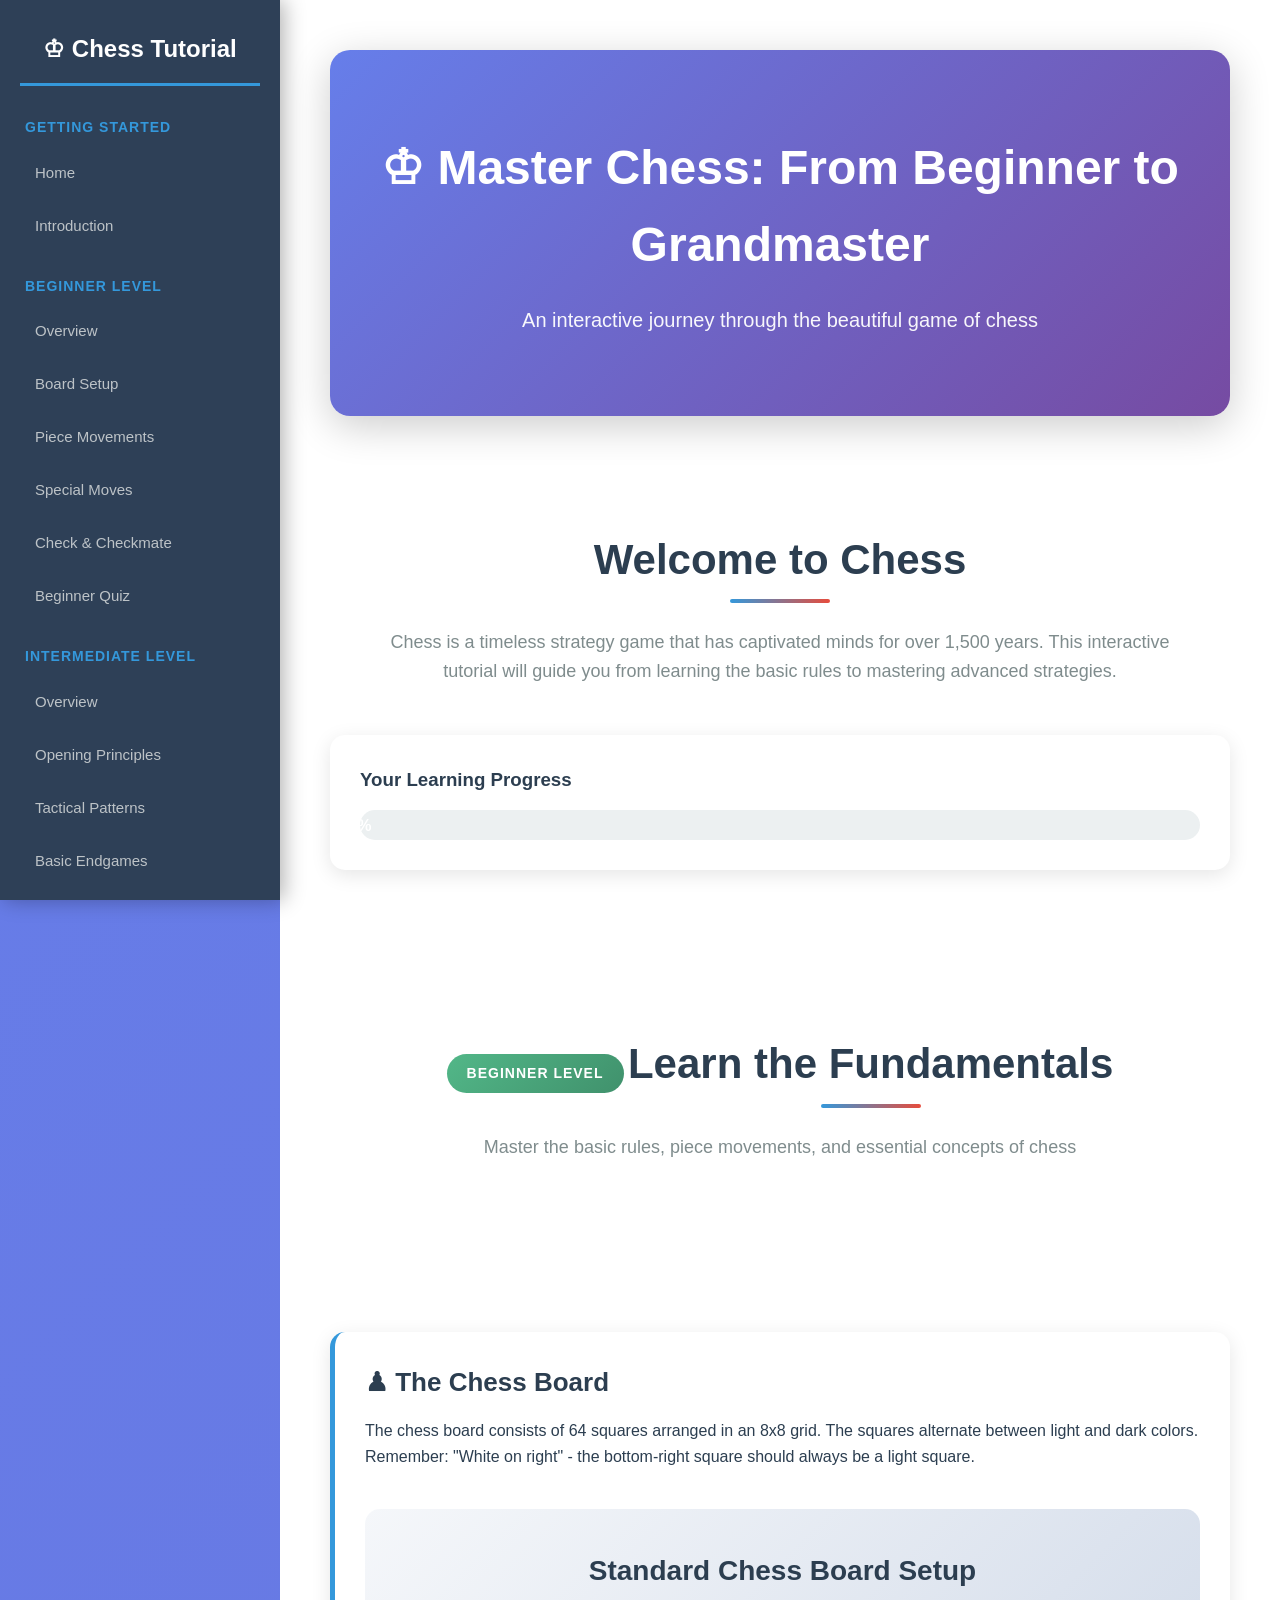
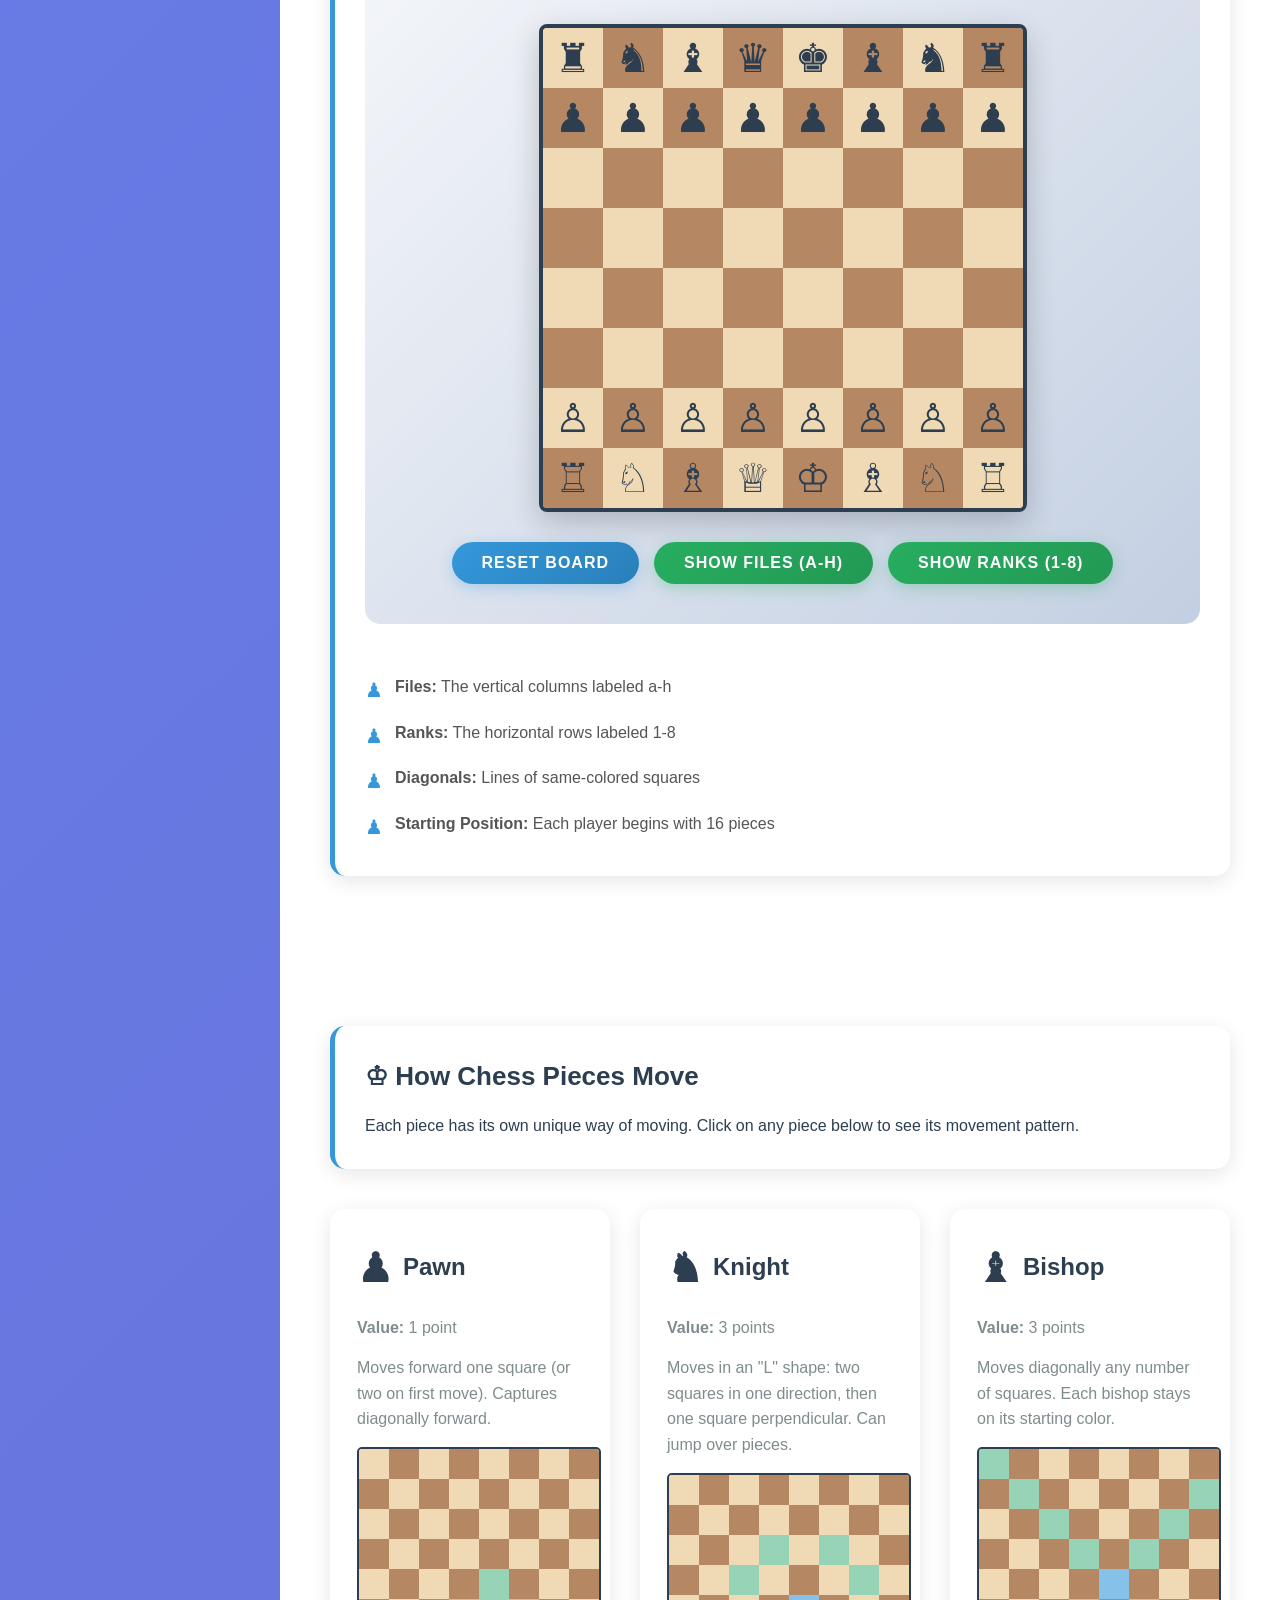
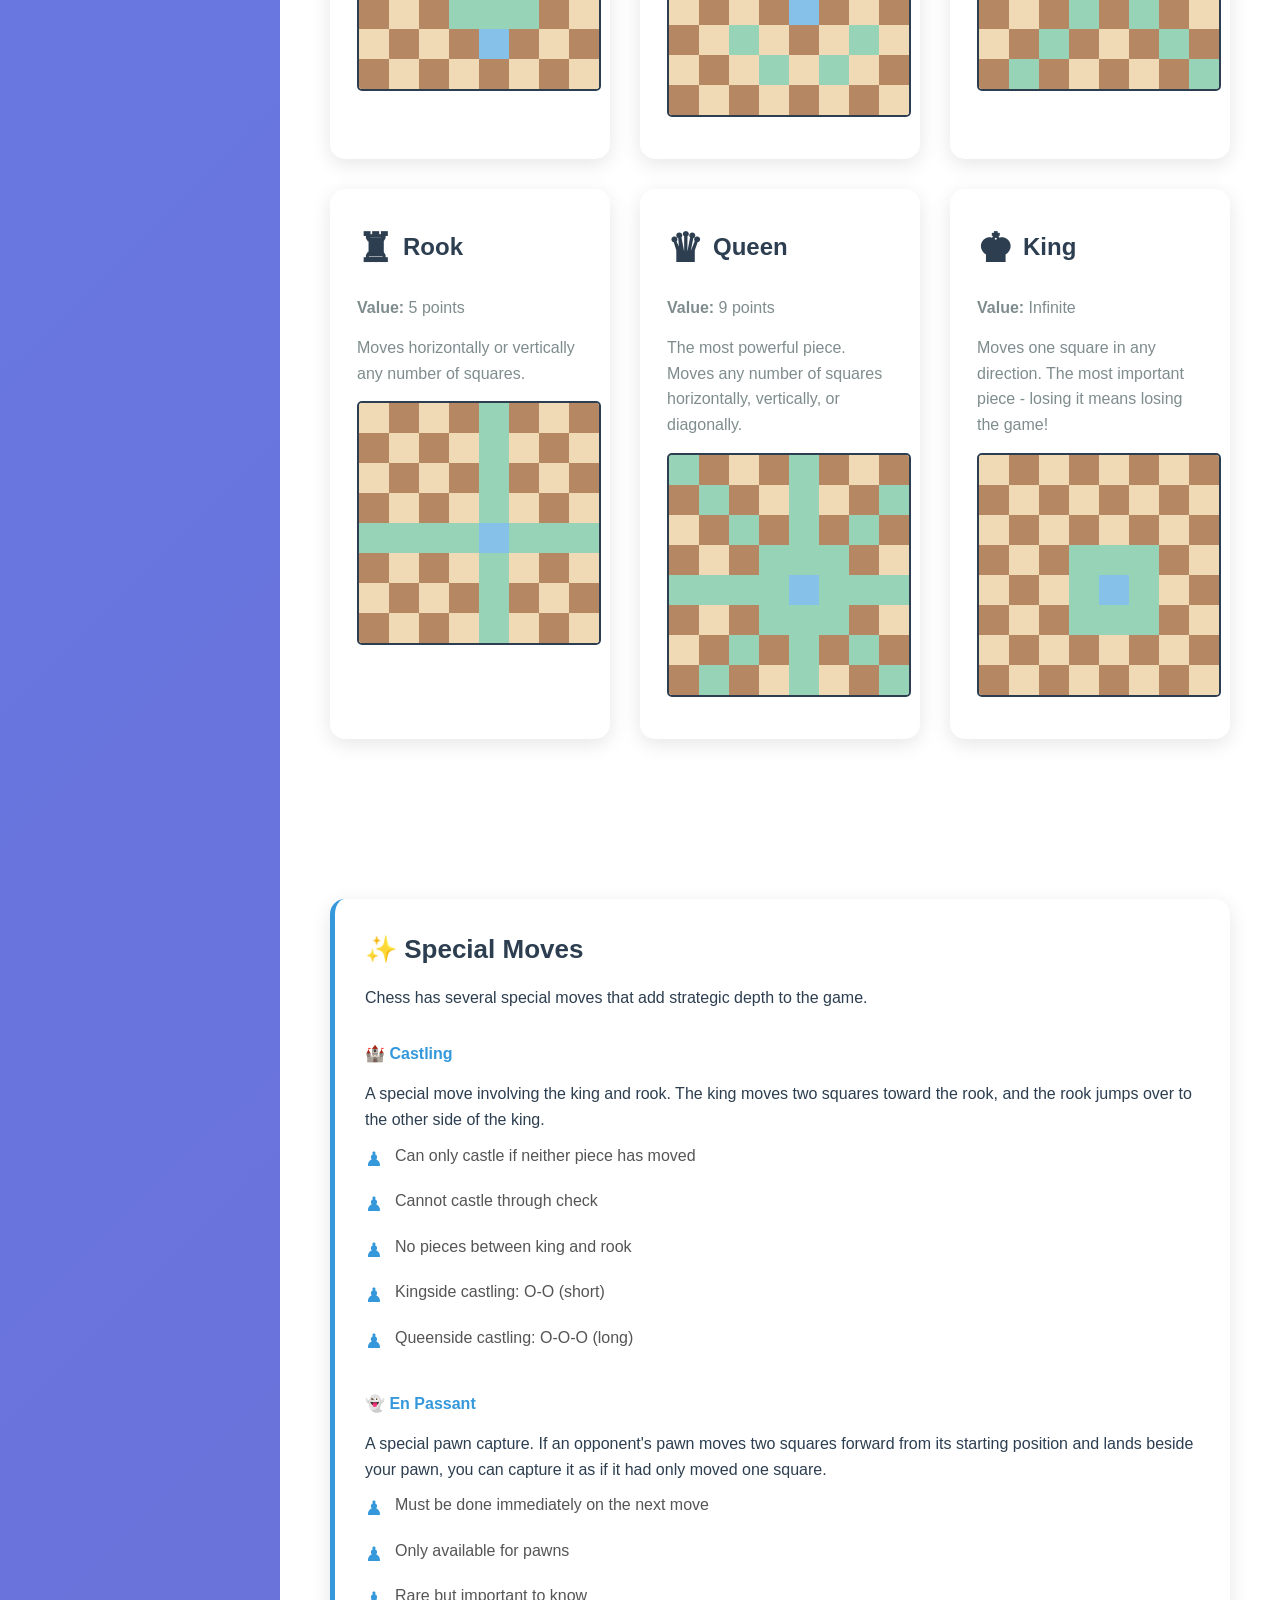
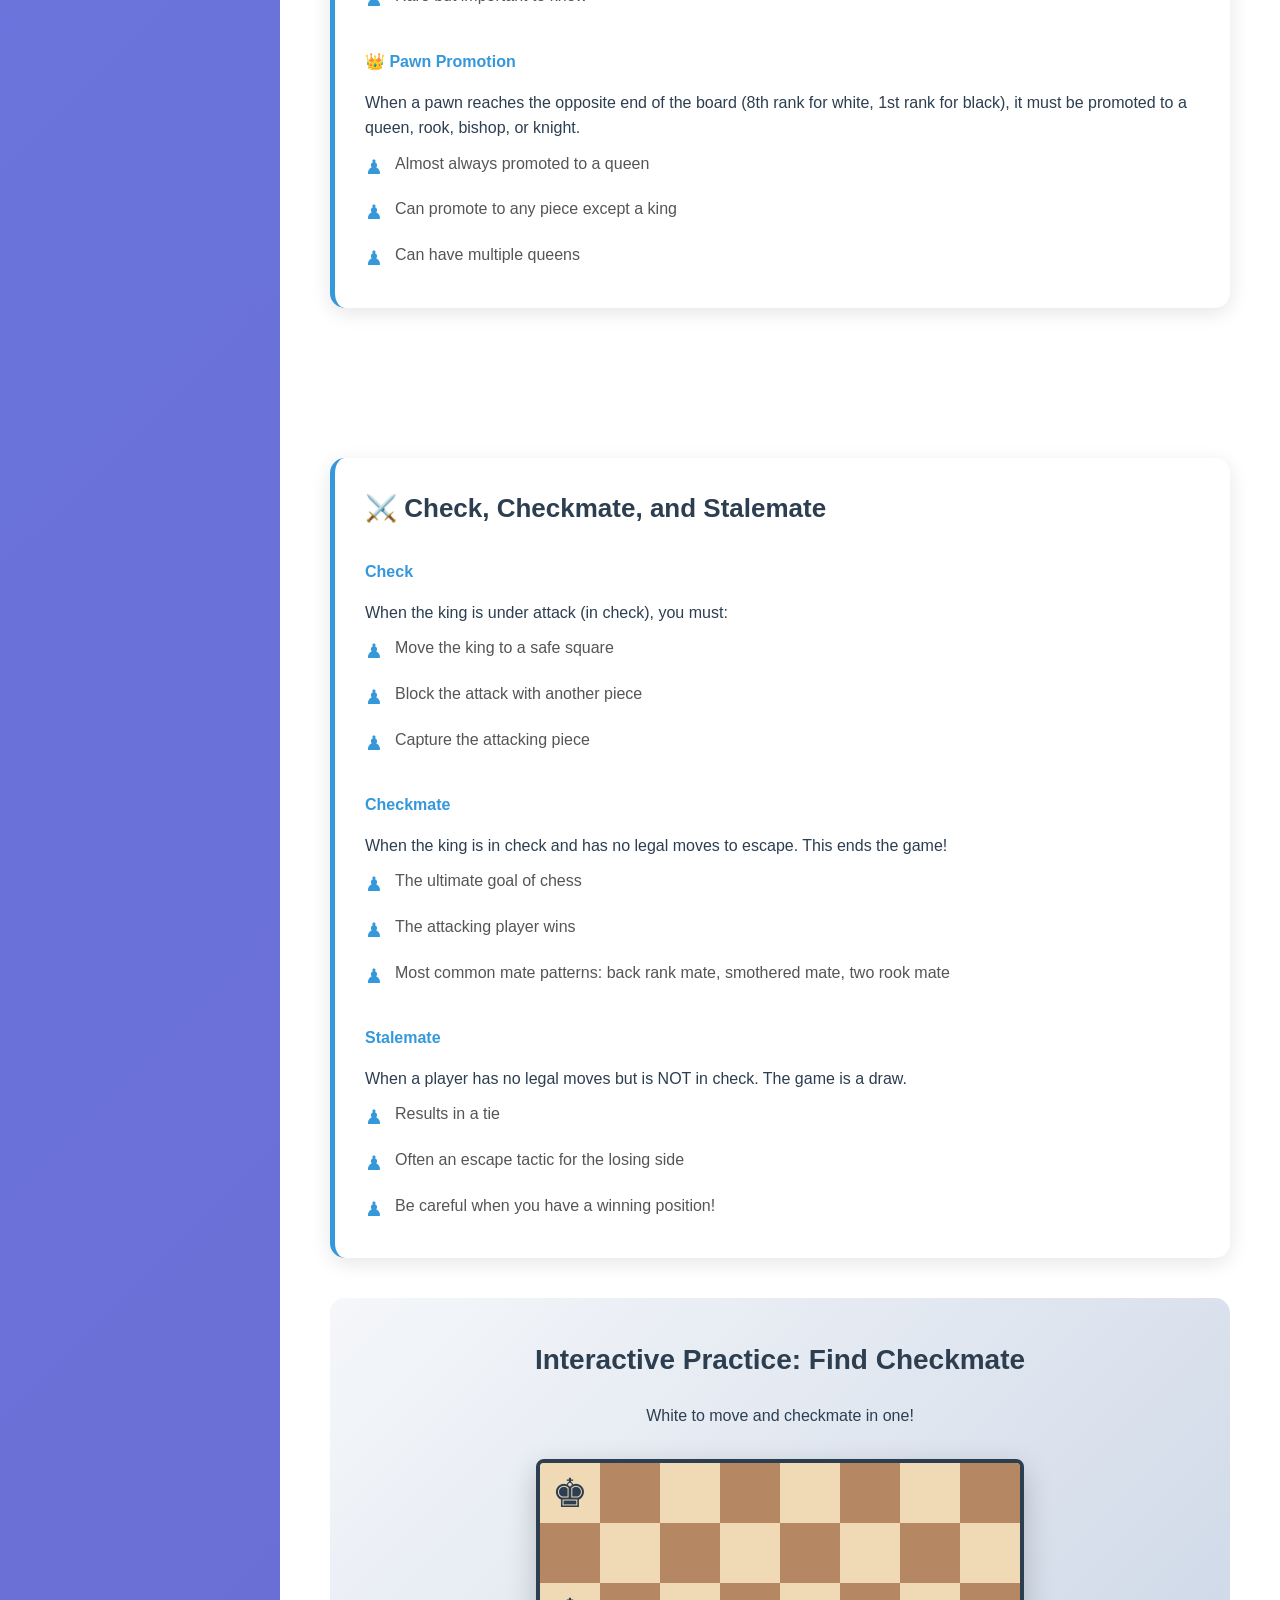
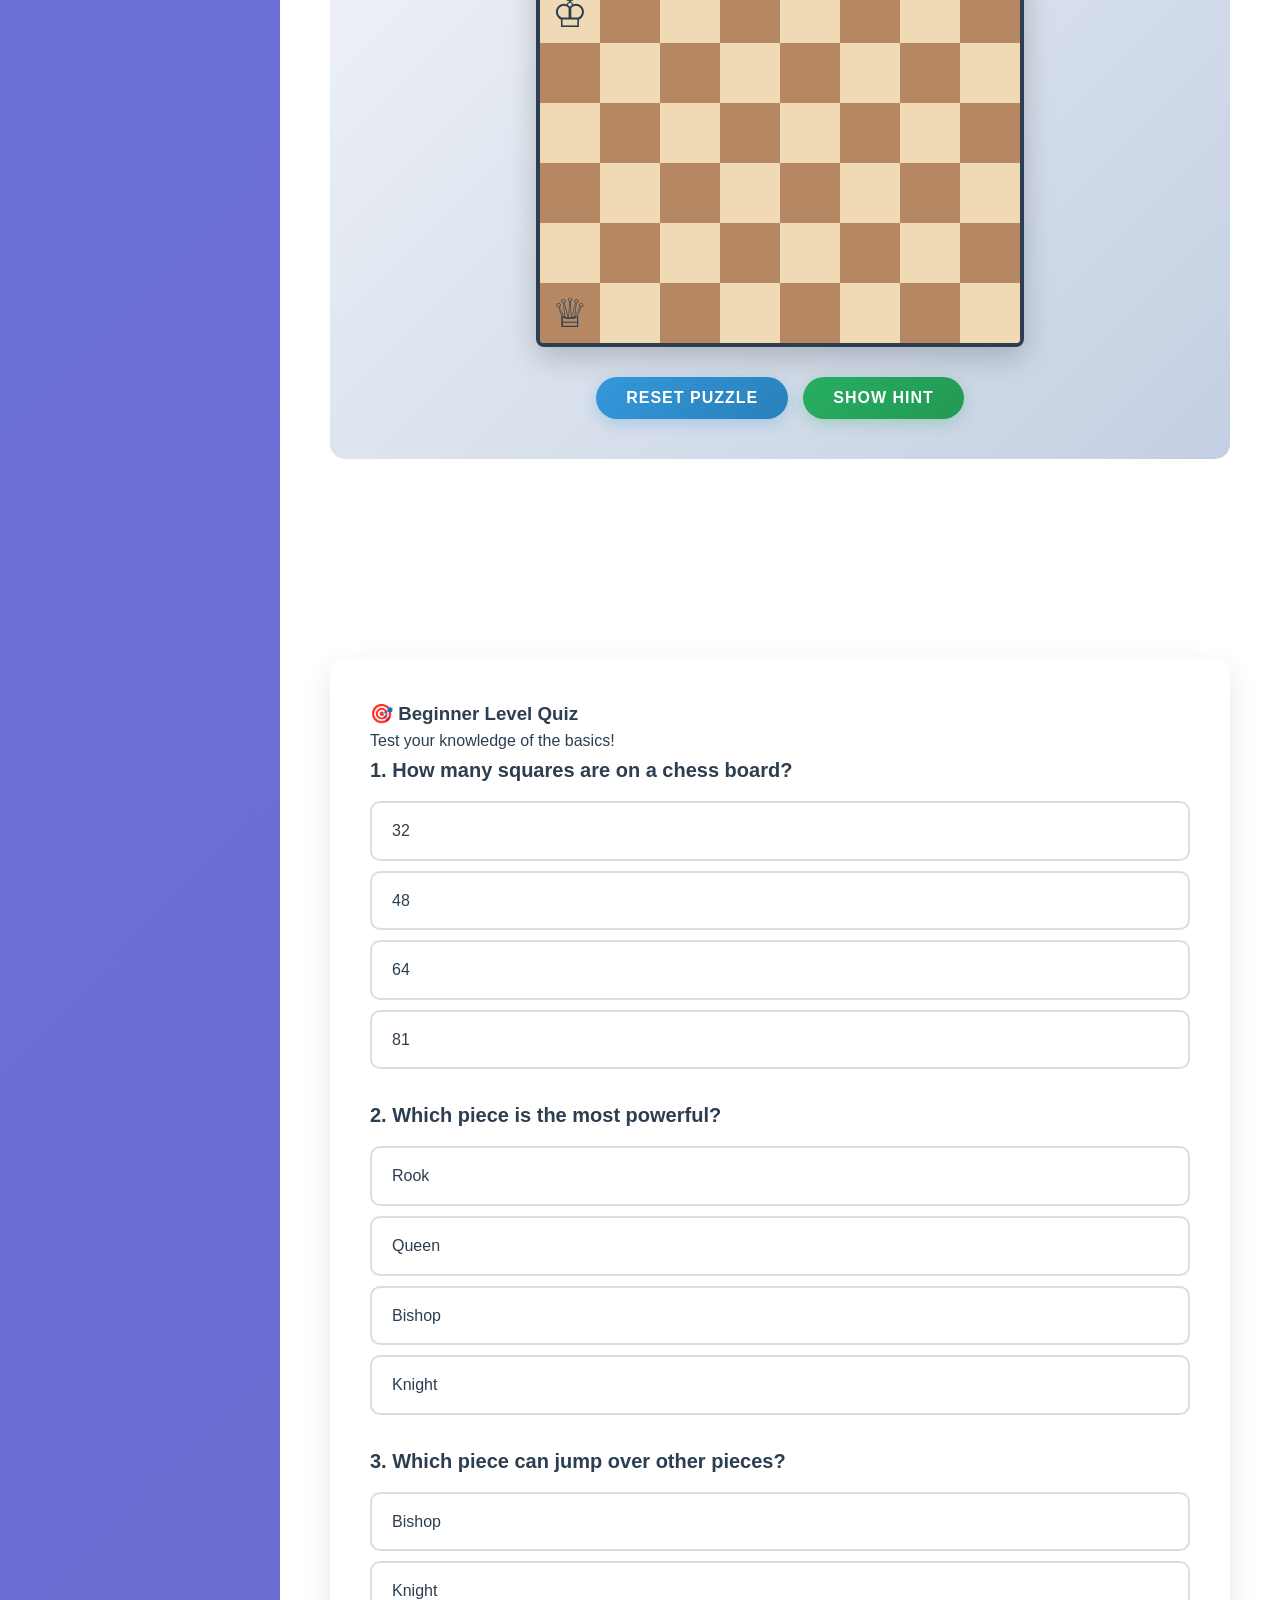
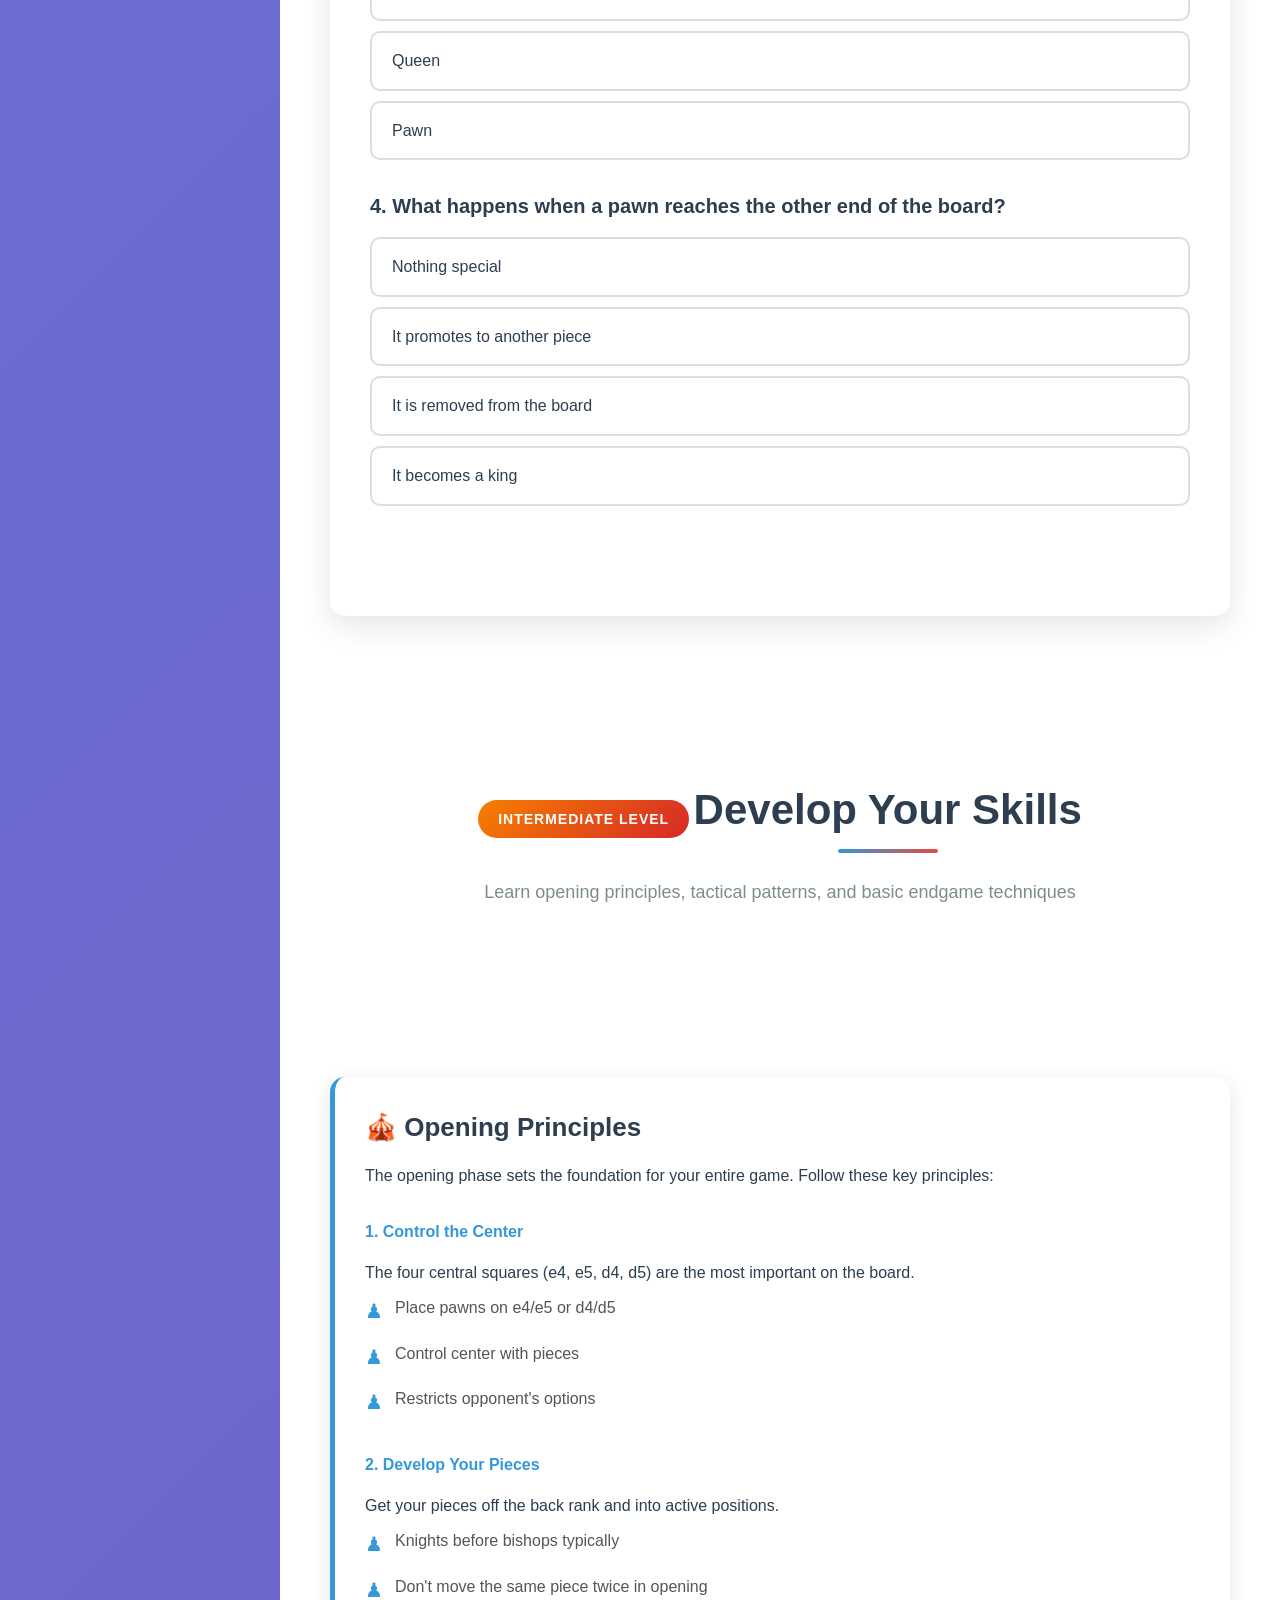
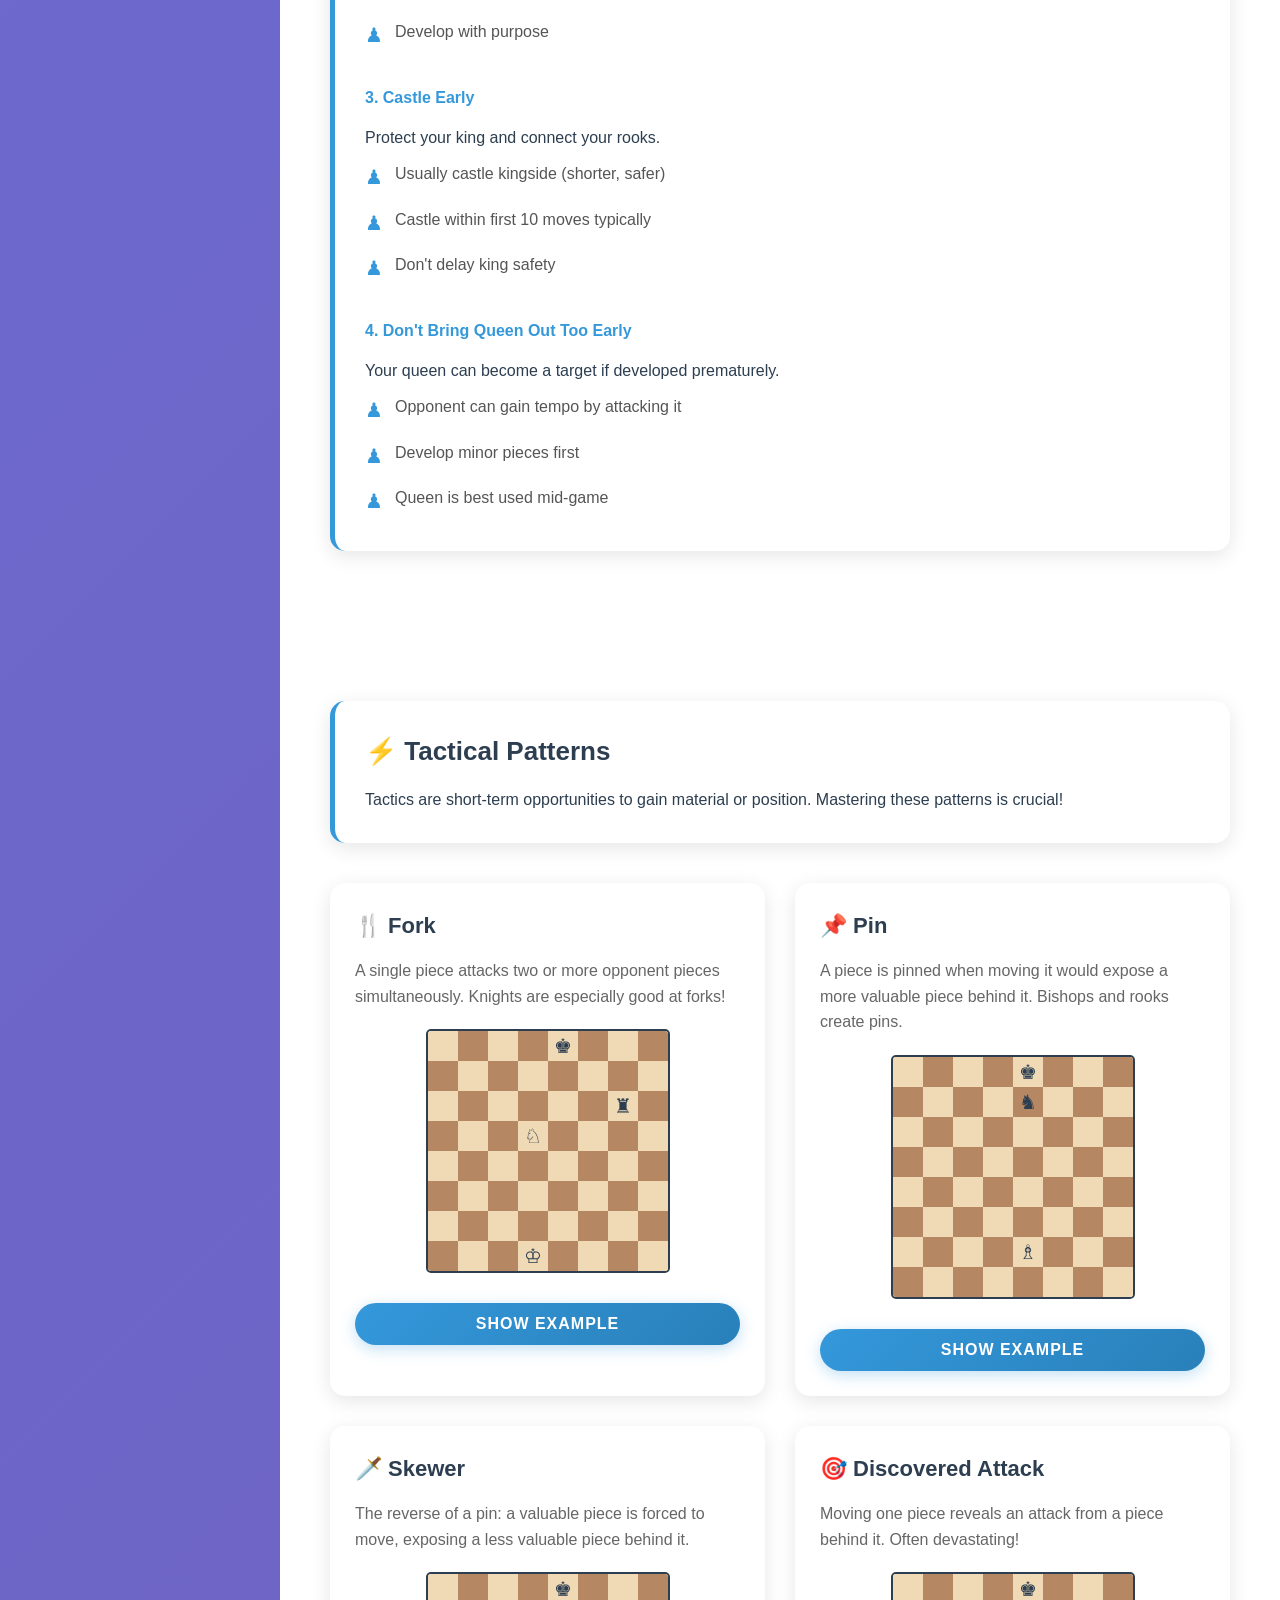
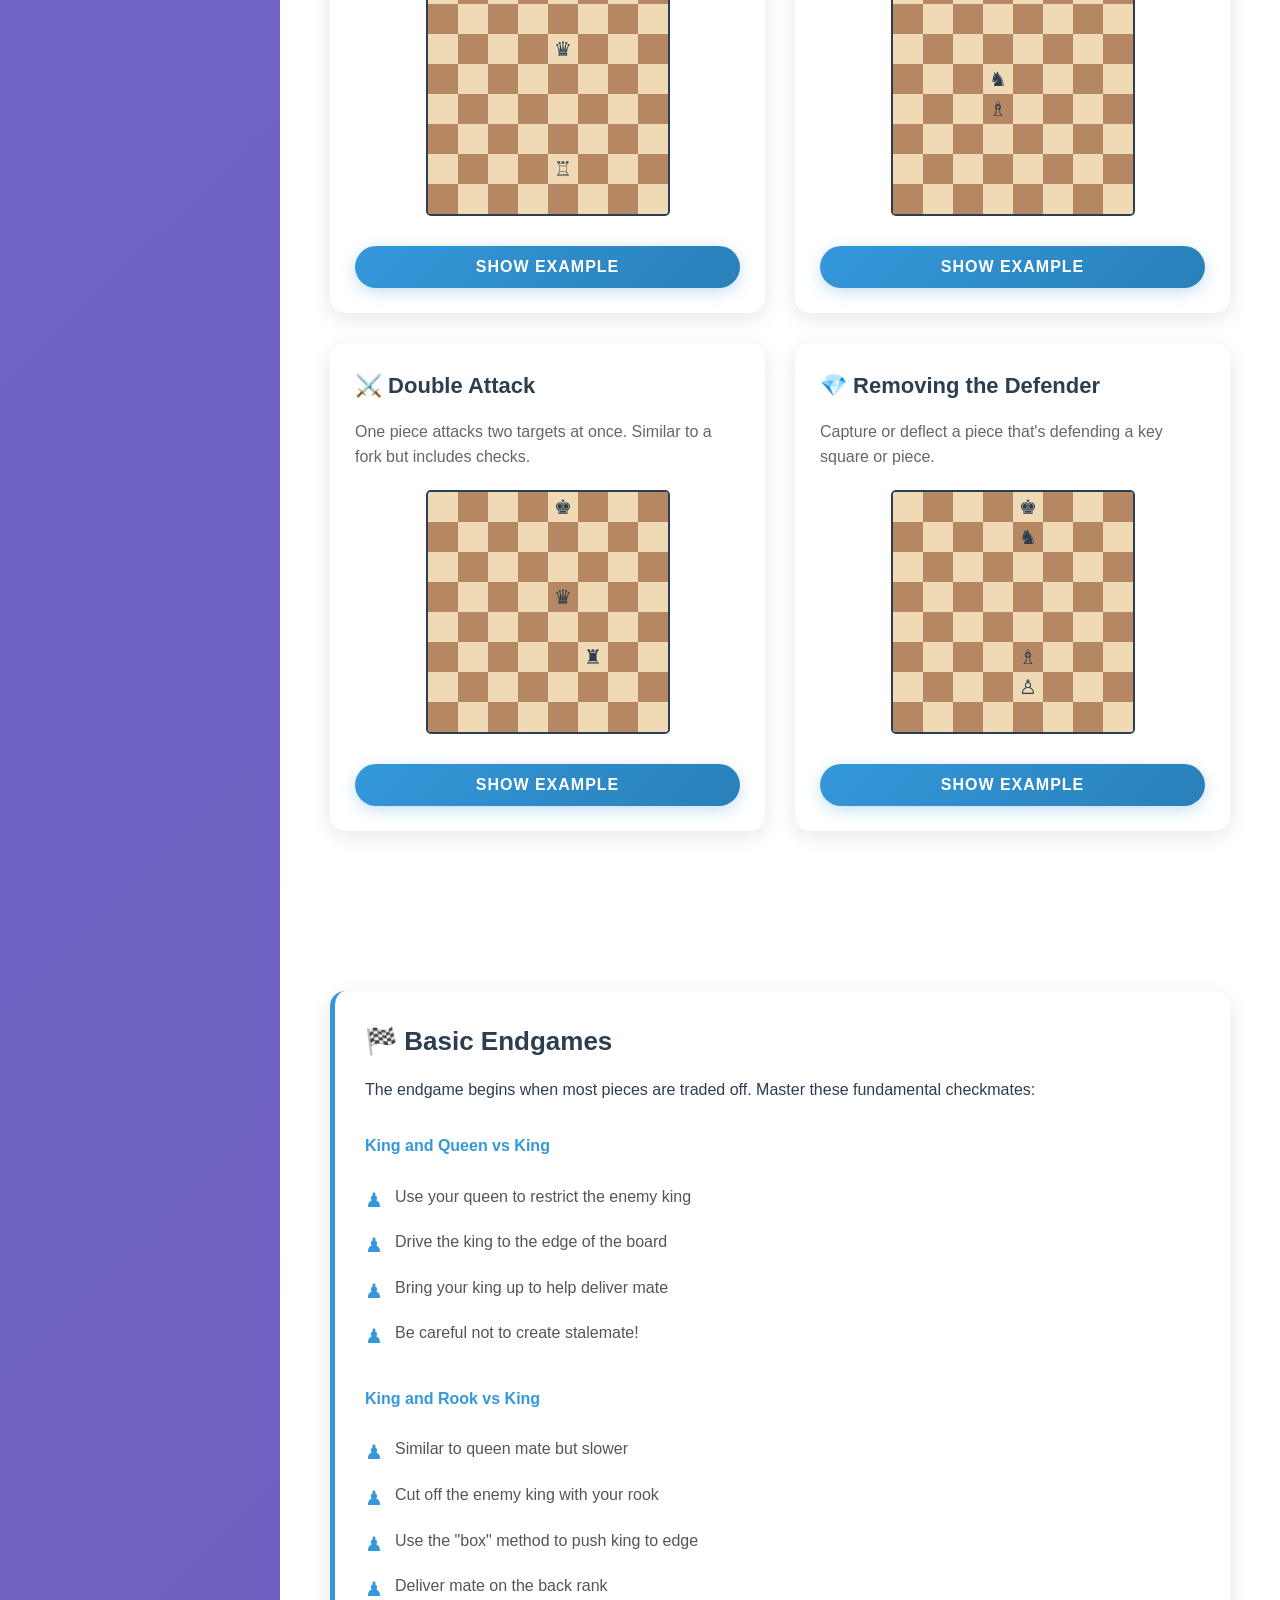
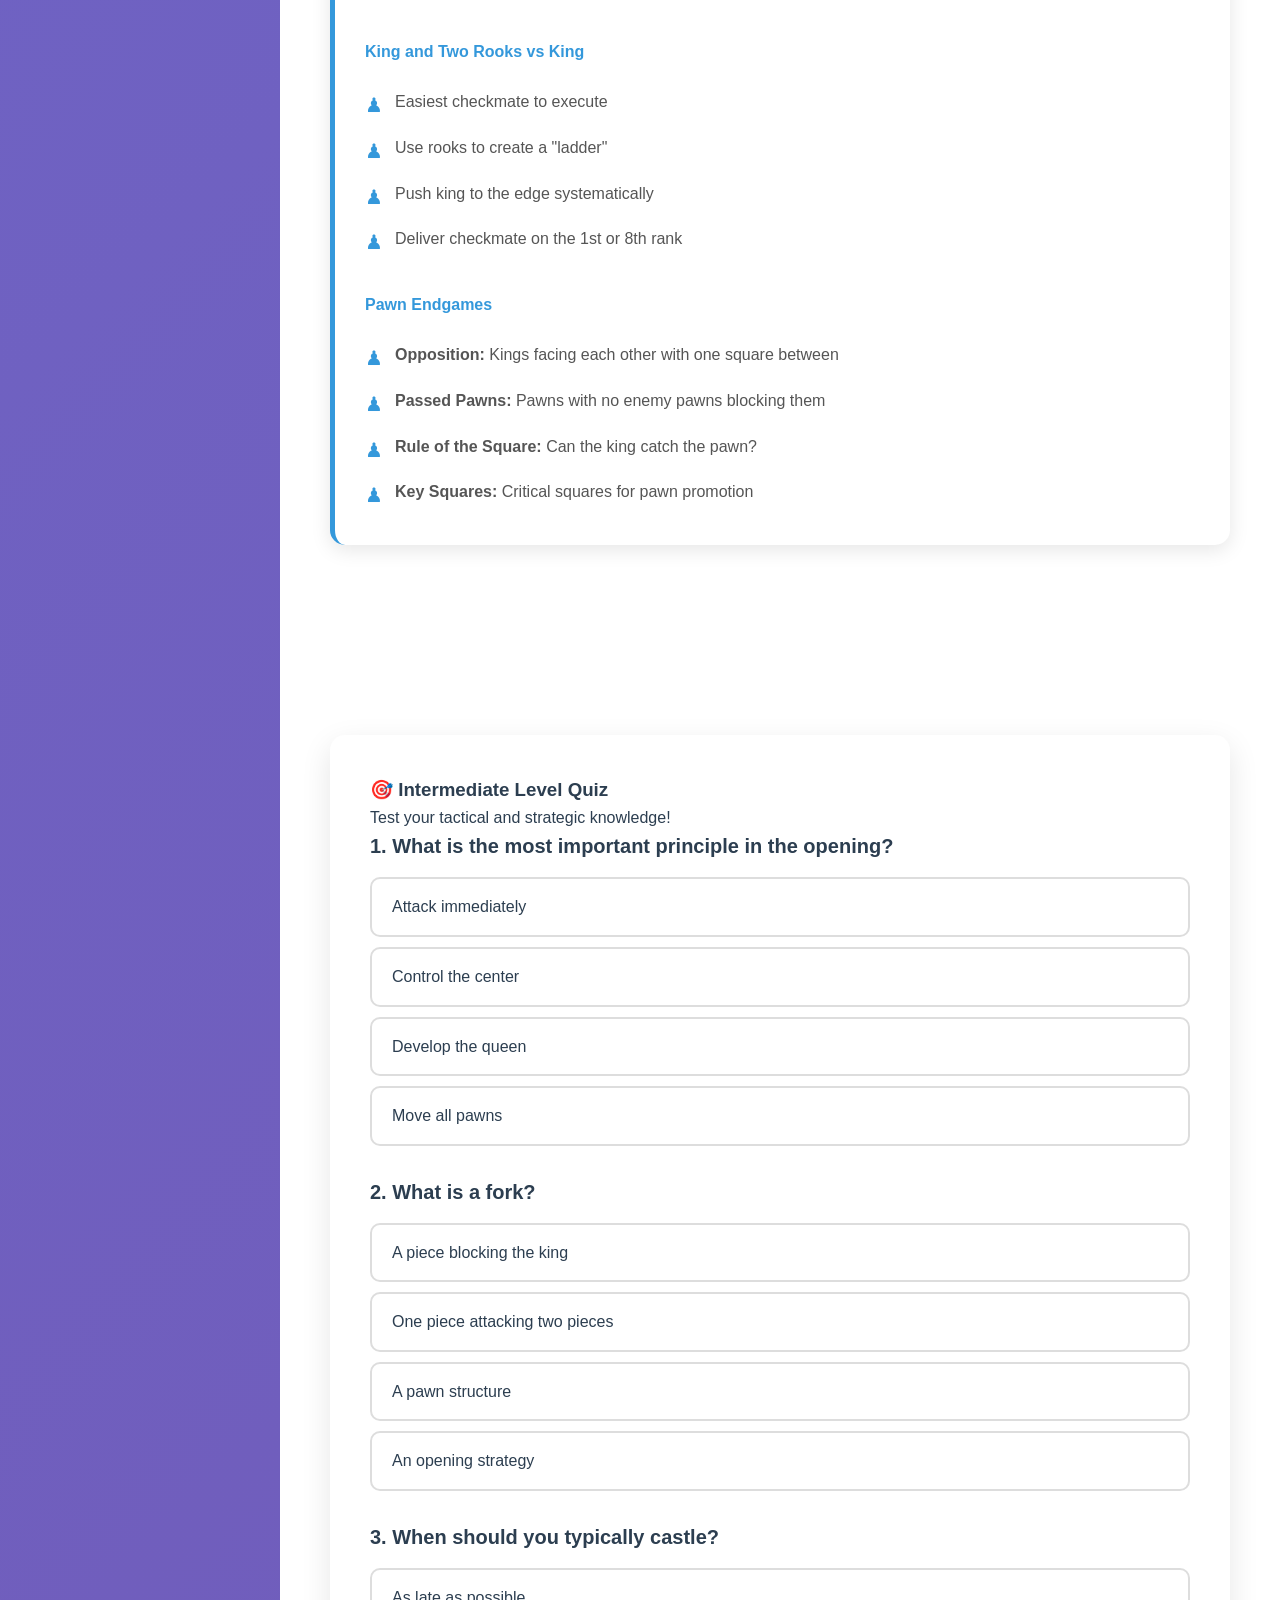
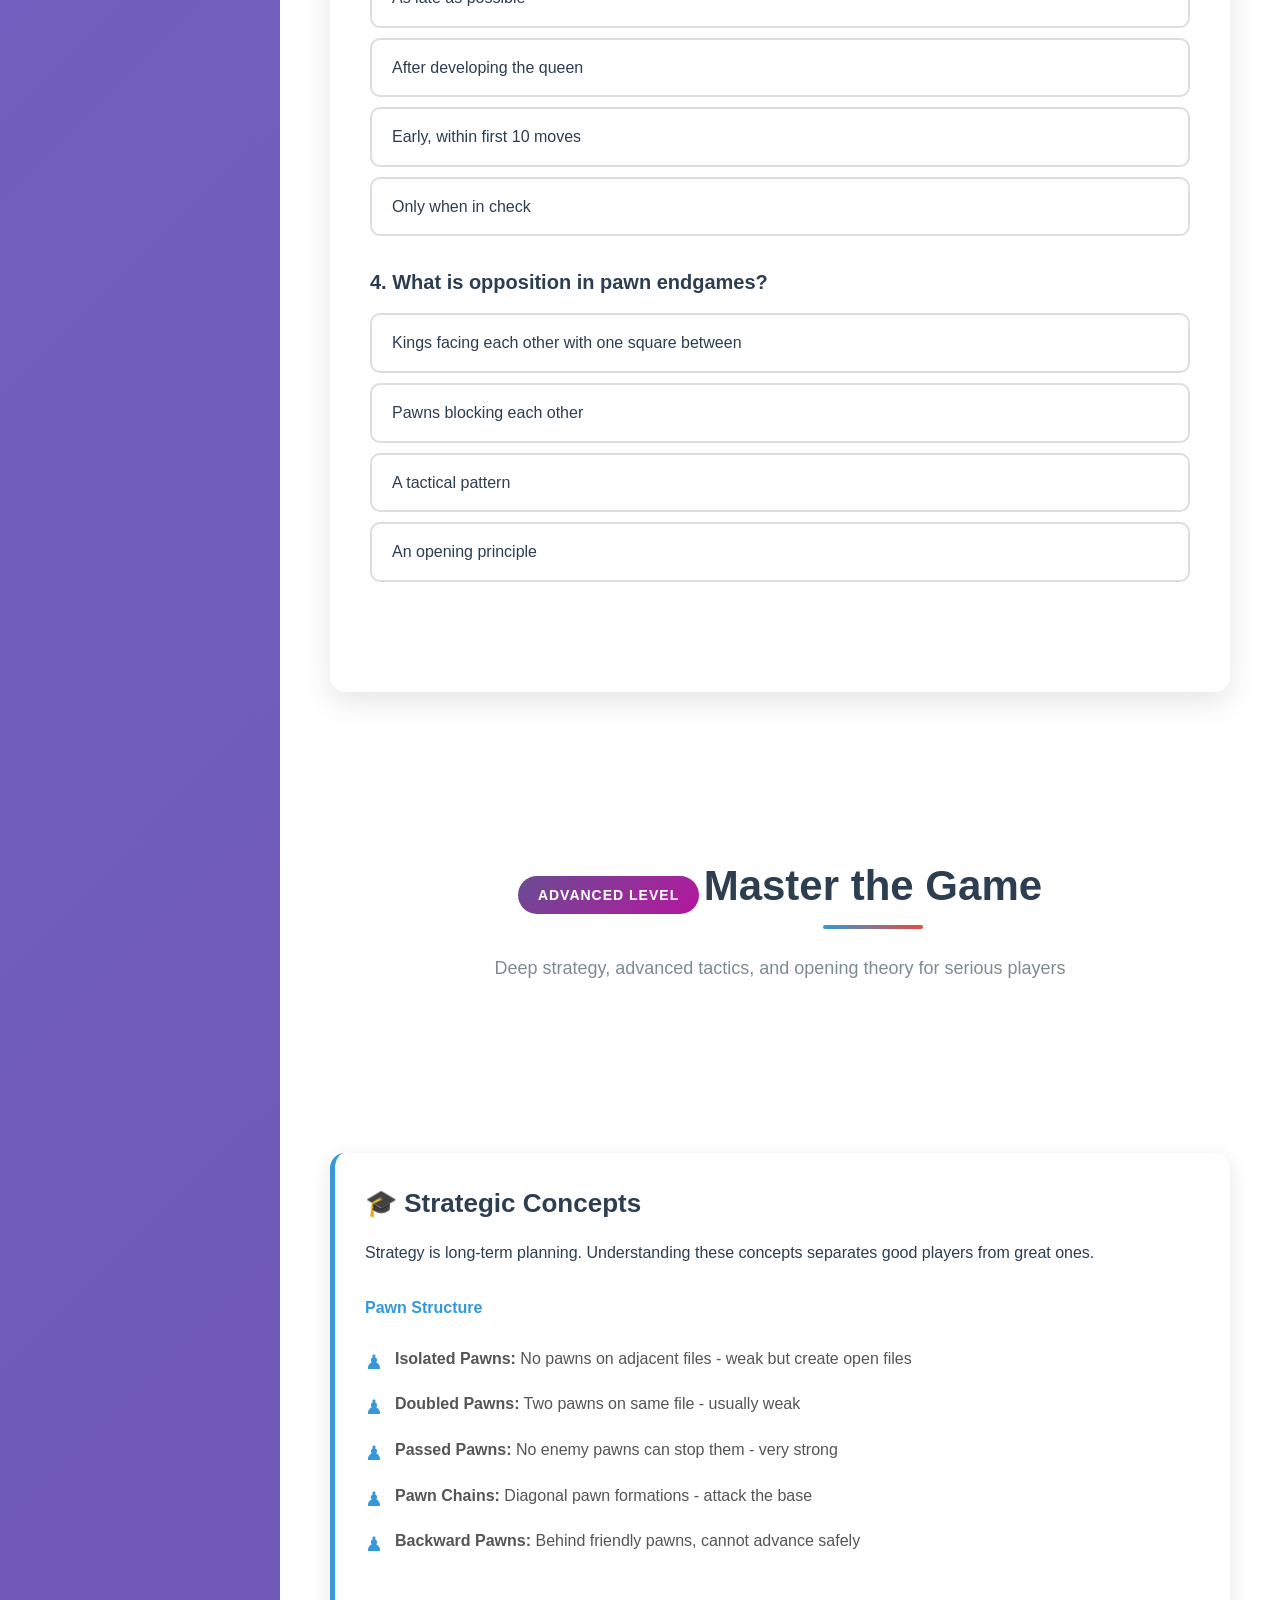
<file: tutorials/chess-tutorial.html>
<!DOCTYPE html>
<html lang="en">
<head>
    <meta charset="UTF-8">
    <meta name="viewport" content="width=device-width, initial-scale=1.0">
    <title>Interactive Chess Tutorial - Beginner to Advanced</title>
    <style>
        * {
            margin: 0;
            padding: 0;
            box-sizing: border-box;
        }

        :root {
            --primary-color: #2c3e50;
            --secondary-color: #3498db;
            --accent-color: #e74c3c;
            --success-color: #27ae60;
            --light-square: #f0d9b5;
            --dark-square: #b58863;
            --hover-color: #52b788;
            --text-color: #2c3e50;
            --bg-color: #ecf0f1;
        }

        body {
            font-family: 'Segoe UI', Tahoma, Geneva, Verdana, sans-serif;
            line-height: 1.6;
            color: var(--text-color);
            background: linear-gradient(135deg, #667eea 0%, #764ba2 100%);
            min-height: 100vh;
        }

        .container {
            display: flex;
            min-height: 100vh;
        }

        /* Sidebar Navigation */
        .sidebar {
            position: fixed;
            left: 0;
            top: 0;
            width: 280px;
            height: 100vh;
            background: rgba(44, 62, 80, 0.95);
            backdrop-filter: blur(10px);
            padding: 30px 20px;
            overflow-y: auto;
            z-index: 1000;
            box-shadow: 4px 0 20px rgba(0, 0, 0, 0.3);
        }

        .sidebar h1 {
            color: white;
            font-size: 24px;
            margin-bottom: 30px;
            text-align: center;
            border-bottom: 3px solid var(--secondary-color);
            padding-bottom: 15px;
        }

        .nav-section {
            margin-bottom: 25px;
        }

        .nav-section h3 {
            color: var(--secondary-color);
            font-size: 14px;
            text-transform: uppercase;
            letter-spacing: 1px;
            margin-bottom: 10px;
            padding-left: 5px;
        }

        .nav-link {
            display: block;
            color: #bdc3c7;
            text-decoration: none;
            padding: 12px 15px;
            border-radius: 8px;
            transition: all 0.3s ease;
            margin-bottom: 5px;
            font-size: 15px;
        }

        .nav-link:hover {
            background: rgba(52, 152, 219, 0.2);
            color: white;
            transform: translateX(5px);
        }

        .nav-link.active {
            background: var(--secondary-color);
            color: white;
        }

        /* Main Content */
        .main-content {
            margin-left: 280px;
            flex: 1;
            padding: 50px;
            background: white;
            min-height: 100vh;
        }

        .hero {
            text-align: center;
            padding: 80px 20px;
            background: linear-gradient(135deg, #667eea 0%, #764ba2 100%);
            border-radius: 20px;
            color: white;
            margin-bottom: 50px;
            box-shadow: 0 10px 40px rgba(0, 0, 0, 0.2);
        }

        .hero h1 {
            font-size: 48px;
            margin-bottom: 20px;
            animation: fadeInDown 1s ease;
        }

        .hero p {
            font-size: 20px;
            opacity: 0.95;
            animation: fadeInUp 1s ease;
        }

        /* Sections */
        .section {
            padding: 60px 0;
            animation: fadeIn 1s ease;
        }

        .section-header {
            text-align: center;
            margin-bottom: 50px;
        }

        .section-header h2 {
            font-size: 42px;
            color: var(--primary-color);
            margin-bottom: 15px;
            position: relative;
            display: inline-block;
        }

        .section-header h2::after {
            content: '';
            position: absolute;
            bottom: -10px;
            left: 50%;
            transform: translateX(-50%);
            width: 100px;
            height: 4px;
            background: linear-gradient(90deg, var(--secondary-color), var(--accent-color));
            border-radius: 2px;
        }

        .section-header p {
            font-size: 18px;
            color: #7f8c8d;
            max-width: 800px;
            margin: 20px auto 0;
        }

        /* Chess Board */
        .chess-board {
            display: grid;
            grid-template-columns: repeat(8, 60px);
            grid-template-rows: repeat(8, 60px);
            gap: 0;
            margin: 30px auto;
            border: 4px solid var(--primary-color);
            box-shadow: 0 10px 30px rgba(0, 0, 0, 0.2);
            border-radius: 8px;
            overflow: hidden;
            width: fit-content;
        }

        .chess-square {
            width: 60px;
            height: 60px;
            display: flex;
            align-items: center;
            justify-content: center;
            font-size: 40px;
            cursor: pointer;
            transition: all 0.3s ease;
            position: relative;
        }

        .chess-square:hover {
            transform: scale(1.05);
            z-index: 10;
        }

        .chess-square.light {
            background-color: var(--light-square);
        }

        .chess-square.dark {
            background-color: var(--dark-square);
        }

        .chess-square.highlight {
            background-color: var(--hover-color);
            animation: pulse 1s infinite;
        }

        .chess-square.selected {
            box-shadow: inset 0 0 0 3px var(--secondary-color);
        }

        /* Piece Movement Demo */
        .piece-demo {
            display: grid;
            grid-template-columns: repeat(auto-fit, minmax(250px, 1fr));
            gap: 30px;
            margin: 40px 0;
        }

        .piece-card {
            background: white;
            border-radius: 15px;
            padding: 25px;
            box-shadow: 0 5px 20px rgba(0, 0, 0, 0.1);
            transition: all 0.3s ease;
            cursor: pointer;
            border: 2px solid transparent;
        }

        .piece-card:hover {
            transform: translateY(-10px);
            box-shadow: 0 15px 40px rgba(0, 0, 0, 0.2);
            border-color: var(--secondary-color);
        }

        .piece-card h3 {
            color: var(--primary-color);
            font-size: 24px;
            margin-bottom: 15px;
            display: flex;
            align-items: center;
            gap: 10px;
        }

        .piece-icon {
            font-size: 40px;
        }

        .piece-card p {
            color: #7f8c8d;
            margin-bottom: 15px;
        }

        .mini-board {
            display: grid;
            grid-template-columns: repeat(8, 30px);
            grid-template-rows: repeat(8, 30px);
            margin: 15px auto;
            border: 2px solid var(--primary-color);
            border-radius: 5px;
            overflow: hidden;
            width: fit-content;
        }

        .mini-square {
            width: 30px;
            height: 30px;
            display: flex;
            align-items: center;
            justify-content: center;
            font-size: 20px;
        }

        .mini-square.light {
            background-color: var(--light-square);
        }

        .mini-square.dark {
            background-color: var(--dark-square);
        }

        .mini-square.move {
            background-color: rgba(82, 183, 136, 0.6);
        }

        .mini-square.piece-pos {
            background-color: rgba(52, 152, 219, 0.6);
        }

        /* Content Cards */
        .content-card {
            background: white;
            border-radius: 15px;
            padding: 30px;
            margin-bottom: 30px;
            box-shadow: 0 5px 20px rgba(0, 0, 0, 0.1);
            border-left: 5px solid var(--secondary-color);
        }

        .content-card h3 {
            color: var(--primary-color);
            font-size: 26px;
            margin-bottom: 15px;
        }

        .content-card ul {
            list-style: none;
            padding-left: 0;
        }

        .content-card li {
            padding: 10px 0 10px 30px;
            position: relative;
            color: #555;
        }

        .content-card li::before {
            content: '♟';
            position: absolute;
            left: 0;
            color: var(--secondary-color);
            font-size: 20px;
        }

        /* Interactive Practice Board */
        .practice-board {
            background: linear-gradient(135deg, #f5f7fa 0%, #c3cfe2 100%);
            padding: 40px;
            border-radius: 15px;
            margin: 40px 0;
            text-align: center;
        }

        .practice-board h3 {
            color: var(--primary-color);
            font-size: 28px;
            margin-bottom: 20px;
        }

        .practice-controls {
            margin-top: 20px;
            display: flex;
            gap: 15px;
            justify-content: center;
            flex-wrap: wrap;
        }

        .btn {
            padding: 12px 30px;
            border: none;
            border-radius: 25px;
            font-size: 16px;
            cursor: pointer;
            transition: all 0.3s ease;
            font-weight: 600;
            text-transform: uppercase;
            letter-spacing: 1px;
        }

        .btn-primary {
            background: linear-gradient(135deg, var(--secondary-color), #2980b9);
            color: white;
            box-shadow: 0 4px 15px rgba(52, 152, 219, 0.3);
        }

        .btn-primary:hover {
            transform: translateY(-2px);
            box-shadow: 0 6px 20px rgba(52, 152, 219, 0.4);
        }

        .btn-secondary {
            background: linear-gradient(135deg, var(--success-color), #229954);
            color: white;
            box-shadow: 0 4px 15px rgba(39, 174, 96, 0.3);
        }

        .btn-secondary:hover {
            transform: translateY(-2px);
            box-shadow: 0 6px 20px rgba(39, 174, 96, 0.4);
        }

        .btn-danger {
            background: linear-gradient(135deg, var(--accent-color), #c0392b);
            color: white;
            box-shadow: 0 4px 15px rgba(231, 76, 60, 0.3);
        }

        .btn-danger:hover {
            transform: translateY(-2px);
            box-shadow: 0 6px 20px rgba(231, 76, 60, 0.4);
        }

        /* Quiz Section */
        .quiz-container {
            background: white;
            border-radius: 15px;
            padding: 40px;
            margin: 40px 0;
            box-shadow: 0 10px 30px rgba(0, 0, 0, 0.1);
        }

        .quiz-question {
            margin-bottom: 30px;
        }

        .quiz-question h4 {
            color: var(--primary-color);
            font-size: 20px;
            margin-bottom: 15px;
        }

        .quiz-options {
            display: flex;
            flex-direction: column;
            gap: 10px;
        }

        .quiz-option {
            padding: 15px 20px;
            border: 2px solid #ddd;
            border-radius: 10px;
            cursor: pointer;
            transition: all 0.3s ease;
            background: white;
        }

        .quiz-option:hover {
            border-color: var(--secondary-color);
            background: rgba(52, 152, 219, 0.05);
        }

        .quiz-option.correct {
            border-color: var(--success-color);
            background: rgba(39, 174, 96, 0.1);
        }

        .quiz-option.incorrect {
            border-color: var(--accent-color);
            background: rgba(231, 76, 60, 0.1);
        }

        .quiz-result {
            margin-top: 20px;
            padding: 20px;
            border-radius: 10px;
            font-size: 18px;
            font-weight: 600;
            text-align: center;
        }

        .quiz-result.show {
            animation: slideIn 0.5s ease;
        }

        /* Tactics Diagram */
        .tactics-grid {
            display: grid;
            grid-template-columns: repeat(auto-fit, minmax(300px, 1fr));
            gap: 30px;
            margin: 40px 0;
        }

        .tactic-card {
            background: white;
            border-radius: 15px;
            padding: 25px;
            box-shadow: 0 5px 20px rgba(0, 0, 0, 0.1);
            transition: all 0.3s ease;
        }

        .tactic-card:hover {
            transform: translateY(-5px);
            box-shadow: 0 10px 30px rgba(0, 0, 0, 0.15);
        }

        .tactic-card h4 {
            color: var(--primary-color);
            font-size: 22px;
            margin-bottom: 15px;
        }

        .tactic-description {
            color: #666;
            margin-bottom: 20px;
        }

        /* Progress Bar */
        .progress-section {
            background: white;
            border-radius: 15px;
            padding: 30px;
            margin: 40px 0;
            box-shadow: 0 5px 20px rgba(0, 0, 0, 0.1);
        }

        .progress-bar {
            width: 100%;
            height: 30px;
            background: #ecf0f1;
            border-radius: 15px;
            overflow: hidden;
            margin-top: 15px;
        }

        .progress-fill {
            height: 100%;
            background: linear-gradient(90deg, var(--secondary-color), var(--success-color));
            transition: width 0.5s ease;
            display: flex;
            align-items: center;
            justify-content: center;
            color: white;
            font-weight: 600;
        }

        /* Animations */
        @keyframes fadeIn {
            from { opacity: 0; }
            to { opacity: 1; }
        }

        @keyframes fadeInDown {
            from {
                opacity: 0;
                transform: translateY(-20px);
            }
            to {
                opacity: 1;
                transform: translateY(0);
            }
        }

        @keyframes fadeInUp {
            from {
                opacity: 0;
                transform: translateY(20px);
            }
            to {
                opacity: 1;
                transform: translateY(0);
            }
        }

        @keyframes pulse {
            0%, 100% { opacity: 1; }
            50% { opacity: 0.7; }
        }

        @keyframes slideIn {
            from {
                opacity: 0;
                transform: translateY(-20px);
            }
            to {
                opacity: 1;
                transform: translateY(0);
            }
        }

        /* Responsive Design */
        @media (max-width: 768px) {
            .sidebar {
                transform: translateX(-100%);
                transition: transform 0.3s ease;
            }

            .sidebar.active {
                transform: translateX(0);
            }

            .main-content {
                margin-left: 0;
                padding: 20px;
            }

            .hero h1 {
                font-size: 32px;
            }

            .chess-board {
                grid-template-columns: repeat(8, 40px);
                grid-template-rows: repeat(8, 40px);
            }

            .chess-square {
                width: 40px;
                height: 40px;
                font-size: 28px;
            }

            .section-header h2 {
                font-size: 32px;
            }
        }

        /* Level Badges */
        .level-badge {
            display: inline-block;
            padding: 8px 20px;
            border-radius: 20px;
            font-size: 14px;
            font-weight: 600;
            text-transform: uppercase;
            letter-spacing: 1px;
            margin-bottom: 20px;
        }

        .level-beginner {
            background: linear-gradient(135deg, #52b788, #40916c);
            color: white;
        }

        .level-intermediate {
            background: linear-gradient(135deg, #f77f00, #d62828);
            color: white;
        }

        .level-advanced {
            background: linear-gradient(135deg, #6a4c93, #b5179e);
            color: white;
        }

        /* Tooltip */
        .tooltip {
            position: relative;
            display: inline-block;
        }

        .tooltip .tooltiptext {
            visibility: hidden;
            width: 200px;
            background-color: var(--primary-color);
            color: white;
            text-align: center;
            border-radius: 6px;
            padding: 10px;
            position: absolute;
            z-index: 1;
            bottom: 125%;
            left: 50%;
            margin-left: -100px;
            opacity: 0;
            transition: opacity 0.3s;
            font-size: 14px;
        }

        .tooltip:hover .tooltiptext {
            visibility: visible;
            opacity: 1;
        }

        /* Message Box */
        .message-box {
            padding: 20px;
            border-radius: 10px;
            margin: 20px 0;
            font-size: 16px;
            display: none;
        }

        .message-box.info {
            background: rgba(52, 152, 219, 0.1);
            border-left: 4px solid var(--secondary-color);
            color: var(--secondary-color);
        }

        .message-box.success {
            background: rgba(39, 174, 96, 0.1);
            border-left: 4px solid var(--success-color);
            color: var(--success-color);
        }

        .message-box.show {
            display: block;
            animation: slideIn 0.5s ease;
        }
    </style>
</head>
<body>
    <div class="container">
        <!-- Sidebar Navigation -->
        <nav class="sidebar">
            <h1>♔ Chess Tutorial</h1>

            <div class="nav-section">
                <h3>Getting Started</h3>
                <a href="#hero" class="nav-link active">Home</a>
                <a href="#introduction" class="nav-link">Introduction</a>
            </div>

            <div class="nav-section">
                <h3>Beginner Level</h3>
                <a href="#beginner" class="nav-link">Overview</a>
                <a href="#board-setup" class="nav-link">Board Setup</a>
                <a href="#pieces" class="nav-link">Piece Movements</a>
                <a href="#special-moves" class="nav-link">Special Moves</a>
                <a href="#check-checkmate" class="nav-link">Check & Checkmate</a>
                <a href="#beginner-quiz" class="nav-link">Beginner Quiz</a>
            </div>

            <div class="nav-section">
                <h3>Intermediate Level</h3>
                <a href="#intermediate" class="nav-link">Overview</a>
                <a href="#opening-principles" class="nav-link">Opening Principles</a>
                <a href="#tactics" class="nav-link">Tactical Patterns</a>
                <a href="#endgame-basics" class="nav-link">Basic Endgames</a>
                <a href="#intermediate-quiz" class="nav-link">Intermediate Quiz</a>
            </div>

            <div class="nav-section">
                <h3>Advanced Level</h3>
                <a href="#advanced" class="nav-link">Overview</a>
                <a href="#strategy" class="nav-link">Strategic Concepts</a>
                <a href="#openings" class="nav-link">Opening Theory</a>
                <a href="#advanced-tactics" class="nav-link">Advanced Tactics</a>
                <a href="#advanced-quiz" class="nav-link">Advanced Quiz</a>
            </div>
        </nav>

        <!-- Main Content -->
        <main class="main-content">
            <!-- Hero Section -->
            <section id="hero" class="hero">
                <h1>♔ Master Chess: From Beginner to Grandmaster</h1>
                <p>An interactive journey through the beautiful game of chess</p>
            </section>

            <!-- Introduction -->
            <section id="introduction" class="section">
                <div class="section-header">
                    <h2>Welcome to Chess</h2>
                    <p>Chess is a timeless strategy game that has captivated minds for over 1,500 years. This interactive tutorial will guide you from learning the basic rules to mastering advanced strategies.</p>
                </div>

                <div class="progress-section">
                    <h3>Your Learning Progress</h3>
                    <div class="progress-bar">
                        <div class="progress-fill" id="overallProgress" style="width: 0%;">0%</div>
                    </div>
                </div>
            </section>

            <!-- BEGINNER LEVEL -->
            <section id="beginner" class="section">
                <div class="section-header">
                    <span class="level-badge level-beginner">Beginner Level</span>
                    <h2>Learn the Fundamentals</h2>
                    <p>Master the basic rules, piece movements, and essential concepts of chess</p>
                </div>
            </section>

            <!-- Board Setup -->
            <section id="board-setup" class="section">
                <div class="content-card">
                    <h3>♟ The Chess Board</h3>
                    <p>The chess board consists of 64 squares arranged in an 8x8 grid. The squares alternate between light and dark colors. Remember: "White on right" - the bottom-right square should always be a light square.</p>

                    <div class="practice-board">
                        <h3>Standard Chess Board Setup</h3>
                        <div class="chess-board" id="setupBoard"></div>
                        <div class="practice-controls">
                            <button class="btn btn-primary" onclick="resetBoard()">Reset Board</button>
                            <button class="btn btn-secondary" onclick="highlightFiles()">Show Files (a-h)</button>
                            <button class="btn btn-secondary" onclick="highlightRanks()">Show Ranks (1-8)</button>
                        </div>
                    </div>

                    <ul>
                        <li><strong>Files:</strong> The vertical columns labeled a-h</li>
                        <li><strong>Ranks:</strong> The horizontal rows labeled 1-8</li>
                        <li><strong>Diagonals:</strong> Lines of same-colored squares</li>
                        <li><strong>Starting Position:</strong> Each player begins with 16 pieces</li>
                    </ul>
                </div>
            </section>

            <!-- Piece Movements -->
            <section id="pieces" class="section">
                <div class="content-card">
                    <h3>♔ How Chess Pieces Move</h3>
                    <p>Each piece has its own unique way of moving. Click on any piece below to see its movement pattern.</p>
                </div>

                <div class="piece-demo">
                    <div class="piece-card" onclick="showPieceMovement('pawn')">
                        <h3><span class="piece-icon">♟</span> Pawn</h3>
                        <p><strong>Value:</strong> 1 point</p>
                        <p>Moves forward one square (or two on first move). Captures diagonally forward.</p>
                        <div class="mini-board" id="pawn-board"></div>
                    </div>

                    <div class="piece-card" onclick="showPieceMovement('knight')">
                        <h3><span class="piece-icon">♞</span> Knight</h3>
                        <p><strong>Value:</strong> 3 points</p>
                        <p>Moves in an "L" shape: two squares in one direction, then one square perpendicular. Can jump over pieces.</p>
                        <div class="mini-board" id="knight-board"></div>
                    </div>

                    <div class="piece-card" onclick="showPieceMovement('bishop')">
                        <h3><span class="piece-icon">♝</span> Bishop</h3>
                        <p><strong>Value:</strong> 3 points</p>
                        <p>Moves diagonally any number of squares. Each bishop stays on its starting color.</p>
                        <div class="mini-board" id="bishop-board"></div>
                    </div>

                    <div class="piece-card" onclick="showPieceMovement('rook')">
                        <h3><span class="piece-icon">♜</span> Rook</h3>
                        <p><strong>Value:</strong> 5 points</p>
                        <p>Moves horizontally or vertically any number of squares.</p>
                        <div class="mini-board" id="rook-board"></div>
                    </div>

                    <div class="piece-card" onclick="showPieceMovement('queen')">
                        <h3><span class="piece-icon">♛</span> Queen</h3>
                        <p><strong>Value:</strong> 9 points</p>
                        <p>The most powerful piece. Moves any number of squares horizontally, vertically, or diagonally.</p>
                        <div class="mini-board" id="queen-board"></div>
                    </div>

                    <div class="piece-card" onclick="showPieceMovement('king')">
                        <h3><span class="piece-icon">♚</span> King</h3>
                        <p><strong>Value:</strong> Infinite</p>
                        <p>Moves one square in any direction. The most important piece - losing it means losing the game!</p>
                        <div class="mini-board" id="king-board"></div>
                    </div>
                </div>
            </section>

            <!-- Special Moves -->
            <section id="special-moves" class="section">
                <div class="content-card">
                    <h3>✨ Special Moves</h3>
                    <p>Chess has several special moves that add strategic depth to the game.</p>

                    <div style="margin-top: 30px;">
                        <h4 style="color: var(--secondary-color); margin-bottom: 15px;">🏰 Castling</h4>
                        <p>A special move involving the king and rook. The king moves two squares toward the rook, and the rook jumps over to the other side of the king.</p>
                        <ul>
                            <li>Can only castle if neither piece has moved</li>
                            <li>Cannot castle through check</li>
                            <li>No pieces between king and rook</li>
                            <li>Kingside castling: O-O (short)</li>
                            <li>Queenside castling: O-O-O (long)</li>
                        </ul>
                    </div>

                    <div style="margin-top: 30px;">
                        <h4 style="color: var(--secondary-color); margin-bottom: 15px;">👻 En Passant</h4>
                        <p>A special pawn capture. If an opponent's pawn moves two squares forward from its starting position and lands beside your pawn, you can capture it as if it had only moved one square.</p>
                        <ul>
                            <li>Must be done immediately on the next move</li>
                            <li>Only available for pawns</li>
                            <li>Rare but important to know</li>
                        </ul>
                    </div>

                    <div style="margin-top: 30px;">
                        <h4 style="color: var(--secondary-color); margin-bottom: 15px;">👑 Pawn Promotion</h4>
                        <p>When a pawn reaches the opposite end of the board (8th rank for white, 1st rank for black), it must be promoted to a queen, rook, bishop, or knight.</p>
                        <ul>
                            <li>Almost always promoted to a queen</li>
                            <li>Can promote to any piece except a king</li>
                            <li>Can have multiple queens</li>
                        </ul>
                    </div>
                </div>
            </section>

            <!-- Check and Checkmate -->
            <section id="check-checkmate" class="section">
                <div class="content-card">
                    <h3>⚔️ Check, Checkmate, and Stalemate</h3>

                    <div style="margin-top: 30px;">
                        <h4 style="color: var(--secondary-color); margin-bottom: 15px;">Check</h4>
                        <p>When the king is under attack (in check), you must:</p>
                        <ul>
                            <li>Move the king to a safe square</li>
                            <li>Block the attack with another piece</li>
                            <li>Capture the attacking piece</li>
                        </ul>
                    </div>

                    <div style="margin-top: 30px;">
                        <h4 style="color: var(--secondary-color); margin-bottom: 15px;">Checkmate</h4>
                        <p>When the king is in check and has no legal moves to escape. This ends the game!</p>
                        <ul>
                            <li>The ultimate goal of chess</li>
                            <li>The attacking player wins</li>
                            <li>Most common mate patterns: back rank mate, smothered mate, two rook mate</li>
                        </ul>
                    </div>

                    <div style="margin-top: 30px;">
                        <h4 style="color: var(--secondary-color); margin-bottom: 15px;">Stalemate</h4>
                        <p>When a player has no legal moves but is NOT in check. The game is a draw.</p>
                        <ul>
                            <li>Results in a tie</li>
                            <li>Often an escape tactic for the losing side</li>
                            <li>Be careful when you have a winning position!</li>
                        </ul>
                    </div>
                </div>

                <div class="practice-board">
                    <h3>Interactive Practice: Find Checkmate</h3>
                    <p>White to move and checkmate in one!</p>
                    <div class="chess-board" id="mateBoard"></div>
                    <div class="message-box" id="mateMessage"></div>
                    <div class="practice-controls">
                        <button class="btn btn-primary" onclick="resetMatePuzzle()">Reset Puzzle</button>
                        <button class="btn btn-secondary" onclick="showHint()">Show Hint</button>
                    </div>
                </div>
            </section>

            <!-- Beginner Quiz -->
            <section id="beginner-quiz" class="section">
                <div class="quiz-container">
                    <h3>🎯 Beginner Level Quiz</h3>
                    <p>Test your knowledge of the basics!</p>

                    <div class="quiz-question">
                        <h4>1. How many squares are on a chess board?</h4>
                        <div class="quiz-options">
                            <div class="quiz-option" onclick="checkAnswer(this, false)">32</div>
                            <div class="quiz-option" onclick="checkAnswer(this, false)">48</div>
                            <div class="quiz-option" onclick="checkAnswer(this, true)">64</div>
                            <div class="quiz-option" onclick="checkAnswer(this, false)">81</div>
                        </div>
                    </div>

                    <div class="quiz-question">
                        <h4>2. Which piece is the most powerful?</h4>
                        <div class="quiz-options">
                            <div class="quiz-option" onclick="checkAnswer(this, false)">Rook</div>
                            <div class="quiz-option" onclick="checkAnswer(this, true)">Queen</div>
                            <div class="quiz-option" onclick="checkAnswer(this, false)">Bishop</div>
                            <div class="quiz-option" onclick="checkAnswer(this, false)">Knight</div>
                        </div>
                    </div>

                    <div class="quiz-question">
                        <h4>3. Which piece can jump over other pieces?</h4>
                        <div class="quiz-options">
                            <div class="quiz-option" onclick="checkAnswer(this, false)">Bishop</div>
                            <div class="quiz-option" onclick="checkAnswer(this, true)">Knight</div>
                            <div class="quiz-option" onclick="checkAnswer(this, false)">Queen</div>
                            <div class="quiz-option" onclick="checkAnswer(this, false)">Pawn</div>
                        </div>
                    </div>

                    <div class="quiz-question">
                        <h4>4. What happens when a pawn reaches the other end of the board?</h4>
                        <div class="quiz-options">
                            <div class="quiz-option" onclick="checkAnswer(this, false)">Nothing special</div>
                            <div class="quiz-option" onclick="checkAnswer(this, true)">It promotes to another piece</div>
                            <div class="quiz-option" onclick="checkAnswer(this, false)">It is removed from the board</div>
                            <div class="quiz-option" onclick="checkAnswer(this, false)">It becomes a king</div>
                        </div>
                    </div>

                    <div class="quiz-result" id="beginnerResult"></div>
                </div>
            </section>

            <!-- INTERMEDIATE LEVEL -->
            <section id="intermediate" class="section">
                <div class="section-header">
                    <span class="level-badge level-intermediate">Intermediate Level</span>
                    <h2>Develop Your Skills</h2>
                    <p>Learn opening principles, tactical patterns, and basic endgame techniques</p>
                </div>
            </section>

            <!-- Opening Principles -->
            <section id="opening-principles" class="section">
                <div class="content-card">
                    <h3>🎪 Opening Principles</h3>
                    <p>The opening phase sets the foundation for your entire game. Follow these key principles:</p>

                    <div style="margin-top: 30px;">
                        <h4 style="color: var(--secondary-color); margin-bottom: 15px;">1. Control the Center</h4>
                        <p>The four central squares (e4, e5, d4, d5) are the most important on the board.</p>
                        <ul>
                            <li>Place pawns on e4/e5 or d4/d5</li>
                            <li>Control center with pieces</li>
                            <li>Restricts opponent's options</li>
                        </ul>
                    </div>

                    <div style="margin-top: 30px;">
                        <h4 style="color: var(--secondary-color); margin-bottom: 15px;">2. Develop Your Pieces</h4>
                        <p>Get your pieces off the back rank and into active positions.</p>
                        <ul>
                            <li>Knights before bishops typically</li>
                            <li>Don't move the same piece twice in opening</li>
                            <li>Develop with purpose</li>
                        </ul>
                    </div>

                    <div style="margin-top: 30px;">
                        <h4 style="color: var(--secondary-color); margin-bottom: 15px;">3. Castle Early</h4>
                        <p>Protect your king and connect your rooks.</p>
                        <ul>
                            <li>Usually castle kingside (shorter, safer)</li>
                            <li>Castle within first 10 moves typically</li>
                            <li>Don't delay king safety</li>
                        </ul>
                    </div>

                    <div style="margin-top: 30px;">
                        <h4 style="color: var(--secondary-color); margin-bottom: 15px;">4. Don't Bring Queen Out Too Early</h4>
                        <p>Your queen can become a target if developed prematurely.</p>
                        <ul>
                            <li>Opponent can gain tempo by attacking it</li>
                            <li>Develop minor pieces first</li>
                            <li>Queen is best used mid-game</li>
                        </ul>
                    </div>
                </div>
            </section>

            <!-- Tactics -->
            <section id="tactics" class="section">
                <div class="content-card">
                    <h3>⚡ Tactical Patterns</h3>
                    <p>Tactics are short-term opportunities to gain material or position. Mastering these patterns is crucial!</p>
                </div>

                <div class="tactics-grid">
                    <div class="tactic-card">
                        <h4>🍴 Fork</h4>
                        <div class="tactic-description">
                            A single piece attacks two or more opponent pieces simultaneously. Knights are especially good at forks!
                        </div>
                        <div class="mini-board" id="fork-board"></div>
                        <button class="btn btn-primary" onclick="showTactic('fork')" style="margin-top: 15px; width: 100%;">Show Example</button>
                    </div>

                    <div class="tactic-card">
                        <h4>📌 Pin</h4>
                        <div class="tactic-description">
                            A piece is pinned when moving it would expose a more valuable piece behind it. Bishops and rooks create pins.
                        </div>
                        <div class="mini-board" id="pin-board"></div>
                        <button class="btn btn-primary" onclick="showTactic('pin')" style="margin-top: 15px; width: 100%;">Show Example</button>
                    </div>

                    <div class="tactic-card">
                        <h4>🗡️ Skewer</h4>
                        <div class="tactic-description">
                            The reverse of a pin: a valuable piece is forced to move, exposing a less valuable piece behind it.
                        </div>
                        <div class="mini-board" id="skewer-board"></div>
                        <button class="btn btn-primary" onclick="showTactic('skewer')" style="margin-top: 15px; width: 100%;">Show Example</button>
                    </div>

                    <div class="tactic-card">
                        <h4>🎯 Discovered Attack</h4>
                        <div class="tactic-description">
                            Moving one piece reveals an attack from a piece behind it. Often devastating!
                        </div>
                        <div class="mini-board" id="discovered-board"></div>
                        <button class="btn btn-primary" onclick="showTactic('discovered')" style="margin-top: 15px; width: 100%;">Show Example</button>
                    </div>

                    <div class="tactic-card">
                        <h4>⚔️ Double Attack</h4>
                        <div class="tactic-description">
                            One piece attacks two targets at once. Similar to a fork but includes checks.
                        </div>
                        <div class="mini-board" id="double-attack-board"></div>
                        <button class="btn btn-primary" onclick="showTactic('double-attack')" style="margin-top: 15px; width: 100%;">Show Example</button>
                    </div>

                    <div class="tactic-card">
                        <h4>💎 Removing the Defender</h4>
                        <div class="tactic-description">
                            Capture or deflect a piece that's defending a key square or piece.
                        </div>
                        <div class="mini-board" id="defender-board"></div>
                        <button class="btn btn-primary" onclick="showTactic('defender')" style="margin-top: 15px; width: 100%;">Show Example</button>
                    </div>
                </div>
            </section>

            <!-- Endgame Basics -->
            <section id="endgame-basics" class="section">
                <div class="content-card">
                    <h3>🏁 Basic Endgames</h3>
                    <p>The endgame begins when most pieces are traded off. Master these fundamental checkmates:</p>

                    <div style="margin-top: 30px;">
                        <h4 style="color: var(--secondary-color); margin-bottom: 15px;">King and Queen vs King</h4>
                        <ul>
                            <li>Use your queen to restrict the enemy king</li>
                            <li>Drive the king to the edge of the board</li>
                            <li>Bring your king up to help deliver mate</li>
                            <li>Be careful not to create stalemate!</li>
                        </ul>
                    </div>

                    <div style="margin-top: 30px;">
                        <h4 style="color: var(--secondary-color); margin-bottom: 15px;">King and Rook vs King</h4>
                        <ul>
                            <li>Similar to queen mate but slower</li>
                            <li>Cut off the enemy king with your rook</li>
                            <li>Use the "box" method to push king to edge</li>
                            <li>Deliver mate on the back rank</li>
                        </ul>
                    </div>

                    <div style="margin-top: 30px;">
                        <h4 style="color: var(--secondary-color); margin-bottom: 15px;">King and Two Rooks vs King</h4>
                        <ul>
                            <li>Easiest checkmate to execute</li>
                            <li>Use rooks to create a "ladder"</li>
                            <li>Push king to the edge systematically</li>
                            <li>Deliver checkmate on the 1st or 8th rank</li>
                        </ul>
                    </div>

                    <div style="margin-top: 30px;">
                        <h4 style="color: var(--secondary-color); margin-bottom: 15px;">Pawn Endgames</h4>
                        <ul>
                            <li><strong>Opposition:</strong> Kings facing each other with one square between</li>
                            <li><strong>Passed Pawns:</strong> Pawns with no enemy pawns blocking them</li>
                            <li><strong>Rule of the Square:</strong> Can the king catch the pawn?</li>
                            <li><strong>Key Squares:</strong> Critical squares for pawn promotion</li>
                        </ul>
                    </div>
                </div>
            </section>

            <!-- Intermediate Quiz -->
            <section id="intermediate-quiz" class="section">
                <div class="quiz-container">
                    <h3>🎯 Intermediate Level Quiz</h3>
                    <p>Test your tactical and strategic knowledge!</p>

                    <div class="quiz-question">
                        <h4>1. What is the most important principle in the opening?</h4>
                        <div class="quiz-options">
                            <div class="quiz-option" onclick="checkAnswer(this, false)">Attack immediately</div>
                            <div class="quiz-option" onclick="checkAnswer(this, true)">Control the center</div>
                            <div class="quiz-option" onclick="checkAnswer(this, false)">Develop the queen</div>
                            <div class="quiz-option" onclick="checkAnswer(this, false)">Move all pawns</div>
                        </div>
                    </div>

                    <div class="quiz-question">
                        <h4>2. What is a fork?</h4>
                        <div class="quiz-options">
                            <div class="quiz-option" onclick="checkAnswer(this, false)">A piece blocking the king</div>
                            <div class="quiz-option" onclick="checkAnswer(this, true)">One piece attacking two pieces</div>
                            <div class="quiz-option" onclick="checkAnswer(this, false)">A pawn structure</div>
                            <div class="quiz-option" onclick="checkAnswer(this, false)">An opening strategy</div>
                        </div>
                    </div>

                    <div class="quiz-question">
                        <h4>3. When should you typically castle?</h4>
                        <div class="quiz-options">
                            <div class="quiz-option" onclick="checkAnswer(this, false)">As late as possible</div>
                            <div class="quiz-option" onclick="checkAnswer(this, false)">After developing the queen</div>
                            <div class="quiz-option" onclick="checkAnswer(this, true)">Early, within first 10 moves</div>
                            <div class="quiz-option" onclick="checkAnswer(this, false)">Only when in check</div>
                        </div>
                    </div>

                    <div class="quiz-question">
                        <h4>4. What is opposition in pawn endgames?</h4>
                        <div class="quiz-options">
                            <div class="quiz-option" onclick="checkAnswer(this, true)">Kings facing each other with one square between</div>
                            <div class="quiz-option" onclick="checkAnswer(this, false)">Pawns blocking each other</div>
                            <div class="quiz-option" onclick="checkAnswer(this, false)">A tactical pattern</div>
                            <div class="quiz-option" onclick="checkAnswer(this, false)">An opening principle</div>
                        </div>
                    </div>

                    <div class="quiz-result" id="intermediateResult"></div>
                </div>
            </section>

            <!-- ADVANCED LEVEL -->
            <section id="advanced" class="section">
                <div class="section-header">
                    <span class="level-badge level-advanced">Advanced Level</span>
                    <h2>Master the Game</h2>
                    <p>Deep strategy, advanced tactics, and opening theory for serious players</p>
                </div>
            </section>

            <!-- Strategy -->
            <section id="strategy" class="section">
                <div class="content-card">
                    <h3>🎓 Strategic Concepts</h3>
                    <p>Strategy is long-term planning. Understanding these concepts separates good players from great ones.</p>

                    <div style="margin-top: 30px;">
                        <h4 style="color: var(--secondary-color); margin-bottom: 15px;">Pawn Structure</h4>
                        <ul>
                            <li><strong>Isolated Pawns:</strong> No pawns on adjacent files - weak but create open files</li>
                            <li><strong>Doubled Pawns:</strong> Two pawns on same file - usually weak</li>
                            <li><strong>Passed Pawns:</strong> No enemy pawns can stop them - very strong</li>
                            <li><strong>Pawn Chains:</strong> Diagonal pawn formations - attack the base</li>
                            <li><strong>Backward Pawns:</strong> Behind friendly pawns, cannot advance safely</li>
                        </ul>
                    </div>

                    <div style="margin-top: 30px;">
                        <h4 style="color: var(--secondary-color); margin-bottom: 15px;">Piece Coordination</h4>
                        <ul>
                            <li>Pieces should work together, not independently</li>
                            <li>Rooks on open files and 7th rank are powerful</li>
                            <li>Knights need outposts (protected squares in enemy territory)</li>
                            <li>Bishops work best on open diagonals</li>
                            <li>Queen combines best with other pieces</li>
                        </ul>
                    </div>

                    <div style="margin-top: 30px;">
                        <h4 style="color: var(--secondary-color); margin-bottom: 15px;">Space Advantage</h4>
                        <ul>
                            <li>Control more squares, especially in the center</li>
                            <li>Restrict opponent's piece mobility</li>
                            <li>Advance pawns to gain space</li>
                            <li>Don't overextend - maintain pawn structure</li>
                        </ul>
                    </div>

                    <div style="margin-top: 30px;">
                        <h4 style="color: var(--secondary-color); margin-bottom: 15px;">Weak Squares</h4>
                        <ul>
                            <li>Squares that cannot be defended by pawns</li>
                            <li>Holes in pawn structure</li>
                            <li>Place pieces on opponent's weak squares</li>
                            <li>Prevent opponent from occupying yours</li>
                        </ul>
                    </div>

                    <div style="margin-top: 30px;">
                        <h4 style="color: var(--secondary-color); margin-bottom: 15px;">King Safety</h4>
                        <ul>
                            <li>Keep pawns in front of castled king intact</li>
                            <li>Be aware of attacking patterns against your king</li>
                            <li>Sacrifice material if it leads to checkmate</li>
                            <li>In endgame, activate your king!</li>
                        </ul>
                    </div>
                </div>
            </section>

            <!-- Opening Theory -->
            <section id="openings" class="section">
                <div class="content-card">
                    <h3>📚 Famous Opening Lines</h3>
                    <p>Study these classic openings to build a solid repertoire:</p>

                    <div style="margin-top: 30px;">
                        <h4 style="color: var(--secondary-color); margin-bottom: 15px;">1. e4 Openings (King's Pawn)</h4>
                        <ul>
                            <li><strong>Italian Game:</strong> 1.e4 e5 2.Nf3 Nc6 3.Bc4 - Solid development</li>
                            <li><strong>Ruy Lopez:</strong> 1.e4 e5 2.Nf3 Nc6 3.Bb5 - The "Spanish torture"</li>
                            <li><strong>Sicilian Defense:</strong> 1.e4 c5 - Most popular defense to e4</li>
                            <li><strong>French Defense:</strong> 1.e4 e6 - Solid but cramped structure</li>
                            <li><strong>Caro-Kann:</strong> 1.e4 c6 - Solid and reliable</li>
                        </ul>
                    </div>

                    <div style="margin-top: 30px;">
                        <h4 style="color: var(--secondary-color); margin-bottom: 15px;">1. d4 Openings (Queen's Pawn)</h4>
                        <ul>
                            <li><strong>Queen's Gambit:</strong> 1.d4 d5 2.c4 - Not really a gambit!</li>
                            <li><strong>King's Indian Defense:</strong> 1.d4 Nf6 2.c4 g6 - Sharp and dynamic</li>
                            <li><strong>Nimzo-Indian Defense:</strong> 1.d4 Nf6 2.c4 e6 3.Nc3 Bb4 - Pin the knight</li>
                            <li><strong>Grunfeld Defense:</strong> 1.d4 Nf6 2.c4 g6 3.Nc3 d5 - Counter-attack center</li>
                            <li><strong>London System:</strong> 1.d4 with Bf4 - Solid system opening</li>
                        </ul>
                    </div>

                    <div style="margin-top: 30px;">
                        <h4 style="color: var(--secondary-color); margin-bottom: 15px;">Flank Openings</h4>
                        <ul>
                            <li><strong>English Opening:</strong> 1.c4 - Flexible and transpositional</li>
                            <li><strong>Reti Opening:</strong> 1.Nf3 - Hypermodern approach</li>
                            <li><strong>King's Indian Attack:</strong> Setup with g3, Bg2, d3, Nbd2</li>
                        </ul>
                    </div>
                </div>
            </section>

            <!-- Advanced Tactics -->
            <section id="advanced-tactics" class="section">
                <div class="content-card">
                    <h3>⚡ Advanced Tactical Motifs</h3>
                    <p>Complex tactical patterns that win games at high levels:</p>

                    <div style="margin-top: 30px;">
                        <h4 style="color: var(--secondary-color); margin-bottom: 15px;">Zwischenzug (In-Between Move)</h4>
                        <p>An unexpected intermediate move that changes the expected sequence, often winning material or improving position.</p>
                    </div>

                    <div style="margin-top: 30px;">
                        <h4 style="color: var(--secondary-color); margin-bottom: 15px;">Deflection</h4>
                        <p>Force a piece to leave its defensive post, usually by offering a sacrifice that must be accepted.</p>
                    </div>

                    <div style="margin-top: 30px;">
                        <h4 style="color: var(--secondary-color); margin-bottom: 15px;">Decoy</h4>
                        <p>Lure an opponent's piece to a bad square where it can be trapped or creates other weaknesses.</p>
                    </div>

                    <div style="margin-top: 30px;">
                        <h4 style="color: var(--secondary-color); margin-bottom: 15px;">Interference</h4>
                        <p>Place a piece on a square that disrupts the coordination between two enemy pieces.</p>
                    </div>

                    <div style="margin-top: 30px;">
                        <h4 style="color: var(--secondary-color); margin-bottom: 15px;">Clearance</h4>
                        <p>Remove a piece from a square so another piece can occupy it with greater effect, often with tempo.</p>
                    </div>

                    <div style="margin-top: 30px;">
                        <h4 style="color: var(--secondary-color); margin-bottom: 15px;">X-Ray Attack</h4>
                        <p>An attack through an opponent's piece, similar to a skewer but more subtle and can be defended.</p>
                    </div>

                    <div style="margin-top: 30px;">
                        <h4 style="color: var(--secondary-color); margin-bottom: 15px;">Windmill</h4>
                        <p>A devastating tactic where a piece gives discovered check repeatedly while capturing material.</p>
                    </div>
                </div>

                <div class="content-card" style="margin-top: 30px;">
                    <h3>🧠 Calculation and Visualization</h3>
                    <p>Skills that separate masters from beginners:</p>

                    <ul>
                        <li><strong>Calculate Forcing Moves First:</strong> Checks, captures, and threats</li>
                        <li><strong>Look for Candidate Moves:</strong> Identify 3-4 promising moves before deep calculation</li>
                        <li><strong>Calculate Both Sides:</strong> Always consider opponent's best response</li>
                        <li><strong>Visualization Training:</strong> Practice playing blindfold or with covered board</li>
                        <li><strong>Pattern Recognition:</strong> Study master games to recognize common patterns</li>
                        <li><strong>Time Management:</strong> Spend more time on critical positions</li>
                        <li><strong>Eliminate Blunders:</strong> Always check for hanging pieces before moving</li>
                    </ul>
                </div>
            </section>

            <!-- Advanced Quiz -->
            <section id="advanced-quiz" class="section">
                <div class="quiz-container">
                    <h3>🎯 Advanced Level Quiz</h3>
                    <p>Challenge yourself with these advanced concepts!</p>

                    <div class="quiz-question">
                        <h4>1. What is a zwischenzug?</h4>
                        <div class="quiz-options">
                            <div class="quiz-option" onclick="checkAnswer(this, false)">A type of endgame</div>
                            <div class="quiz-option" onclick="checkAnswer(this, true)">An in-between move</div>
                            <div class="quiz-option" onclick="checkAnswer(this, false)">A pawn structure</div>
                            <div class="quiz-option" onclick="checkAnswer(this, false)">An opening variation</div>
                        </div>
                    </div>

                    <div class="quiz-question">
                        <h4>2. What is generally considered the strongest pawn feature?</h4>
                        <div class="quiz-options">
                            <div class="quiz-option" onclick="checkAnswer(this, false)">Doubled pawns</div>
                            <div class="quiz-option" onclick="checkAnswer(this, false)">Isolated pawns</div>
                            <div class="quiz-option" onclick="checkAnswer(this, true)">Passed pawns</div>
                            <div class="quiz-option" onclick="checkAnswer(this, false)">Backward pawns</div>
                        </div>
                    </div>

                    <div class="quiz-question">
                        <h4>3. Which opening starts with 1.e4 c5?</h4>
                        <div class="quiz-options">
                            <div class="quiz-option" onclick="checkAnswer(this, false)">French Defense</div>
                            <div class="quiz-option" onclick="checkAnswer(this, false)">Caro-Kann</div>
                            <div class="quiz-option" onclick="checkAnswer(this, true)">Sicilian Defense</div>
                            <div class="quiz-option" onclick="checkAnswer(this, false)">Italian Game</div>
                        </div>
                    </div>

                    <div class="quiz-question">
                        <h4>4. What is the typical value of controlling the 7th rank with a rook?</h4>
                        <div class="quiz-options">
                            <div class="quiz-option" onclick="checkAnswer(this, false)">Minimal advantage</div>
                            <div class="quiz-option" onclick="checkAnswer(this, true)">Significant advantage - attacks pawns and restricts king</div>
                            <div class="quiz-option" onclick="checkAnswer(this, false)">Only useful in endgames</div>
                            <div class="quiz-option" onclick="checkAnswer(this, false)">Less important than center control</div>
                        </div>
                    </div>

                    <div class="quiz-result" id="advancedResult"></div>
                </div>
            </section>

            <!-- Final Section -->
            <section class="section" style="text-align: center; padding: 80px 20px;">
                <h2 style="font-size: 42px; color: var(--primary-color); margin-bottom: 20px;">Congratulations!</h2>
                <p style="font-size: 20px; color: #7f8c8d; max-width: 600px; margin: 0 auto 30px;">
                    You've completed the comprehensive chess tutorial. Keep practicing, study master games, and most importantly - enjoy the beautiful game of chess!
                </p>
                <div class="practice-controls">
                    <button class="btn btn-primary" onclick="scrollToTop()">Start Over</button>
                    <button class="btn btn-secondary" onclick="window.print()">Print Tutorial</button>
                </div>
            </section>
        </main>
    </div>

    <script>
        // Initialize boards and functionality
        let selectedSquare = null;
        let quizScores = { beginner: 0, intermediate: 0, advanced: 0 };
        let questionsAnswered = { beginner: 0, intermediate: 0, advanced: 0 };

        // Chess pieces using Unicode characters
        const pieces = {
            white: {
                king: '♔',
                queen: '♕',
                rook: '♖',
                bishop: '♗',
                knight: '♘',
                pawn: '♙'
            },
            black: {
                king: '♚',
                queen: '♛',
                rook: '♜',
                bishop: '♝',
                knight: '♞',
                pawn: '♟'
            }
        };

        // Initial board setup
        const initialPosition = [
            ['♜', '♞', '♝', '♛', '♚', '♝', '♞', '♜'],
            ['♟', '♟', '♟', '♟', '♟', '♟', '♟', '♟'],
            ['', '', '', '', '', '', '', ''],
            ['', '', '', '', '', '', '', ''],
            ['', '', '', '', '', '', '', ''],
            ['', '', '', '', '', '', '', ''],
            ['♙', '♙', '♙', '♙', '♙', '♙', '♙', '♙'],
            ['♖', '♘', '♗', '♕', '♔', '♗', '♘', '♖']
        ];

        // Create chess board
        function createBoard(boardId, position) {
            const board = document.getElementById(boardId);
            if (!board) return;

            board.innerHTML = '';

            for (let row = 0; row < 8; row++) {
                for (let col = 0; col < 8; col++) {
                    const square = document.createElement('div');
                    square.className = 'chess-square ' + ((row + col) % 2 === 0 ? 'light' : 'dark');
                    square.dataset.row = row;
                    square.dataset.col = col;

                    if (position && position[row] && position[row][col]) {
                        square.textContent = position[row][col];
                    }

                    board.appendChild(square);
                }
            }
        }

        // Create mini board
        function createMiniBoard(boardId, piecePosition = null, moveSquares = []) {
            const board = document.getElementById(boardId);
            if (!board) return;

            board.innerHTML = '';

            for (let row = 0; row < 8; row++) {
                for (let col = 0; col < 8; col++) {
                    const square = document.createElement('div');
                    square.className = 'mini-square ' + ((row + col) % 2 === 0 ? 'light' : 'dark');

                    // Check if this is the piece position
                    if (piecePosition && piecePosition.row === row && piecePosition.col === col) {
                        square.classList.add('piece-pos');
                        square.textContent = piecePosition.piece;
                    }

                    // Check if this is a valid move square
                    if (moveSquares.some(m => m.row === row && m.col === col)) {
                        square.classList.add('move');
                    }

                    board.appendChild(square);
                }
            }
        }

        // Show piece movements
        function showPieceMovement(pieceName) {
            const movePatterns = {
                pawn: {
                    piece: '♟',
                    position: { row: 6, col: 4 },
                    moves: [
                        { row: 5, col: 4 }, { row: 4, col: 4 }, // forward moves
                        { row: 5, col: 3 }, { row: 5, col: 5 }  // capture diagonals
                    ]
                },
                knight: {
                    piece: '♞',
                    position: { row: 4, col: 4 },
                    moves: [
                        { row: 2, col: 3 }, { row: 2, col: 5 },
                        { row: 3, col: 2 }, { row: 3, col: 6 },
                        { row: 5, col: 2 }, { row: 5, col: 6 },
                        { row: 6, col: 3 }, { row: 6, col: 5 }
                    ]
                },
                bishop: {
                    piece: '♝',
                    position: { row: 4, col: 4 },
                    moves: [
                        { row: 0, col: 0 }, { row: 1, col: 1 }, { row: 2, col: 2 }, { row: 3, col: 3 },
                        { row: 5, col: 5 }, { row: 6, col: 6 }, { row: 7, col: 7 },
                        { row: 1, col: 7 }, { row: 2, col: 6 }, { row: 3, col: 5 },
                        { row: 5, col: 3 }, { row: 6, col: 2 }, { row: 7, col: 1 }
                    ]
                },
                rook: {
                    piece: '♜',
                    position: { row: 4, col: 4 },
                    moves: [
                        { row: 0, col: 4 }, { row: 1, col: 4 }, { row: 2, col: 4 }, { row: 3, col: 4 },
                        { row: 5, col: 4 }, { row: 6, col: 4 }, { row: 7, col: 4 },
                        { row: 4, col: 0 }, { row: 4, col: 1 }, { row: 4, col: 2 }, { row: 4, col: 3 },
                        { row: 4, col: 5 }, { row: 4, col: 6 }, { row: 4, col: 7 }
                    ]
                },
                queen: {
                    piece: '♛',
                    position: { row: 4, col: 4 },
                    moves: [
                        // Horizontal and vertical
                        { row: 0, col: 4 }, { row: 1, col: 4 }, { row: 2, col: 4 }, { row: 3, col: 4 },
                        { row: 5, col: 4 }, { row: 6, col: 4 }, { row: 7, col: 4 },
                        { row: 4, col: 0 }, { row: 4, col: 1 }, { row: 4, col: 2 }, { row: 4, col: 3 },
                        { row: 4, col: 5 }, { row: 4, col: 6 }, { row: 4, col: 7 },
                        // Diagonals
                        { row: 0, col: 0 }, { row: 1, col: 1 }, { row: 2, col: 2 }, { row: 3, col: 3 },
                        { row: 5, col: 5 }, { row: 6, col: 6 }, { row: 7, col: 7 },
                        { row: 1, col: 7 }, { row: 2, col: 6 }, { row: 3, col: 5 },
                        { row: 5, col: 3 }, { row: 6, col: 2 }, { row: 7, col: 1 }
                    ]
                },
                king: {
                    piece: '♚',
                    position: { row: 4, col: 4 },
                    moves: [
                        { row: 3, col: 3 }, { row: 3, col: 4 }, { row: 3, col: 5 },
                        { row: 4, col: 3 }, { row: 4, col: 5 },
                        { row: 5, col: 3 }, { row: 5, col: 4 }, { row: 5, col: 5 }
                    ]
                }
            };

            const pattern = movePatterns[pieceName];
            if (pattern) {
                createMiniBoard(pieceName + '-board', pattern.position, pattern.moves);
            }
        }

        // Show tactical patterns
        function showTactic(tacticName) {
            const tacticPatterns = {
                fork: {
                    position: [
                        ['', '', '', '', '♚', '', '', ''],
                        ['', '', '', '', '', '', '', ''],
                        ['', '', '', '', '', '', '♜', ''],
                        ['', '', '', '♘', '', '', '', ''],
                        ['', '', '', '', '', '', '', ''],
                        ['', '', '', '', '', '', '', ''],
                        ['', '', '', '', '', '', '', ''],
                        ['', '', '', '♔', '', '', '', '']
                    ],
                    board: 'fork-board'
                },
                pin: {
                    position: [
                        ['', '', '', '', '♚', '', '', ''],
                        ['', '', '', '', '♞', '', '', ''],
                        ['', '', '', '', '', '', '', ''],
                        ['', '', '', '', '', '', '', ''],
                        ['', '', '', '', '', '', '', ''],
                        ['', '', '', '', '', '', '', ''],
                        ['', '', '', '', '♗', '', '', ''],
                        ['', '', '', '', '', '', '', '']
                    ],
                    board: 'pin-board'
                },
                skewer: {
                    position: [
                        ['', '', '', '', '♚', '', '', ''],
                        ['', '', '', '', '', '', '', ''],
                        ['', '', '', '', '♛', '', '', ''],
                        ['', '', '', '', '', '', '', ''],
                        ['', '', '', '', '', '', '', ''],
                        ['', '', '', '', '', '', '', ''],
                        ['', '', '', '', '♖', '', '', ''],
                        ['', '', '', '', '', '', '', '']
                    ],
                    board: 'skewer-board'
                },
                discovered: {
                    position: [
                        ['', '', '', '', '♚', '', '', ''],
                        ['', '', '', '', '', '', '', ''],
                        ['', '', '', '', '', '', '', ''],
                        ['', '', '', '♞', '', '', '', ''],
                        ['', '', '', '♗', '', '', '', ''],
                        ['', '', '', '', '', '', '', ''],
                        ['', '', '', '', '', '', '', ''],
                        ['', '', '', '', '', '', '', '']
                    ],
                    board: 'discovered-board'
                },
                'double-attack': {
                    position: [
                        ['', '', '', '', '♚', '', '', ''],
                        ['', '', '', '', '', '', '', ''],
                        ['', '', '', '', '', '', '', ''],
                        ['', '', '', '', '♛', '', '', ''],
                        ['', '', '', '', '', '', '', ''],
                        ['', '', '', '', '', '♜', '', ''],
                        ['', '', '', '', '', '', '', ''],
                        ['', '', '', '', '', '', '', '']
                    ],
                    board: 'double-attack-board'
                },
                defender: {
                    position: [
                        ['', '', '', '', '♚', '', '', ''],
                        ['', '', '', '', '♞', '', '', ''],
                        ['', '', '', '', '', '', '', ''],
                        ['', '', '', '', '', '', '', ''],
                        ['', '', '', '', '', '', '', ''],
                        ['', '', '', '', '♗', '', '', ''],
                        ['', '', '', '', '♙', '', '', ''],
                        ['', '', '', '', '', '', '', '']
                    ],
                    board: 'defender-board'
                }
            };

            const tactic = tacticPatterns[tacticName];
            if (tactic) {
                createMiniBoard(tactic.board, null, []);
                // Delay to show the pattern
                setTimeout(() => {
                    const board = document.getElementById(tactic.board);
                    board.innerHTML = '';
                    for (let row = 0; row < 8; row++) {
                        for (let col = 0; col < 8; col++) {
                            const square = document.createElement('div');
                            square.className = 'mini-square ' + ((row + col) % 2 === 0 ? 'light' : 'dark');
                            if (tactic.position[row][col]) {
                                square.textContent = tactic.position[row][col];
                            }
                            board.appendChild(square);
                        }
                    }
                }, 100);
            }
        }

        // Initialize all mini boards
        function initializeMiniBoards() {
            showPieceMovement('pawn');
            showPieceMovement('knight');
            showPieceMovement('bishop');
            showPieceMovement('rook');
            showPieceMovement('queen');
            showPieceMovement('king');

            showTactic('fork');
            showTactic('pin');
            showTactic('skewer');
            showTactic('discovered');
            showTactic('double-attack');
            showTactic('defender');
        }

        // Reset board to initial position
        function resetBoard() {
            createBoard('setupBoard', initialPosition);
        }

        // Highlight files
        function highlightFiles() {
            const squares = document.querySelectorAll('#setupBoard .chess-square');
            squares.forEach(square => {
                square.classList.remove('highlight');
            });

            // Highlight e and d files
            squares.forEach(square => {
                const col = parseInt(square.dataset.col);
                if (col === 3 || col === 4) {
                    square.classList.add('highlight');
                }
            });
        }

        // Highlight ranks
        function highlightRanks() {
            const squares = document.querySelectorAll('#setupBoard .chess-square');
            squares.forEach(square => {
                square.classList.remove('highlight');
            });

            // Highlight 4th and 5th ranks
            squares.forEach(square => {
                const row = parseInt(square.dataset.row);
                if (row === 3 || row === 4) {
                    square.classList.add('highlight');
                }
            });
        }

        // Checkmate puzzle
        function resetMatePuzzle() {
            const matePosition = [
                ['♚', '', '', '', '', '', '', ''],
                ['', '', '', '', '', '', '', ''],
                ['♔', '', '', '', '', '', '', ''],
                ['', '', '', '', '', '', '', ''],
                ['', '', '', '', '', '', '', ''],
                ['', '', '', '', '', '', '', ''],
                ['', '', '', '', '', '', '', ''],
                ['♕', '', '', '', '', '', '', '']
            ];
            createBoard('mateBoard', matePosition);

            const board = document.getElementById('mateBoard');
            const squares = board.querySelectorAll('.chess-square');

            squares.forEach(square => {
                square.addEventListener('click', function() {
                    const row = parseInt(this.dataset.row);
                    const col = parseInt(this.dataset.col);

                    // Check if queen moved to b7 or b8 for checkmate
                    if ((row === 0 && col === 1) || (row === 1 && col === 1)) {
                        const message = document.getElementById('mateMessage');
                        message.textContent = 'Checkmate! Well done!';
                        message.className = 'message-box success show';

                        // Move queen
                        matePosition[row][col] = '♕';
                        matePosition[7][0] = '';
                        createBoard('mateBoard', matePosition);
                    }
                });
            });

            document.getElementById('mateMessage').classList.remove('show');
        }

        // Show hint for mate puzzle
        function showHint() {
            const message = document.getElementById('mateMessage');
            message.textContent = 'Hint: Move the queen to deliver checkmate on the b-file!';
            message.className = 'message-box info show';
        }

        // Quiz functionality
        function checkAnswer(element, isCorrect) {
            const options = element.parentElement.querySelectorAll('.quiz-option');
            options.forEach(opt => {
                opt.style.pointerEvents = 'none';
            });

            if (isCorrect) {
                element.classList.add('correct');
            } else {
                element.classList.add('incorrect');
                // Show correct answer
                options.forEach(opt => {
                    if (!opt.classList.contains('incorrect')) {
                        opt.classList.add('correct');
                    }
                });
            }

            // Determine which quiz
            let quizType = 'beginner';
            if (element.closest('#intermediate-quiz')) {
                quizType = 'intermediate';
            } else if (element.closest('#advanced-quiz')) {
                quizType = 'advanced';
            }

            questionsAnswered[quizType]++;
            if (isCorrect) {
                quizScores[quizType]++;
            }

            // Show result if all questions answered
            const totalQuestions = 4;
            if (questionsAnswered[quizType] === totalQuestions) {
                showQuizResult(quizType, totalQuestions);
            }

            updateProgress();
        }

        function showQuizResult(quizType, total) {
            const resultId = quizType + 'Result';
            const result = document.getElementById(resultId);
            const score = quizScores[quizType];
            const percentage = (score / total) * 100;

            let message = `You scored ${score} out of ${total} (${percentage}%)! `;

            if (percentage === 100) {
                message += 'Perfect score! Outstanding!';
                result.style.background = 'rgba(39, 174, 96, 0.2)';
                result.style.color = 'var(--success-color)';
            } else if (percentage >= 75) {
                message += 'Great job!';
                result.style.background = 'rgba(52, 152, 219, 0.2)';
                result.style.color = 'var(--secondary-color)';
            } else if (percentage >= 50) {
                message += 'Good effort, keep learning!';
                result.style.background = 'rgba(243, 156, 18, 0.2)';
                result.style.color = '#f39c12';
            } else {
                message += 'Review the material and try again!';
                result.style.background = 'rgba(231, 76, 60, 0.2)';
                result.style.color = 'var(--accent-color)';
            }

            result.textContent = message;
            result.classList.add('show');
        }

        // Update progress
        function updateProgress() {
            const totalQuestions = 12;
            const answeredQuestions = questionsAnswered.beginner + questionsAnswered.intermediate + questionsAnswered.advanced;
            const percentage = Math.round((answeredQuestions / totalQuestions) * 100);

            const progressFill = document.getElementById('overallProgress');
            progressFill.style.width = percentage + '%';
            progressFill.textContent = percentage + '%';
        }

        // Smooth scrolling and active nav
        document.querySelectorAll('.nav-link').forEach(link => {
            link.addEventListener('click', function(e) {
                e.preventDefault();
                const targetId = this.getAttribute('href');
                const targetSection = document.querySelector(targetId);

                if (targetSection) {
                    targetSection.scrollIntoView({ behavior: 'smooth' });

                    // Update active link
                    document.querySelectorAll('.nav-link').forEach(l => l.classList.remove('active'));
                    this.classList.add('active');
                }
            });
        });

        // Scroll to top
        function scrollToTop() {
            window.scrollTo({ top: 0, behavior: 'smooth' });
        }

        // Initialize on page load
        window.addEventListener('DOMContentLoaded', function() {
            resetBoard();
            initializeMiniBoards();
            resetMatePuzzle();
        });

        // Update active nav on scroll
        window.addEventListener('scroll', function() {
            const sections = document.querySelectorAll('.section');
            const navLinks = document.querySelectorAll('.nav-link');

            let current = '';
            sections.forEach(section => {
                const sectionTop = section.offsetTop;
                const sectionHeight = section.clientHeight;
                if (window.scrollY >= sectionTop - 100) {
                    current = section.getAttribute('id');
                }
            });

            navLinks.forEach(link => {
                link.classList.remove('active');
                if (link.getAttribute('href') === '#' + current) {
                    link.classList.add('active');
                }
            });
        });
    </script>
</body>
</html>
</file>
<file: course/styles.css>
/* =============================================================
   CODEBASE-TO-COURSE — COMPLETE DESIGN SYSTEM
   Copy this file verbatim into the course output directory.
   Never regenerate it — customize only via :root overrides
   in _base.html (accent color only).
   ============================================================= */

/* ── GOOGLE FONTS (loaded via _base.html <head>) ───────────────
   Bricolage Grotesque · DM Sans · JetBrains Mono
   ──────────────────────────────────────────────────────────── */

/* ── DESIGN TOKENS ─────────────────────────────────────────── */
:root {
  /* BACKGROUNDS */
  --color-bg:             #FAF7F2;
  --color-bg-warm:        #F5F0E8;
  --color-bg-code:        #1E1E2E;
  --color-text:           #2C2A28;
  --color-text-secondary: #6B6560;
  --color-text-muted:     #9E9790;
  --color-border:         #E5DFD6;
  --color-border-light:   #EEEBE5;
  --color-surface:        #FFFFFF;
  --color-surface-warm:   #FDF9F3;

  /* ACCENT — overridden per course in _base.html */
  --color-accent:         #D94F30;
  --color-accent-hover:   #C4432A;
  --color-accent-light:   #FDEEE9;
  --color-accent-muted:   #E8836C;

  /* SEMANTIC */
  --color-success:        #2D8B55;
  --color-success-light:  #E8F5EE;
  --color-error:          #C93B3B;
  --color-error-light:    #FDE8E8;
  --color-info:           #2A7B9B;
  --color-info-light:     #E4F2F7;

  /* ACTOR COLORS */
  --color-actor-1:        #D94F30;
  --color-actor-2:        #2A7B9B;
  --color-actor-3:        #7B6DAA;
  --color-actor-4:        #D4A843;
  --color-actor-5:        #2D8B55;

  /* FONTS */
  --font-display: 'Bricolage Grotesque', Georgia, serif;
  --font-body:    'DM Sans', -apple-system, sans-serif;
  --font-mono:    'JetBrains Mono', 'Fira Code', 'Consolas', monospace;

  /* TYPE SCALE */
  --text-xs:   0.75rem;
  --text-sm:   0.875rem;
  --text-base: 1rem;
  --text-lg:   1.125rem;
  --text-xl:   1.25rem;
  --text-2xl:  1.5rem;
  --text-3xl:  1.875rem;
  --text-4xl:  2.25rem;
  --text-5xl:  3rem;
  --text-6xl:  3.75rem;

  /* LINE HEIGHTS */
  --leading-tight:  1.15;
  --leading-snug:   1.3;
  --leading-normal: 1.6;
  --leading-loose:  1.8;

  /* SPACING */
  --space-1:  0.25rem;
  --space-2:  0.5rem;
  --space-3:  0.75rem;
  --space-4:  1rem;
  --space-5:  1.25rem;
  --space-6:  1.5rem;
  --space-8:  2rem;
  --space-10: 2.5rem;
  --space-12: 3rem;
  --space-16: 4rem;
  --space-20: 5rem;
  --space-24: 6rem;

  /* LAYOUT */
  --content-width:      800px;
  --content-width-wide: 1000px;
  --nav-height:         50px;

  /* RADII */
  --radius-sm:   8px;
  --radius-md:   12px;
  --radius-lg:   16px;
  --radius-full: 9999px;

  /* SHADOWS (warm-tinted, never pure black) */
  --shadow-sm: 0 1px 2px rgba(44,42,40,0.05);
  --shadow-md: 0 4px 12px rgba(44,42,40,0.08);
  --shadow-lg: 0 8px 24px rgba(44,42,40,0.10);
  --shadow-xl: 0 16px 48px rgba(44,42,40,0.12);

  /* EASING */
  --ease-out:    cubic-bezier(0.16,1,0.3,1);
  --ease-in-out: cubic-bezier(0.65,0,0.35,1);

  /* DURATIONS */
  --duration-fast:   150ms;
  --duration-normal: 300ms;
  --duration-slow:   500ms;
  --stagger-delay:   120ms;
}

/* ── RESET & BASE ───────────────────────────────────────────── */
*, *::before, *::after { box-sizing: border-box; margin: 0; padding: 0; }

html {
  scroll-snap-type: y proximity;
  scroll-behavior: smooth;
}

body {
  font-family: var(--font-body);
  font-size: var(--text-base);
  color: var(--color-text);
  line-height: var(--leading-normal);
  background: var(--color-bg);
  background-image: radial-gradient(
    ellipse at 20% 50%,
    rgba(217,79,48,0.03) 0%,
    transparent 50%
  );
}

/* ── SCROLLBAR ──────────────────────────────────────────────── */
::-webkit-scrollbar { width: 6px; }
::-webkit-scrollbar-track { background: transparent; }
::-webkit-scrollbar-thumb {
  background: var(--color-border);
  border-radius: var(--radius-full);
}

/* ── CODE GLOBALS ───────────────────────────────────────────── */
pre, code {
  white-space: pre-wrap;
  word-break: break-word;
  overflow-x: hidden;
}
.translation-code::-webkit-scrollbar,
pre::-webkit-scrollbar { display: none; }

/* Catppuccin-inspired syntax highlighting */
.code-keyword  { color: #CBA6F7; }
.code-string   { color: #A6E3A1; }
.code-function { color: #89B4FA; }
.code-comment  { color: #6C7086; }
.code-number   { color: #FAB387; }
.code-property { color: #F9E2AF; }
.code-operator { color: #94E2D5; }
.code-tag      { color: #F38BA8; }
.code-attr     { color: #F9E2AF; }
.code-value    { color: #A6E3A1; }
.code-line     { display: block; }

/* ── NAV ────────────────────────────────────────────────────── */
.nav {
  position: fixed;
  top: 0; left: 0; right: 0;
  height: var(--nav-height);
  z-index: 1000;
  background: rgba(250,247,242,0.92);
  backdrop-filter: blur(8px);
  border-bottom: 1px solid var(--color-border-light);
}

.progress-bar {
  position: absolute;
  bottom: 0; left: 0;
  height: 2px;
  width: 0%;
  background: var(--color-accent);
  transition: width 100ms linear;
}

.nav-inner {
  max-width: var(--content-width-wide);
  margin: 0 auto;
  padding: 0 var(--space-6);
  height: 100%;
  display: flex;
  align-items: center;
  justify-content: space-between;
  gap: var(--space-4);
}

.nav-title {
  font-family: var(--font-display);
  font-size: var(--text-sm);
  font-weight: 600;
  color: var(--color-text);
  white-space: nowrap;
  overflow: hidden;
  text-overflow: ellipsis;
  max-width: 300px;
}

.nav-dots {
  display: flex;
  align-items: center;
  gap: var(--space-2);
}

.nav-dot {
  width: 10px; height: 10px;
  border-radius: 50%;
  border: 2px solid var(--color-text-muted);
  background: transparent;
  cursor: pointer;
  transition: all var(--duration-fast);
  position: relative;
}
.nav-dot::after {
  content: attr(data-tooltip);
  position: absolute;
  top: calc(100% + 6px);
  left: 50%;
  transform: translateX(-50%);
  background: var(--color-bg-code);
  color: #CDD6F4;
  font-family: var(--font-body);
  font-size: var(--text-xs);
  white-space: nowrap;
  padding: var(--space-1) var(--space-3);
  border-radius: var(--radius-sm);
  pointer-events: none;
  opacity: 0;
  transition: opacity var(--duration-fast);
}
.nav-dot:hover::after { opacity: 1; }
.nav-dot.active {
  border-color: var(--color-accent);
  background: var(--color-accent);
  box-shadow: 0 0 0 3px var(--color-accent-light);
}
.nav-dot.visited {
  border-color: var(--color-accent-muted);
  background: var(--color-accent-muted);
}

/* ── MODULE STRUCTURE ───────────────────────────────────────── */
.module {
  min-height: 100dvh;
  min-height: 100vh;
  scroll-snap-align: start;
  padding: var(--space-16) var(--space-6);
  padding-top: calc(var(--nav-height) + var(--space-12));
}

.module-content {
  max-width: var(--content-width);
  margin: 0 auto;
}

.module-header { margin-bottom: var(--space-12); }

.module-number {
  display: block;
  font-family: var(--font-display);
  font-size: var(--text-6xl);
  font-weight: 800;
  color: var(--color-accent);
  opacity: 0.15;
  line-height: 1;
  margin-bottom: var(--space-2);
}

.module-title {
  font-family: var(--font-display);
  font-size: var(--text-4xl);
  font-weight: 700;
  line-height: var(--leading-tight);
  color: var(--color-text);
}

.module-subtitle {
  margin-top: var(--space-3);
  font-size: var(--text-lg);
  color: var(--color-text-secondary);
  line-height: var(--leading-snug);
}

.screen {
  margin-bottom: var(--space-16);
}

.screen-heading {
  font-family: var(--font-display);
  font-size: var(--text-2xl);
  font-weight: 600;
  color: var(--color-text);
  margin-bottom: var(--space-6);
  line-height: var(--leading-snug);
}

p { margin-bottom: var(--space-4); }
p:last-child { margin-bottom: 0; }

/* ── SCROLL ANIMATIONS ──────────────────────────────────────── */
.animate-in {
  opacity: 0;
  transform: translateY(20px);
  transition:
    opacity var(--duration-slow) var(--ease-out),
    transform var(--duration-slow) var(--ease-out);
}
.animate-in.visible {
  opacity: 1;
  transform: translateY(0);
}
.stagger-children > .animate-in {
  transition-delay: calc(var(--stagger-index, 0) * var(--stagger-delay));
}

/* ── TRANSLATION BLOCKS ─────────────────────────────────────── */
.translation-block {
  display: grid;
  grid-template-columns: 1fr 1fr;
  gap: 0;
  border-radius: var(--radius-md);
  overflow: hidden;
  box-shadow: var(--shadow-md);
  margin: var(--space-8) 0;
}

.translation-code {
  background: var(--color-bg-code);
  color: #CDD6F4;
  padding: var(--space-6);
  font-family: var(--font-mono);
  font-size: var(--text-sm);
  line-height: 1.7;
  position: relative;
  overflow-x: hidden;
}

.translation-english {
  background: var(--color-surface-warm);
  padding: var(--space-6);
  font-size: var(--text-sm);
  line-height: 1.7;
  border-left: 3px solid var(--color-accent);
}

.translation-label {
  position: absolute;
  top: var(--space-2);
  right: var(--space-3);
  font-family: var(--font-mono);
  font-size: var(--text-xs);
  text-transform: uppercase;
  letter-spacing: 0.1em;
  opacity: 0.5;
}
.translation-english .translation-label {
  position: static;
  display: block;
  margin-bottom: var(--space-3);
  color: var(--color-text-muted);
}

.translation-lines .tl {
  padding: var(--space-1) 0;
  border-bottom: 1px solid var(--color-border-light);
  color: var(--color-text-secondary);
}
.translation-lines .tl:last-child { border-bottom: none; }

/* ── QUIZ ───────────────────────────────────────────────────── */
.quiz-container {
  background: var(--color-surface);
  border-radius: var(--radius-lg);
  padding: var(--space-8);
  box-shadow: var(--shadow-md);
  margin: var(--space-8) 0;
}

.quiz-question-block { margin-bottom: var(--space-8); }
.quiz-question-block:last-of-type { margin-bottom: 0; }

.quiz-question {
  font-family: var(--font-display);
  font-size: var(--text-lg);
  font-weight: 600;
  margin-bottom: var(--space-4);
  line-height: var(--leading-snug);
}

.quiz-options {
  display: flex;
  flex-direction: column;
  gap: var(--space-2);
}

.quiz-option {
  display: flex;
  align-items: center;
  gap: var(--space-3);
  padding: var(--space-3) var(--space-4);
  border: 2px solid var(--color-border);
  border-radius: var(--radius-sm);
  background: var(--color-surface);
  cursor: pointer;
  width: 100%;
  text-align: left;
  font-family: var(--font-body);
  font-size: var(--text-base);
  transition: border-color var(--duration-fast), background var(--duration-fast);
}
.quiz-option:hover:not(:disabled) { border-color: var(--color-accent-muted); }
.quiz-option.selected { border-color: var(--color-accent); background: var(--color-accent-light); }
.quiz-option.correct  { border-color: var(--color-success); background: var(--color-success-light); }
.quiz-option.incorrect{ border-color: var(--color-error);   background: var(--color-error-light); }
.quiz-option:disabled { cursor: default; }

.quiz-option-radio {
  width: 18px; height: 18px;
  border-radius: 50%;
  border: 2px solid var(--color-border);
  flex-shrink: 0;
  transition: all var(--duration-fast);
}
.quiz-option.selected .quiz-option-radio {
  border-color: var(--color-accent);
  background: var(--color-accent);
  box-shadow: inset 0 0 0 3px white;
}
.quiz-option.correct .quiz-option-radio  { border-color: var(--color-success); background: var(--color-success); box-shadow: inset 0 0 0 3px white; }
.quiz-option.incorrect .quiz-option-radio{ border-color: var(--color-error);   background: var(--color-error);   box-shadow: inset 0 0 0 3px white; }

.quiz-feedback {
  max-height: 0;
  overflow: hidden;
  opacity: 0;
  transition: max-height var(--duration-normal), opacity var(--duration-normal);
  font-size: var(--text-sm);
  border-radius: var(--radius-sm);
}
.quiz-feedback.show {
  max-height: 200px;
  opacity: 1;
  padding: var(--space-3);
  margin-top: var(--space-2);
}
.quiz-feedback.success { background: var(--color-success-light); color: var(--color-success); }
.quiz-feedback.error   { background: var(--color-error-light);   color: var(--color-error); }
.quiz-feedback.warning { background: var(--color-info-light);    color: var(--color-info); }

.quiz-check-btn, .quiz-reset-btn {
  margin-top: var(--space-6);
  padding: var(--space-3) var(--space-6);
  border-radius: var(--radius-sm);
  font-family: var(--font-body);
  font-size: var(--text-sm);
  font-weight: 600;
  cursor: pointer;
  border: none;
  transition: background var(--duration-fast), transform var(--duration-fast);
}
.quiz-check-btn {
  background: var(--color-accent);
  color: white;
  margin-right: var(--space-3);
}
.quiz-check-btn:hover { background: var(--color-accent-hover); transform: translateY(-1px); }
.quiz-reset-btn {
  background: var(--color-surface);
  color: var(--color-text-secondary);
  border: 1px solid var(--color-border);
}
.quiz-reset-btn:hover { border-color: var(--color-accent-muted); }

/* Scenario block */
.scenario-block { margin-bottom: var(--space-6); }
.scenario-context {
  background: var(--color-info-light);
  border-left: 3px solid var(--color-info);
  border-radius: 0 var(--radius-sm) var(--radius-sm) 0;
  padding: var(--space-4);
  margin-bottom: var(--space-4);
}
.scenario-label {
  display: inline-block;
  font-family: var(--font-mono);
  font-size: var(--text-xs);
  text-transform: uppercase;
  letter-spacing: 0.1em;
  color: var(--color-info);
  margin-bottom: var(--space-2);
}

/* ── DRAG AND DROP ──────────────────────────────────────────── */
.dnd-container { margin: var(--space-8) 0; }
.dnd-chips {
  display: flex;
  flex-wrap: wrap;
  gap: var(--space-3);
  margin-bottom: var(--space-6);
}
.dnd-chip {
  padding: var(--space-2) var(--space-4);
  background: var(--color-accent);
  color: white;
  border-radius: var(--radius-full);
  font-size: var(--text-sm);
  font-weight: 600;
  cursor: grab;
  user-select: none;
  transition: opacity var(--duration-fast), transform var(--duration-fast);
}
.dnd-chip:active { cursor: grabbing; transform: scale(1.05); }
.dnd-chip.dragging { opacity: 0.4; }
.dnd-chip.placed { opacity: 0.3; pointer-events: none; }

.dnd-zones { display: flex; flex-direction: column; gap: var(--space-4); }
.dnd-zone {
  border: 1px solid var(--color-border);
  border-radius: var(--radius-md);
  padding: var(--space-4);
  background: var(--color-surface);
}
.dnd-zone-label { font-size: var(--text-sm); color: var(--color-text-secondary); margin-bottom: var(--space-3); }
.dnd-zone-target {
  min-height: 40px;
  border: 2px dashed var(--color-border);
  border-radius: var(--radius-sm);
  display: flex;
  align-items: center;
  justify-content: center;
  font-size: var(--text-sm);
  color: var(--color-text-muted);
  transition: border-color var(--duration-fast), background var(--duration-fast);
}
.dnd-zone-target.drag-over { border-color: var(--color-accent); background: var(--color-accent-light); }
.dnd-zone-target.correct-placed { border-color: var(--color-success); background: var(--color-success-light); color: var(--color-success); font-weight: 600; }
.dnd-zone-target.incorrect-placed{ border-color: var(--color-error); background: var(--color-error-light); }
.touch-ghost {
  padding: var(--space-2) var(--space-4);
  background: var(--color-accent);
  color: white;
  border-radius: var(--radius-full);
  font-size: var(--text-sm);
  font-weight: 600;
  opacity: 0.85;
  pointer-events: none;
}

/* ── GROUP CHAT ─────────────────────────────────────────────── */
.chat-window {
  background: var(--color-surface);
  border-radius: var(--radius-lg);
  box-shadow: var(--shadow-md);
  overflow: hidden;
  margin: var(--space-8) 0;
}

.chat-messages {
  padding: var(--space-6);
  display: flex;
  flex-direction: column;
  gap: var(--space-4);
  min-height: 200px;
}

.chat-message {
  display: flex;
  align-items: flex-end;
  gap: var(--space-3);
  animation: fadeSlideUp 0.3s var(--ease-out);
}

.chat-avatar {
  width: 36px; height: 36px;
  border-radius: 50%;
  display: flex;
  align-items: center;
  justify-content: center;
  font-family: var(--font-display);
  font-size: var(--text-sm);
  font-weight: 700;
  color: white;
  flex-shrink: 0;
}

.chat-bubble {
  max-width: 75%;
  background: var(--color-bg-warm);
  border-radius: var(--radius-md) var(--radius-md) var(--radius-md) 4px;
  padding: var(--space-3) var(--space-4);
}

.chat-sender {
  display: block;
  font-size: var(--text-xs);
  font-weight: 700;
  margin-bottom: var(--space-1);
  font-family: var(--font-mono);
  text-transform: uppercase;
  letter-spacing: 0.05em;
}

.chat-bubble p {
  font-size: var(--text-sm);
  margin: 0;
  line-height: var(--leading-normal);
}

.chat-typing {
  display: flex;
  align-items: center;
  gap: var(--space-3);
  padding: 0 var(--space-6) var(--space-4);
}

.chat-typing-dots {
  display: flex;
  gap: var(--space-1);
  background: var(--color-bg-warm);
  padding: var(--space-3) var(--space-4);
  border-radius: var(--radius-md);
}

.typing-dot {
  width: 8px; height: 8px;
  border-radius: 50%;
  background: var(--color-text-muted);
  animation: typingBounce 1.4s infinite;
}
.typing-dot:nth-child(2) { animation-delay: 0.2s; }
.typing-dot:nth-child(3) { animation-delay: 0.4s; }

.chat-controls {
  padding: var(--space-4) var(--space-6);
  border-top: 1px solid var(--color-border-light);
  display: flex;
  align-items: center;
  gap: var(--space-3);
  background: var(--color-surface-warm);
}
.chat-progress {
  margin-left: auto;
  font-size: var(--text-xs);
  color: var(--color-text-muted);
  font-family: var(--font-mono);
}

/* ── FLOW / DATA FLOW ANIMATION ─────────────────────────────── */
.flow-animation {
  position: relative;
  background: var(--color-surface);
  border-radius: var(--radius-lg);
  padding: var(--space-8);
  box-shadow: var(--shadow-md);
  margin: var(--space-8) 0;
}

.flow-actors {
  display: flex;
  justify-content: space-around;
  align-items: center;
  gap: var(--space-4);
  margin-bottom: var(--space-8);
  flex-wrap: wrap;
}

.flow-actor {
  display: flex;
  flex-direction: column;
  align-items: center;
  gap: var(--space-2);
  transition: all var(--duration-normal) var(--ease-out);
}

.flow-actor-icon {
  width: 56px; height: 56px;
  border-radius: var(--radius-md);
  background: var(--color-bg-warm);
  border: 2px solid var(--color-border);
  display: flex;
  align-items: center;
  justify-content: center;
  font-family: var(--font-display);
  font-size: var(--text-xl);
  font-weight: 700;
  transition: all var(--duration-normal) var(--ease-out);
}

.flow-actor span {
  font-size: var(--text-xs);
  color: var(--color-text-secondary);
  font-family: var(--font-mono);
  text-align: center;
}

.flow-actor.active .flow-actor-icon {
  border-color: var(--color-accent);
  background: var(--color-accent-light);
  box-shadow: 0 0 0 3px var(--color-accent-light), 0 0 20px rgba(217,79,48,0.15);
  transform: scale(1.1);
}

.flow-packet {
  width: 16px; height: 16px;
  border-radius: 50%;
  background: var(--color-accent);
  position: absolute;
  pointer-events: none;
  display: none;
  box-shadow: 0 0 8px rgba(217,79,48,0.5);
}

.flow-step-label {
  text-align: center;
  font-size: var(--text-sm);
  color: var(--color-text-secondary);
  min-height: 2.5em;
  padding: var(--space-3) var(--space-4);
  background: var(--color-bg-warm);
  border-radius: var(--radius-sm);
  margin-bottom: var(--space-6);
  line-height: var(--leading-normal);
}

.flow-controls {
  display: flex;
  align-items: center;
  gap: var(--space-3);
}
.flow-progress {
  margin-left: auto;
  font-size: var(--text-xs);
  color: var(--color-text-muted);
  font-family: var(--font-mono);
}

/* ── ARCHITECTURE DIAGRAM ───────────────────────────────────── */
.arch-diagram {
  background: var(--color-surface);
  border-radius: var(--radius-lg);
  padding: var(--space-8);
  box-shadow: var(--shadow-md);
  margin: var(--space-8) 0;
}
.arch-zone {
  border: 1px dashed var(--color-border);
  border-radius: var(--radius-md);
  padding: var(--space-6);
  margin-bottom: var(--space-4);
}
.arch-zone-label {
  font-family: var(--font-mono);
  font-size: var(--text-xs);
  text-transform: uppercase;
  letter-spacing: 0.1em;
  color: var(--color-text-muted);
  margin-bottom: var(--space-4);
}
.arch-component {
  display: inline-flex;
  flex-direction: column;
  align-items: center;
  gap: var(--space-2);
  padding: var(--space-4);
  background: var(--color-surface-warm);
  border: 1px solid var(--color-border);
  border-radius: var(--radius-md);
  cursor: pointer;
  margin: var(--space-2);
  transition: all var(--duration-fast);
  font-size: var(--text-sm);
}
.arch-component:hover, .arch-component.active {
  border-color: var(--color-accent);
  background: var(--color-accent-light);
  transform: translateY(-2px);
  box-shadow: var(--shadow-sm);
}
.arch-icon { font-size: 1.5rem; }
.arch-description {
  margin-top: var(--space-4);
  padding: var(--space-4);
  background: var(--color-bg-warm);
  border-radius: var(--radius-sm);
  font-size: var(--text-sm);
  color: var(--color-text-secondary);
  min-height: 2.5em;
}

/* ── LAYER TOGGLE ───────────────────────────────────────────── */
.layer-demo { margin: var(--space-8) 0; }
.layer-tabs {
  display: flex;
  gap: var(--space-2);
  margin-bottom: var(--space-4);
}
.layer-tab {
  padding: var(--space-2) var(--space-5);
  border-radius: var(--radius-sm);
  border: 1px solid var(--color-border);
  background: var(--color-surface);
  font-family: var(--font-mono);
  font-size: var(--text-sm);
  cursor: pointer;
  transition: all var(--duration-fast);
}
.layer-tab.active {
  background: var(--color-accent);
  color: white;
  border-color: var(--color-accent);
}
.layer-viewport {
  border-radius: var(--radius-md);
  overflow: hidden;
  border: 1px solid var(--color-border);
}
.layer-description {
  margin-top: var(--space-3);
  font-size: var(--text-sm);
  color: var(--color-text-secondary);
}

/* ── BUG CHALLENGE ──────────────────────────────────────────── */
.bug-challenge {
  background: var(--color-surface);
  border-radius: var(--radius-lg);
  padding: var(--space-8);
  box-shadow: var(--shadow-md);
  margin: var(--space-8) 0;
}
.bug-challenge h3 {
  font-family: var(--font-display);
  font-size: var(--text-lg);
  font-weight: 600;
  margin-bottom: var(--space-4);
}
.bug-code {
  background: var(--color-bg-code);
  border-radius: var(--radius-md);
  overflow: hidden;
  margin-bottom: var(--space-4);
}
.bug-line {
  display: flex;
  align-items: center;
  gap: var(--space-3);
  padding: var(--space-2) var(--space-4);
  cursor: pointer;
  transition: background var(--duration-fast);
}
.bug-line:hover { background: rgba(255,255,255,0.05); }
.bug-line.correct  { background: rgba(45,139,85,0.2); }
.bug-line.incorrect{ background: rgba(201,59,59,0.2); }
.line-num {
  font-family: var(--font-mono);
  font-size: var(--text-sm);
  color: #6C7086;
  min-width: 1.5em;
  text-align: right;
  user-select: none;
}
.bug-line code {
  font-family: var(--font-mono);
  font-size: var(--text-sm);
  color: #CDD6F4;
}
.bug-feedback {
  max-height: 0;
  overflow: hidden;
  opacity: 0;
  transition: max-height var(--duration-normal), opacity var(--duration-normal);
  font-size: var(--text-sm);
  border-radius: var(--radius-sm);
}
.bug-feedback.show {
  max-height: 200px;
  opacity: 1;
  padding: var(--space-3);
}
.bug-feedback.success { background: var(--color-success-light); color: var(--color-success); }
.bug-feedback.error   { background: var(--color-error-light);   color: var(--color-error); }

/* ── CALLOUT BOXES ──────────────────────────────────────────── */
.callout {
  display: flex;
  gap: var(--space-4);
  padding: var(--space-5);
  border-radius: var(--radius-md);
  margin: var(--space-6) 0;
  border-left: 4px solid;
}
.callout-accent  { background: var(--color-accent-light);  border-color: var(--color-accent); }
.callout-info    { background: var(--color-info-light);    border-color: var(--color-info); }
.callout-warning { background: var(--color-error-light);   border-color: var(--color-error); }

.callout-icon { font-size: 1.25rem; flex-shrink: 0; margin-top: 2px; }
.callout-title { display: block; font-weight: 700; margin-bottom: var(--space-1); }
.callout-content p { font-size: var(--text-sm); margin: 0; color: var(--color-text-secondary); }

/* ── PATTERN / FEATURE CARDS ────────────────────────────────── */
.pattern-cards {
  display: grid;
  grid-template-columns: repeat(auto-fit, minmax(220px, 1fr));
  gap: var(--space-4);
  margin: var(--space-6) 0;
}
.pattern-card {
  background: var(--color-surface);
  border-radius: var(--radius-md);
  padding: var(--space-6);
  box-shadow: var(--shadow-sm);
  border-top: 3px solid var(--color-accent);
  transition: transform var(--duration-normal) var(--ease-out), box-shadow var(--duration-normal);
}
.pattern-card:hover { transform: translateY(-4px); box-shadow: var(--shadow-md); }
.pattern-icon {
  width: 40px; height: 40px;
  border-radius: var(--radius-sm);
  display: flex;
  align-items: center;
  justify-content: center;
  font-size: 1.1rem;
  margin-bottom: var(--space-3);
}
.pattern-title {
  font-family: var(--font-display);
  font-size: var(--text-base);
  font-weight: 700;
  margin-bottom: var(--space-2);
}
.pattern-desc {
  font-size: var(--text-sm);
  color: var(--color-text-secondary);
  line-height: var(--leading-normal);
  margin: 0;
}

/* ── FLOW DIAGRAMS (static) ─────────────────────────────────── */
.flow-steps {
  display: flex;
  align-items: center;
  gap: var(--space-3);
  flex-wrap: wrap;
  margin: var(--space-6) 0;
}
.flow-step {
  display: flex;
  flex-direction: column;
  align-items: center;
  gap: var(--space-2);
  text-align: center;
}
.flow-step-num {
  width: 40px; height: 40px;
  border-radius: 50%;
  background: var(--color-accent);
  color: white;
  font-family: var(--font-display);
  font-weight: 700;
  display: flex;
  align-items: center;
  justify-content: center;
}
.flow-step p { font-size: var(--text-sm); color: var(--color-text-secondary); max-width: 120px; margin: 0; }
.flow-arrow {
  font-size: var(--text-xl);
  color: var(--color-text-muted);
  flex-shrink: 0;
}

/* ── BADGE / CONFIG LIST ────────────────────────────────────── */
.badge-list {
  display: flex;
  flex-direction: column;
  gap: var(--space-2);
  margin: var(--space-6) 0;
}
.badge-item {
  display: flex;
  align-items: center;
  gap: var(--space-4);
  padding: var(--space-3) var(--space-4);
  border: 1px solid var(--color-border-light);
  border-radius: var(--radius-sm);
  background: var(--color-surface);
  transition: border-color var(--duration-fast);
}
.badge-item:hover { border-color: var(--color-accent-muted); }
.badge-code {
  font-family: var(--font-mono);
  font-size: var(--text-sm);
  background: var(--color-bg-code);
  color: #CBA6F7;
  padding: var(--space-1) var(--space-3);
  border-radius: var(--radius-sm);
  white-space: nowrap;
}
.badge-desc {
  font-size: var(--text-sm);
  color: var(--color-text-secondary);
}

/* ── GLOSSARY TOOLTIPS ──────────────────────────────────────── */
.term {
  border-bottom: 1.5px dashed var(--color-accent-muted);
  cursor: pointer;
}
.term:hover, .term.active {
  border-bottom-color: var(--color-accent);
  color: var(--color-accent);
}
.term-tooltip {
  position: fixed;
  background: var(--color-bg-code);
  color: #CDD6F4;
  padding: var(--space-3) var(--space-4);
  border-radius: var(--radius-sm);
  font-size: var(--text-sm);
  font-family: var(--font-body);
  line-height: var(--leading-normal);
  width: max(200px, min(320px, 80vw));
  box-shadow: var(--shadow-lg);
  pointer-events: none;
  opacity: 0;
  transition: opacity var(--duration-fast);
  z-index: 10000;
}
.term-tooltip::after {
  content: '';
  position: absolute;
  top: 100%;
  left: 50%;
  transform: translateX(-50%);
  border: 6px solid transparent;
  border-top-color: var(--color-bg-code);
}
.term-tooltip.visible { opacity: 1; }
.term-tooltip.flip::after {
  top: auto;
  bottom: 100%;
  border-top-color: transparent;
  border-bottom-color: var(--color-bg-code);
}

/* ── VISUAL FILE TREE ───────────────────────────────────────── */
.file-tree {
  font-family: var(--font-mono);
  font-size: var(--text-sm);
  margin: var(--space-6) 0;
}
.ft-folder, .ft-file {
  padding: var(--space-2) var(--space-3);
  border-left: 2px solid var(--color-border-light);
  margin-left: var(--space-4);
}
.ft-folder > .ft-name { color: var(--color-accent); font-weight: 600; }
.ft-folder > .ft-name::before { content: '📁 '; }
.ft-file > .ft-name::before { content: '📄 '; }
.ft-desc {
  color: var(--color-text-secondary);
  font-family: var(--font-body);
  margin-left: var(--space-2);
  font-size: var(--text-xs);
}
.ft-children { margin-left: var(--space-4); }

/* ── ICON-LABEL ROWS ────────────────────────────────────────── */
.icon-rows {
  display: flex;
  flex-direction: column;
  gap: var(--space-4);
  margin: var(--space-6) 0;
}
.icon-row {
  display: flex;
  align-items: center;
  gap: var(--space-4);
  padding: var(--space-4);
  background: var(--color-surface);
  border-radius: var(--radius-md);
  box-shadow: var(--shadow-sm);
}
.icon-row strong { display: block; font-weight: 600; }
.icon-row p { margin: var(--space-1) 0 0; color: var(--color-text-secondary); font-size: var(--text-sm); }
.icon-circle {
  width: 48px; height: 48px;
  border-radius: 50%;
  display: flex;
  align-items: center;
  justify-content: center;
  font-size: 1.25rem;
  flex-shrink: 0;
}

/* ── NUMBERED STEP CARDS ────────────────────────────────────── */
.step-cards {
  display: flex;
  flex-direction: column;
  gap: var(--space-3);
  margin: var(--space-6) 0;
}
.step-card {
  display: flex;
  align-items: flex-start;
  gap: var(--space-4);
  padding: var(--space-4) var(--space-5);
  background: var(--color-surface);
  border-radius: var(--radius-md);
  border-left: 3px solid var(--color-accent);
  box-shadow: var(--shadow-sm);
}
.step-num {
  width: 32px; height: 32px;
  border-radius: 50%;
  background: var(--color-accent);
  color: white;
  font-weight: 700;
  display: flex;
  align-items: center;
  justify-content: center;
  font-family: var(--font-display);
  flex-shrink: 0;
}
.step-body strong { display: block; font-weight: 600; margin-bottom: var(--space-1); }
.step-body p { margin: 0; color: var(--color-text-secondary); font-size: var(--text-sm); }

/* ── SHARED BUTTON STYLE ────────────────────────────────────── */
.btn {
  padding: var(--space-2) var(--space-5);
  border-radius: var(--radius-sm);
  border: 1px solid var(--color-border);
  background: var(--color-surface);
  font-family: var(--font-body);
  font-size: var(--text-sm);
  font-weight: 600;
  cursor: pointer;
  transition: all var(--duration-fast);
  color: var(--color-text-secondary);
}
.btn:hover { border-color: var(--color-accent-muted); color: var(--color-accent); }
.btn-primary {
  background: var(--color-accent);
  color: white;
  border-color: var(--color-accent);
}
.btn-primary:hover { background: var(--color-accent-hover); border-color: var(--color-accent-hover); color: white; }

/* ── RESPONSIVE ─────────────────────────────────────────────── */
@media (max-width: 768px) {
  :root {
    --text-4xl: 1.875rem;
    --text-5xl: 2.25rem;
    --text-6xl: 3rem;
  }
  .translation-block { grid-template-columns: 1fr; }
  .translation-english { border-left: none; border-top: 3px solid var(--color-accent); }
  .pattern-cards { grid-template-columns: 1fr 1fr; }
}

@media (max-width: 480px) {
  :root {
    --text-4xl: 1.5rem;
    --text-5xl: 1.875rem;
    --text-6xl: 2.25rem;
  }
  .module { padding: var(--space-8) var(--space-4); }
  .pattern-cards { grid-template-columns: 1fr; }
  .flow-steps { flex-direction: column; }
  .flow-arrow { transform: rotate(90deg); }
  .nav-title { max-width: 140px; }
}

/* ── KEYFRAMES ──────────────────────────────────────────────── */
@keyframes fadeSlideUp {
  from { opacity: 0; transform: translateY(12px); }
  to   { opacity: 1; transform: translateY(0); }
}

@keyframes typingBounce {
  0%, 60%, 100% { transform: translateY(0); }
  30%           { transform: translateY(-6px); }
}

@keyframes packetMove {
  from { left: var(--packet-from-x); top: var(--packet-from-y); opacity: 0; }
  20%  { opacity: 1; }
  80%  { opacity: 1; }
  to   { left: var(--packet-to-x);   top: var(--packet-to-y);   opacity: 0; }
}
</file>
